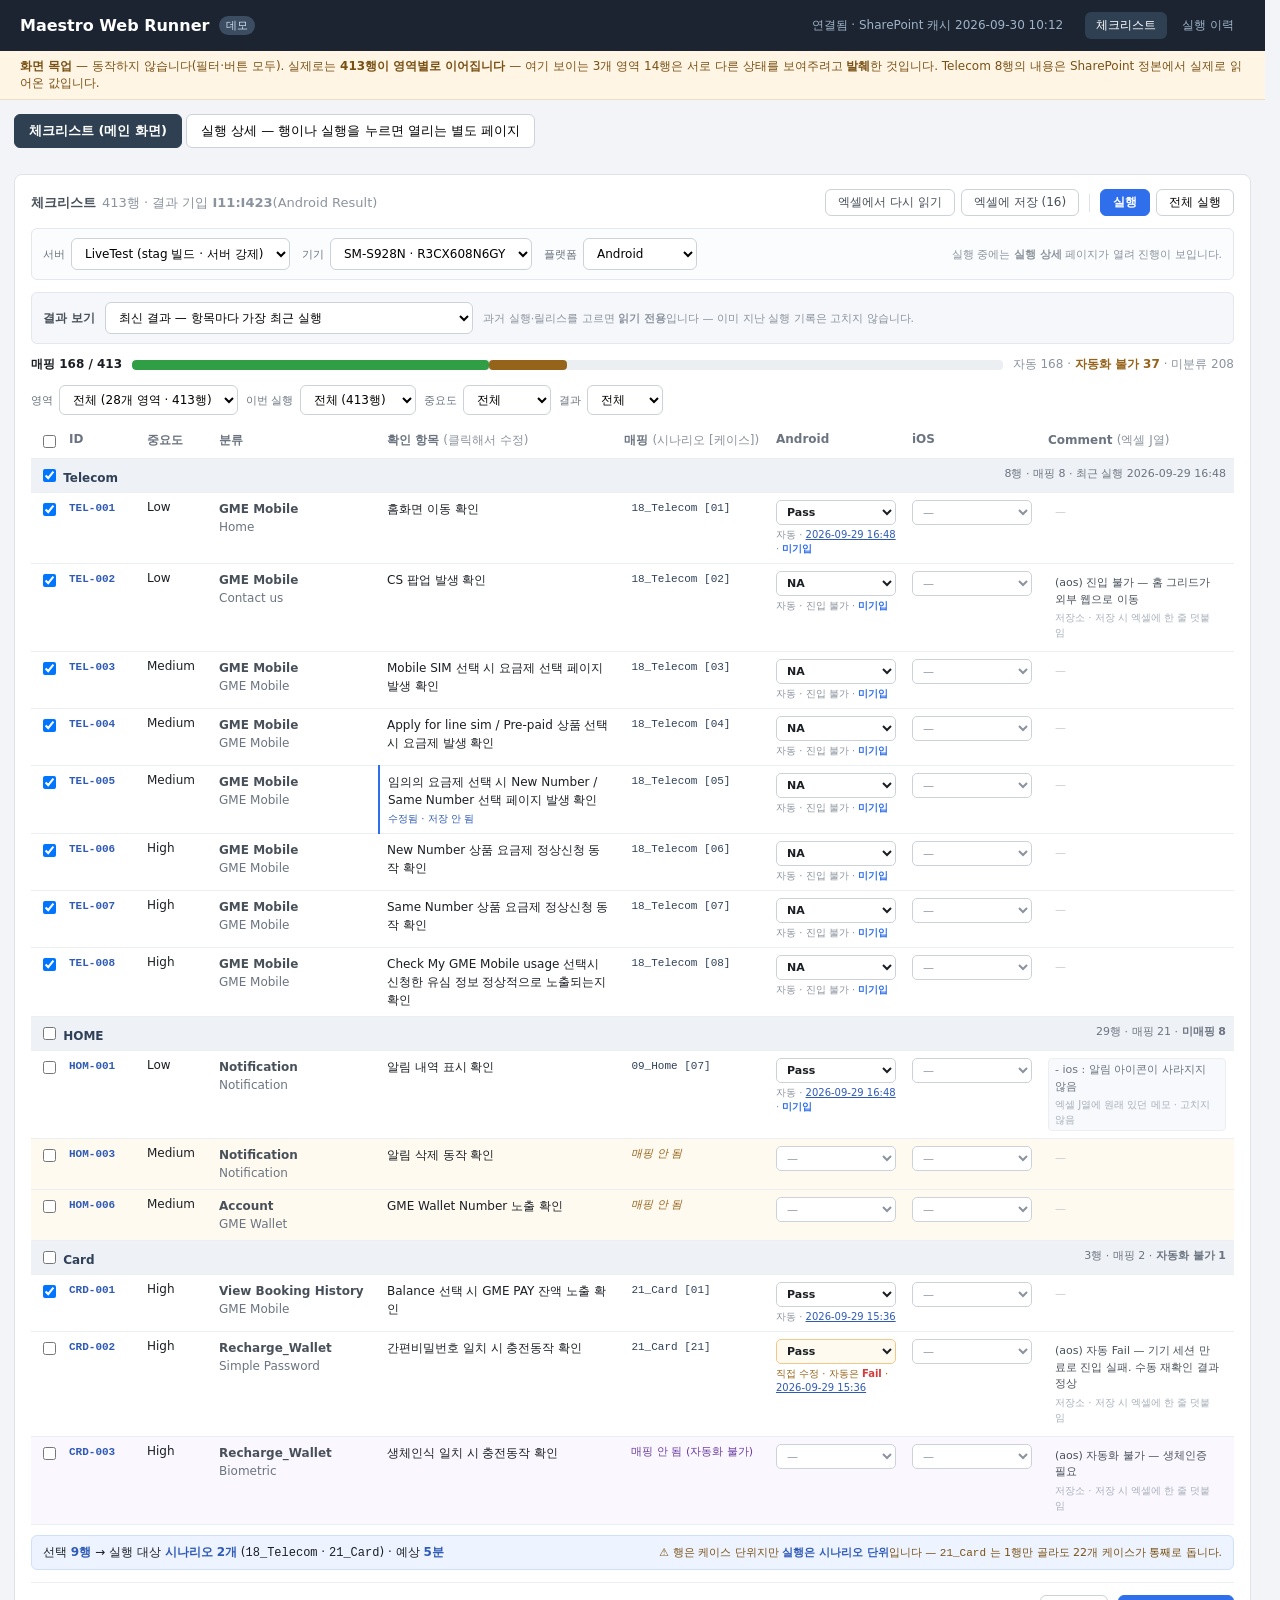
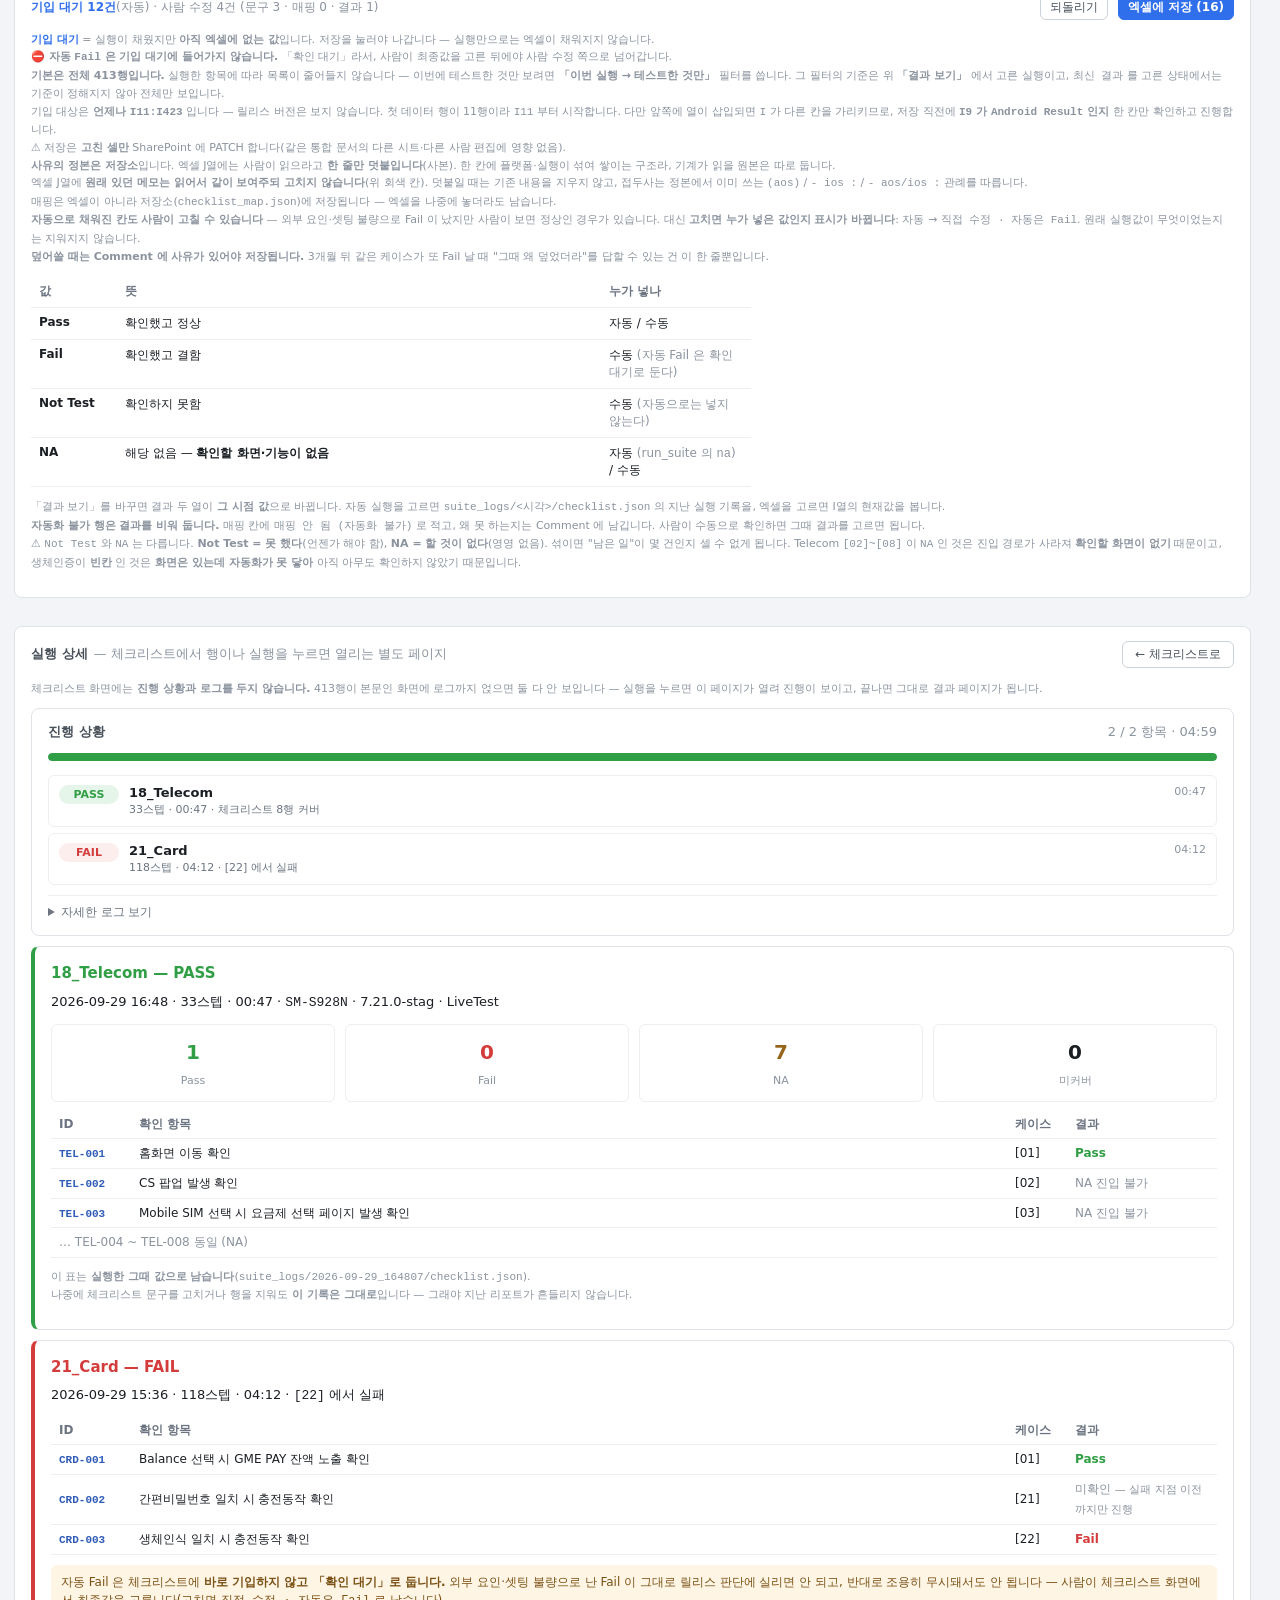
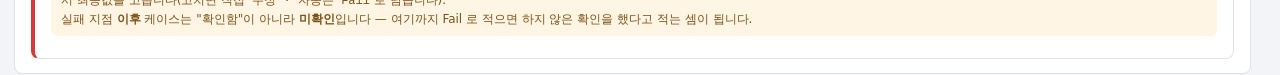
<file: web-runner/static/checklist.mock.html>
<!DOCTYPE html>
<html lang="ko">
<head>
  <meta charset="utf-8">
  <meta name="viewport" content="width=device-width, initial-scale=1">
  <title>체크리스트 — 화면 목업</title>
  <link rel="stylesheet" href="style.css">
  <style>
    /* 목업 전용. 확정되면 style.css 로 옮긴다. */
    main.wide { flex-direction: column; align-items: stretch; }

    .mockbar {
      background: #fff5e5; color: #7a5115; font-size: 12px;
      padding: 7px 20px; border-bottom: 1px solid #f0dfc0;
    }

    .tabs { display: flex; gap: 4px; margin-bottom: 12px; }
    .tabs button.on { background: #2f4053; border-color: #2f4053; color: #fff; font-weight: 600; }

    /* 매핑 진척 */
    .cov { display: flex; align-items: center; gap: 10px; font-size: 12px; }
    .cov .barwrap { flex: 1; margin: 0; height: 10px; }
    .cov .bar { background: #2f9e44; }
    .cov .bar.part { background: #96631a; }

    /* 결과 보기 — 지금 화면의 결과 칸이 '어느 실행 것'인지 정하는 단 하나의 셀렉트 */
    .basisrow {
      display: flex; align-items: center; gap: 10px; flex-wrap: wrap;
      padding: 9px 11px; margin-bottom: 12px;
      background: #f5f7fa; border: 1px solid #e3e8ee; border-radius: 6px;
    }
    .basisrow > label { font-size: 12px; color: #48505a; font-weight: 600; }
    .basisrow select { font-size: 12px; min-width: 330px; }
    .basisrow .muted { font-size: 11px; }

    .filters { display: flex; gap: 8px; flex-wrap: wrap; align-items: center; margin: 12px 0 10px; }
    /* 필터 이름은 셀렉트 밖에 둔다 — 안에 넣으면 선택지처럼 보이고, 고르고 나면 사라진다 */
    .vbar { width: 1px; height: 18px; background: #dfe3e8; margin: 0 4px; }

    /* 실행 환경 — 실행 버튼과 같은 화면에 있어야 무엇으로 도는지 보인다 */
    .envrow {
      display: flex; align-items: center; gap: 12px; flex-wrap: wrap;
      padding: 9px 11px; margin-bottom: 12px;
      background: #fbfcfd; border: 1px solid #e3e8ee; border-radius: 6px;
    }
    .envrow label.f { display: flex; align-items: center; gap: 6px; }
    .envrow label.f > span { font-size: 11px; color: #6b7480; white-space: nowrap; }
    .envrow select { font-size: 12px; }
    .envrow .muted { font-size: 11px; }

    /* 선택 → 실행 대상 요약. 행은 케이스 단위지만 실행은 시나리오 단위다. */
    .selbar {
      display: flex; align-items: center; gap: 8px; flex-wrap: wrap;
      padding: 8px 11px; margin: 10px 0 0;
      background: #eef4ff; border: 1px solid #cfe0ff; border-radius: 6px; font-size: 12px;
    }
    .selbar b { color: #2f5bb7; }
    .selbar .warn2 { color: #7a5115; font-size: 11px; }

    .c-chk { width: 30px; }
    table.cl td.c-chk, table.cl th.c-chk { padding-right: 0; }

    .filters label.f { display: flex; align-items: center; gap: 6px; }
    .filters label.f > span { font-size: 11px; color: #6b7480; white-space: nowrap; }
    .filters select {
      padding: 6px 9px; border: 1px solid #ccd2d9; border-radius: 6px;
      font-size: 12px; font-family: inherit; background: #fff;
    }

    table.cl { width: 100%; border-collapse: collapse; }
    table.cl th, table.cl td {
      text-align: left; padding: 7px 8px; border-bottom: 1px solid #eceff2;
      font-size: 12px; vertical-align: top;
    }
    table.cl th { color: #6b7480; font-weight: 600; white-space: nowrap; }
    table.cl tr:hover td { background: #f7f9fc; }

    .c-id    { width: 78px; }
    .c-pri   { width: 72px; }
    .c-depth { width: 168px; }
    .c-map   { width: 150px; }
    .c-res   { width: 136px; }
    .c-cmt   { width: 194px; }

    .id { font-family: "Cascadia Mono", Consolas, monospace; font-size: 11px; color: #2f5bb7; font-weight: 600; }
    .depth { color: #6b7480; font-size: 11px; line-height: 1.5; }
    .depth b { color: #48505a; font-weight: 600; display: block; }

    .txt { line-height: 1.5; }
    .txt[contenteditable]:focus { outline: 2px solid #2f6feb; border-radius: 3px; background: #fff; }
    .edited { border-left: 2px solid #2f6feb; padding-left: 6px; }
    .edited::after {
      content: "수정됨 · 저장 안 됨"; display: block;
      font-size: 10px; color: #2f5bb7; margin-top: 2px;
    }

    /* 매핑은 한 줄 텍스트. 클릭하면 그 자리에서 고친다. */
    .map {
      font-family: "Cascadia Mono", Consolas, monospace; font-size: 11px;
      color: #2f4058; white-space: nowrap;
      padding: 3px 6px; border-radius: 4px; border: 1px solid transparent;
    }
    .map:hover { border-color: #ccd2d9; background: #fff; }
    .map:focus { outline: none; border-color: #2f6feb; background: #fff; }
    .map.none { color: #96631a; font-style: italic; font-family: inherit; }
    /* 저장할 때 -DumpJson 에 없는 이름이면 이렇게 표시한다 */
    .map.bad { color: #a02c2c; border-color: #e8b4b4; background: #fdeeee; }
    /* 자동화 불가 = 「매핑 안 됨」의 한 갈래. 사유는 Comment 에 적는다. */
    .map.none.manual { color: #6b3fa0; font-style: normal; }
    .unmapped td { background: #fffaf0; }

    /* 결과 수동 입력 — 엑셀에 실제로 쓰이는 값만 고를 수 있게 한다.
       (정본에 'pass' 소문자 5건과 확인 문구가 결과칸에 들어간 행이 섞여 있다) */
    .rsel {
      width: 100%; font-size: 11px; padding: 4px 6px;
      border: 1px solid #ccd2d9; border-radius: 5px; background: #fff;
      font-family: inherit; color: #8b939e;
    }
    .rsel.set { color: #1b1f24; font-weight: 600; }
    .rsel.over { border-color: #f0c98a; background: #fffaf0; }

    /* 출처 — 이 값이 실행에서 나온 건지 사람이 고친 건지. 셀렉트만 두면 이게 사라진다. */
    .prov { display: block; font-size: 10px; color: #8b939e; margin-top: 3px; line-height: 1.4; }
    .prov a { color: #2f5bb7; }
    .prov.over { color: #96631a; }
    /* 실행이 채웠지만 아직 엑셀에 안 나간 값 */
    .pend { color: #2f6feb; font-weight: 600; }
    .prov.over b { color: #d43c3c; }

    /* Comment — 엑셀 J열. 이미 "(aos)" / "- ios :" 접두사 관례가 쓰이고 있어 그대로 따른다. */
    .cmt {
      display: block; font-size: 11px; line-height: 1.5; color: #48505a;
      padding: 3px 6px; border-radius: 4px; border: 1px solid transparent; min-height: 22px;
    }
    .cmt:hover { border-color: #ccd2d9; background: #fff; }
    .cmt:focus { outline: none; border-color: #2f6feb; background: #fff; }
    .cmt:empty::before { content: "—"; color: #c3c9d1; }
    /* 자동값을 덮었는데 사유가 비어 있으면 저장을 막는다 */
    .cmt.need { border-color: #e8b4b4; background: #fdeeee; }
    .cmt.need:empty::before { content: "덮어쓴 사유를 적어야 저장됩니다"; color: #a02c2c; }
    /* 사유의 정본은 저장소다. 엑셀 J열에 원래 있던 메모는 읽어서 같이 보여주되 고치지 않는다. */
    .cmt .from { display: block; font-size: 10px; color: #a8b0ba; margin-top: 2px; }
    .cmt.xlsx { color: #6b7480; background: #f7f9fc; border-color: #eceff2; }
    .cmt.xlsx:hover { border-color: #eceff2; }
    .rsel:focus { outline: none; border-color: #2f6feb; }
    .manualrow td { background: #faf7ff; }
    .manualrow:hover td { background: #f4eeff; }
    .unmapped:hover td { background: #fff5e5; }

    .res { display: block; font-weight: 600; }
    .res .when { display: block; font-weight: normal; color: #8b939e; font-size: 10px; margin-top: 1px; }
    .res a { color: #2f5bb7; }
    .na { color: #8b939e; }

    .badge {
      display: inline-block; font-size: 10px; padding: 1px 6px; border-radius: 8px;
    }
    .badge.auto   { background: #eef4ff; color: #2f5bb7; }
    .badge.manual { background: #eceff2; color: #6b7480; }
    .badge.na     { background: #eceff2; color: #8b939e; }

    .areahead td {
      background: #eef1f5; font-weight: 700; font-size: 12px; color: #2f4058;
      border-bottom: 1px solid #dfe3e8;
    }
    .areahead .right { float: right; font-weight: normal; color: #6b7480; font-size: 11px; }

    .footbar {
      display: flex; align-items: center; gap: 10px;
      margin-top: 12px; padding-top: 12px; border-top: 1px solid #eceff2; font-size: 12px;
    }
    .note { font-size: 11px; color: #8b939e; line-height: 1.6; }
  </style>
</head>
<body>

<header class="topbar">
  <h1>Maestro Web Runner</h1>
  <span class="tag">데모</span>
  <span class="conn">연결됨 · SharePoint 캐시 2026-09-30 10:12</span>
  <nav class="topnav">
    <a href="#" class="on">체크리스트</a>
    <a href="/history.html">실행 이력</a>
  </nav>
</header>

<div class="mockbar">
  <strong>화면 목업</strong> — 동작하지 않습니다(필터·버튼 모두). 실제로는 <b>413행이 영역별로 이어집니다</b> — 여기 보이는 3개 영역 14행은 서로 다른 상태를 보여주려고 <b>발췌</b>한 것입니다. Telecom 8행의 내용은 SharePoint 정본에서 실제로 읽어온 값입니다.
</div>

<main class="wide">

  <div class="tabs">
    <button class="on" type="button">체크리스트 (메인 화면)</button>
    <button type="button">실행 상세 — 행이나 실행을 누르면 열리는 별도 페이지</button>
  </div>

  <!-- ─────────── ① 체크리스트 · 매핑 ─────────── -->
  <section class="panel">
    <h2>체크리스트
      <span class="muted">413행 · 결과 기입 <b>I11:I423</b>(Android Result)</span>
      <span class="spacer"></span>
      <button class="ghost small" type="button">엑셀에서 다시 읽기</button>
      <button class="ghost small" type="button">엑셀에 저장 (16)</button>
      <span class="vbar"></span>
      <button class="danger small hidden" type="button">중단</button>
      <button class="primary small" type="button">실행</button>
      <button class="small" type="button">전체 실행</button>
    </h2>

    <div class="envrow">
      <label class="f"><span>서버</span>
        <select><option selected>LiveTest (stag 빌드 · 서버 강제)</option><option>운영(Live) — 실자금</option></select>
      </label>
      <label class="f"><span>기기</span>
        <select><option selected>SM-S928N · R3CX608N6GY</option></select>
      </label>
      <label class="f"><span>플랫폼</span>
        <select><option selected>Android</option><option disabled>iOS (준비 중)</option></select>
      </label>
      <span class="spacer"></span>
      <span class="muted">실행 중에는 <b>실행 상세</b> 페이지가 열려 진행이 보입니다.</span>
    </div>

    <div class="basisrow">
      <label for="basis">결과 보기</label>
      <select id="basis">
        <optgroup label="자동 실행 (suite_logs)">
          <option selected>최신 결과 — 항목마다 가장 최근 실행</option>
          <option>2026-09-29 16:48 · 5항목 · SM-S928N · 7.21.0-stag</option>
          <option>2026-09-29 15:36 · 5항목 · SM-S928N · 7.21.0-stag</option>
          <option>2026-09-28 17:38 · 1항목 · SM-S928N · 7.21.0-stag</option>
          <option>2026-09-23 17:08 · 25항목 · SM-S911N · 7.20.0-stag</option>
        </optgroup>
        <optgroup label="엑셀">
          <option>엑셀 현재값 — I열에 지금 적혀 있는 것</option>
        </optgroup>
      </select>
      <span class="muted">과거 실행·릴리스를 고르면 <b>읽기 전용</b>입니다 — 이미 지난 실행 기록은 고치지 않습니다.</span>
    </div>

    <div class="cov">
      <span><b>매핑 168 / 413</b></span>
      <div class="barwrap">
        <div class="bar" style="width:41%; float:left"></div>
        <div class="bar part" style="width:9%; float:left"></div>
      </div>
      <span class="muted">자동 168 · <b style="color:#96631a">자동화 불가 37</b> · 미분류 208</span>
    </div>

    <div class="filters">
      <label class="f"><span>영역</span>
        <select><option selected>전체 (28개 영역 · 413행)</option><option>Telecom (8)</option><option>HOME (29)</option><option>MENU (106)</option></select>
      </label>
      <label class="f" title="기준은 위 「결과 보기」 에서 고른 실행입니다"><span>이번 실행</span>
        <select>
          <option selected>전체 (413행)</option>
          <option>테스트한 것만</option>
          <option>빠진 것만</option>
        </select>
      </label>
      <label class="f"><span>중요도</span>
        <select><option selected>전체</option><option>High</option><option>Medium</option><option>Low</option></select>
      </label>
      <label class="f"><span>결과</span>
        <select><option selected>전체</option><option>Pass</option><option>Fail</option><option>미실행</option></select>
      </label>
    </div>

    <table class="cl">
      <thead>
        <tr>
          <th class="c-chk"><input type="checkbox"></th>
          <th class="c-id">ID</th>
          <th class="c-pri">중요도</th>
          <th class="c-depth">분류</th>
          <th>확인 항목 <span class="muted">(클릭해서 수정)</span></th>
          <th class="c-map">매핑 <span class="muted">(시나리오 [케이스])</span></th>
          <th class="c-res">Android</th>
          <th class="c-res">iOS</th>
          <th class="c-cmt">Comment <span class="muted">(엑셀 J열)</span></th>
        </tr>
      </thead>
      <tbody>
        <tr class="areahead"><td colspan="9"><input type="checkbox" checked> Telecom <span class="right">8행 · 매핑 8 · 최근 실행 2026-09-29 16:48</span></td></tr>

        <tr>
          <td class="c-chk"><input type="checkbox" checked></td>
          <td><span class="id">TEL-001</span></td>
          <td>Low</td>
          <td class="depth"><b>GME Mobile</b>Home</td>
          <td class="txt" contenteditable>홈화면 이동 확인</td>
          <td><span class="map" contenteditable>18_Telecom [01]</span></td>
          <td><select class="rsel set"><option>—</option><option selected>Pass</option><option>Fail</option><option>Not Test</option><option>NA</option></select>
              <span class="prov">자동 · <a href="#">2026-09-29 16:48</a> · <b class="pend">미기입</b></span></td>
          <td><select class="rsel"><option>—</option><option>Pass</option><option>Fail</option><option>Not Test</option><option>NA</option></select></td>
          <td><span class="cmt" contenteditable></span></td>
        </tr>

        <tr>
          <td class="c-chk"><input type="checkbox" checked></td>
          <td><span class="id">TEL-002</span></td>
          <td>Low</td>
          <td class="depth"><b>GME Mobile</b>Contact us</td>
          <td class="txt" contenteditable>CS 팝업 발생 확인</td>
          <td><span class="map" contenteditable>18_Telecom [02]</span></td>
          <td><select class="rsel set"><option>—</option><option>Pass</option><option>Fail</option><option>Not Test</option><option selected>NA</option></select>
              <span class="prov">자동 · 진입 불가 · <b class="pend">미기입</b></span></td>
          <td><select class="rsel"><option>—</option><option>Pass</option><option>Fail</option><option>Not Test</option><option>NA</option></select></td>
          <td><span class="cmt" contenteditable>(aos) 진입 불가 — 홈 그리드가 외부 웹으로 이동<span class="from">저장소 · 저장 시 엑셀에 한 줄 덧붙임</span></span></td>
        </tr>

        <tr>
          <td class="c-chk"><input type="checkbox" checked></td>
          <td><span class="id">TEL-003</span></td>
          <td>Medium</td>
          <td class="depth"><b>GME Mobile</b>GME Mobile</td>
          <td class="txt" contenteditable>Mobile SIM 선택 시 요금제 선택 페이지 발생 확인</td>
          <td><span class="map" contenteditable>18_Telecom [03]</span></td>
          <td><select class="rsel set"><option>—</option><option>Pass</option><option>Fail</option><option>Not Test</option><option selected>NA</option></select>
              <span class="prov">자동 · 진입 불가 · <b class="pend">미기입</b></span></td>
          <td><select class="rsel"><option>—</option><option>Pass</option><option>Fail</option><option>Not Test</option><option>NA</option></select></td>
          <td><span class="cmt" contenteditable></span></td>
        </tr>

        <tr>
          <td class="c-chk"><input type="checkbox" checked></td>
          <td><span class="id">TEL-004</span></td>
          <td>Medium</td>
          <td class="depth"><b>GME Mobile</b>GME Mobile</td>
          <td class="txt" contenteditable>Apply for line sim / Pre-paid 상품 선택시 요금제 발생 확인</td>
          <td><span class="map" contenteditable>18_Telecom [04]</span></td>
          <td><select class="rsel set"><option>—</option><option>Pass</option><option>Fail</option><option>Not Test</option><option selected>NA</option></select>
              <span class="prov">자동 · 진입 불가 · <b class="pend">미기입</b></span></td>
          <td><select class="rsel"><option>—</option><option>Pass</option><option>Fail</option><option>Not Test</option><option>NA</option></select></td>
          <td><span class="cmt" contenteditable></span></td>
        </tr>

        <tr>
          <td class="c-chk"><input type="checkbox" checked></td>
          <td><span class="id">TEL-005</span></td>
          <td>Medium</td>
          <td class="depth"><b>GME Mobile</b>GME Mobile</td>
          <td class="txt edited" contenteditable>임의의 요금제 선택 시 New Number / Same Number 선택 페이지 발생 확인</td>
          <td><span class="map" contenteditable>18_Telecom [05]</span></td>
          <td><select class="rsel set"><option>—</option><option>Pass</option><option>Fail</option><option>Not Test</option><option selected>NA</option></select>
              <span class="prov">자동 · 진입 불가 · <b class="pend">미기입</b></span></td>
          <td><select class="rsel"><option>—</option><option>Pass</option><option>Fail</option><option>Not Test</option><option>NA</option></select></td>
          <td><span class="cmt" contenteditable></span></td>
        </tr>

        <tr>
          <td class="c-chk"><input type="checkbox" checked></td>
          <td><span class="id">TEL-006</span></td>
          <td>High</td>
          <td class="depth"><b>GME Mobile</b>GME Mobile</td>
          <td class="txt" contenteditable>New Number 상품 요금제 정상신청 동작 확인</td>
          <td><span class="map" contenteditable>18_Telecom [06]</span></td>
          <td><select class="rsel set"><option>—</option><option>Pass</option><option>Fail</option><option>Not Test</option><option selected>NA</option></select>
              <span class="prov">자동 · 진입 불가 · <b class="pend">미기입</b></span></td>
          <td><select class="rsel"><option>—</option><option>Pass</option><option>Fail</option><option>Not Test</option><option>NA</option></select></td>
          <td><span class="cmt" contenteditable></span></td>
        </tr>

        <tr>
          <td class="c-chk"><input type="checkbox" checked></td>
          <td><span class="id">TEL-007</span></td>
          <td>High</td>
          <td class="depth"><b>GME Mobile</b>GME Mobile</td>
          <td class="txt" contenteditable>Same Number 상품 요금제 정상신청 동작 확인</td>
          <td><span class="map" contenteditable>18_Telecom [07]</span></td>
          <td><select class="rsel set"><option>—</option><option>Pass</option><option>Fail</option><option>Not Test</option><option selected>NA</option></select>
              <span class="prov">자동 · 진입 불가 · <b class="pend">미기입</b></span></td>
          <td><select class="rsel"><option>—</option><option>Pass</option><option>Fail</option><option>Not Test</option><option>NA</option></select></td>
          <td><span class="cmt" contenteditable></span></td>
        </tr>

        <tr>
          <td class="c-chk"><input type="checkbox" checked></td>
          <td><span class="id">TEL-008</span></td>
          <td>High</td>
          <td class="depth"><b>GME Mobile</b>GME Mobile</td>
          <td class="txt" contenteditable>Check My GME Mobile usage 선택시 신청한 유심 정보 정상적으로 노출되는지 확인</td>
          <td><span class="map" contenteditable>18_Telecom [08]</span></td>
          <td><select class="rsel set"><option>—</option><option>Pass</option><option>Fail</option><option>Not Test</option><option selected>NA</option></select>
              <span class="prov">자동 · 진입 불가 · <b class="pend">미기입</b></span></td>
          <td><select class="rsel"><option>—</option><option>Pass</option><option>Fail</option><option>Not Test</option><option>NA</option></select></td>
          <td><span class="cmt" contenteditable></span></td>
        </tr>

        <tr class="areahead"><td colspan="9"><input type="checkbox"> HOME <span class="right">29행 · 매핑 21 · <b>미매핑 8</b></span></td></tr>

        <tr>
          <td class="c-chk"><input type="checkbox"></td>
          <td><span class="id">HOM-001</span></td>
          <td>Low</td>
          <td class="depth"><b>Notification</b>Notification</td>
          <td class="txt" contenteditable>알림 내역 표시 확인</td>
          <td><span class="map" contenteditable>09_Home [07]</span></td>
          <td><select class="rsel set"><option>—</option><option selected>Pass</option><option>Fail</option><option>Not Test</option><option>NA</option></select>
              <span class="prov">자동 · <a href="#">2026-09-29 16:48</a> · <b class="pend">미기입</b></span></td>
          <td><select class="rsel"><option>—</option><option>Pass</option><option>Fail</option><option>Not Test</option><option>NA</option></select></td>
          <td><span class="cmt xlsx">- ios : 알림 아이콘이 사라지지 않음<span class="from">엑셀 J열에 원래 있던 메모 · 고치지 않음</span></span></td>
        </tr>

        <tr class="unmapped">
          <td class="c-chk"><input type="checkbox"></td>
          <td><span class="id">HOM-003</span></td>
          <td>Medium</td>
          <td class="depth"><b>Notification</b>Notification</td>
          <td class="txt" contenteditable>알림 삭제 동작 확인</td>
          <td><span class="map none" contenteditable>매핑 안 됨</span></td>
          <td><select class="rsel"><option>—</option><option>Pass</option><option>Fail</option><option>Not Test</option><option>NA</option></select></td>
          <td><select class="rsel"><option>—</option><option>Pass</option><option>Fail</option><option>Not Test</option><option>NA</option></select></td>
          <td><span class="cmt" contenteditable></span></td>
        </tr>

        <tr class="unmapped">
          <td class="c-chk"><input type="checkbox"></td>
          <td><span class="id">HOM-006</span></td>
          <td>Medium</td>
          <td class="depth"><b>Account</b>GME Wallet</td>
          <td class="txt" contenteditable>GME Wallet Number 노출 확인</td>
          <td><span class="map none" contenteditable>매핑 안 됨</span></td>
          <td><select class="rsel"><option>—</option><option>Pass</option><option>Fail</option><option>Not Test</option><option>NA</option></select></td>
          <td><select class="rsel"><option>—</option><option>Pass</option><option>Fail</option><option>Not Test</option><option>NA</option></select></td>
          <td><span class="cmt" contenteditable></span></td>
        </tr>

        <tr class="areahead"><td colspan="9"><input type="checkbox"> Card <span class="right">3행 · 매핑 2 · <b>자동화 불가 1</b></span></td></tr>

        <tr>
          <td class="c-chk"><input type="checkbox" checked></td>
          <td><span class="id">CRD-001</span></td>
          <td>High</td>
          <td class="depth"><b>View Booking History</b>GME Mobile</td>
          <td class="txt" contenteditable>Balance 선택 시 GME PAY 잔액 노출 확인</td>
          <td><span class="map" contenteditable>21_Card [01]</span></td>
          <td><select class="rsel set"><option>—</option><option selected>Pass</option><option>Fail</option><option>Not Test</option><option>NA</option></select>
              <span class="prov">자동 · <a href="#">2026-09-29 15:36</a></span></td>
          <td><select class="rsel"><option>—</option><option>Pass</option><option>Fail</option><option>Not Test</option><option>NA</option></select></td>
          <td><span class="cmt" contenteditable></span></td>
        </tr>

        <tr>
          <td class="c-chk"><input type="checkbox"></td>
          <td><span class="id">CRD-002</span></td>
          <td>High</td>
          <td class="depth"><b>Recharge_Wallet</b>Simple Password</td>
          <td class="txt" contenteditable>간편비밀번호 일치 시 충전동작 확인</td>
          <td><span class="map" contenteditable>21_Card [21]</span></td>
          <td><select class="rsel set over"><option>—</option><option selected>Pass</option><option>Fail</option><option>Not Test</option><option>NA</option></select>
              <span class="prov over">직접 수정 · 자동은 <b>Fail</b> · <a href="#">2026-09-29 15:36</a></span></td>
          <td><select class="rsel"><option>—</option><option>Pass</option><option>Fail</option><option>Not Test</option><option>NA</option></select></td>
          <td><span class="cmt" contenteditable>(aos) 자동 Fail — 기기 세션 만료로 진입 실패. 수동 재확인 결과 정상<span class="from">저장소 · 저장 시 엑셀에 한 줄 덧붙임</span></span></td>
        </tr>

        <tr class="manualrow">
          <td class="c-chk"><input type="checkbox"></td>
          <td><span class="id">CRD-003</span></td>
          <td>High</td>
          <td class="depth"><b>Recharge_Wallet</b>Biometric</td>
          <td class="txt" contenteditable>생체인식 일치 시 충전동작 확인</td>
          <td><span class="map none manual" contenteditable>매핑 안 됨 (자동화 불가)</span></td>
          <td><select class="rsel"><option selected>—</option><option>Pass</option><option>Fail</option><option>Not Test</option><option>NA</option></select></td>
          <td><select class="rsel"><option>—</option><option>Pass</option><option>Fail</option><option>Not Test</option><option>NA</option></select></td>
          <td><span class="cmt" contenteditable>(aos) 자동화 불가 — 생체인증 필요<span class="from">저장소 · 저장 시 엑셀에 한 줄 덧붙임</span></span></td>
        </tr>
      </tbody>
    </table>

    <div class="selbar">
      <span>선택 <b>9행</b> → 실행 대상 <b>시나리오 2개</b>
        (<code>18_Telecom</code> · <code>21_Card</code>) · 예상 <b>5분</b></span>
      <span class="spacer"></span>
      <span class="warn2">⚠️ 행은 케이스 단위지만 <b>실행은 시나리오 단위</b>입니다 —
        <code>21_Card</code> 는 1행만 골라도 22개 케이스가 통째로 돕니다.</span>
    </div>

    <div class="footbar">
      <span class="muted"><b class="pend">기입 대기 12건</b>(자동) · 사람 수정 4건<span class="muted"> (문구 3 · 매핑 0 · 결과 1)</span></span>
      <span class="spacer"></span>
      <button class="ghost small" type="button">되돌리기</button>
      <button class="primary small" type="button">엑셀에 저장 (16)</button>
    </div>

    <p class="note">
      <b class="pend">기입 대기</b> = 실행이 채웠지만 <b>아직 엑셀에 없는 값</b>입니다.
      저장을 눌러야 나갑니다 — 실행만으로는 엑셀이 채워지지 않습니다.<br>
      ⛔ <b>자동 <code>Fail</code> 은 기입 대기에 들어가지 않습니다.</b> 「확인 대기」라서,
      사람이 최종값을 고른 뒤에야 사람 수정 쪽으로 넘어갑니다.<br>
      <b>기본은 전체 413행입니다.</b> 실행한 항목에 따라 목록이 줄어들지 않습니다 —
      이번에 테스트한 것만 보려면 <b>「이번 실행 → 테스트한 것만」</b> 필터를 씁니다.
      그 필터의 기준은 위 <b>「결과 보기」</b> 에서 고른 실행이고, <code>최신 결과</code> 를
      고른 상태에서는 기준이 정해지지 않아 전체만 보입니다.<br>
      기입 대상은 <b>언제나 <code>I11:I423</code></b> 입니다 — 릴리스 버전은 보지 않습니다.
      첫 데이터 행이 11행이라 <code>I11</code> 부터 시작합니다.
      다만 앞쪽에 열이 삽입되면 <code>I</code> 가 다른 칸을 가리키므로,
      저장 직전에 <b><code>I9</code> 가 <code>Android Result</code> 인지</b> 한 칸만 확인하고 진행합니다.<br>
      ⚠️ 저장은 <b>고친 셀만</b> SharePoint 에 PATCH 합니다(같은 통합 문서의 다른 시트·다른 사람 편집에 영향 없음).<br>
      <b>사유의 정본은 저장소</b>입니다. 엑셀 J열에는 사람이 읽으라고 <b>한 줄만 덧붙입니다</b>(사본).
      한 칸에 플랫폼·실행이 섞여 쌓이는 구조라, 기계가 읽을 원본은 따로 둡니다.<br>
      엑셀 J열에 <b>원래 있던 메모는 읽어서 같이 보여주되 고치지 않습니다</b>(위 회색 칸).
      덧붙일 때는 기존 내용을 지우지 않고, 접두사는 정본에서 이미 쓰는
      <code>(aos)</code> / <code>- ios :</code> / <code>- aos/ios :</code> 관례를 따릅니다.<br>
      매핑은 엑셀이 아니라 저장소(<code>checklist_map.json</code>)에 저장됩니다 — 엑셀을 나중에 놓더라도 남습니다.<br>
      <b>자동으로 채워진 칸도 사람이 고칠 수 있습니다</b> — 외부 요인·셋팅 불량으로 Fail 이 났지만
      사람이 보면 정상인 경우가 있습니다. 대신 <b>고치면 누가 넣은 값인지 표시가 바뀝니다</b>:
      <code>자동</code> → <code>직접 수정 · 자동은 Fail</code>. 원래 실행값이 무엇이었는지는 지워지지 않습니다.<br>
      <b>덮어쓸 때는 Comment 에 사유가 있어야 저장됩니다.</b> 3개월 뒤 같은 케이스가 또 Fail 날 때
      "그때 왜 덮었더라"를 답할 수 있는 건 이 한 줄뿐입니다.
    </p>
    <table class="cl" style="max-width:720px; margin-top:4px">
      <thead><tr><th style="width:86px">값</th><th>뜻</th><th style="width:150px">누가 넣나</th></tr></thead>
      <tbody>
        <tr><td><b>Pass</b></td><td>확인했고 정상</td><td>자동 / 수동</td></tr>
        <tr><td><b>Fail</b></td><td>확인했고 결함</td><td>수동 <span class="muted">(자동 Fail 은 확인 대기로 둔다)</span></td></tr>
        <tr><td><b>Not Test</b></td><td>확인하지 못함</td><td>수동 <span class="muted">(자동으로는 넣지 않는다)</span></td></tr>
        <tr><td><b>NA</b></td><td>해당 없음 — <b>확인할 화면·기능이 없음</b></td><td>자동 <span class="muted">(run_suite 의 <code>na</code>)</span> / 수동</td></tr>
      </tbody>
    </table>
    <p class="note">
      「결과 보기」를 바꾸면 결과 두 열이 <b>그 시점 값</b>으로 바뀝니다. 자동 실행을 고르면
      <code>suite_logs/&lt;시각&gt;/checklist.json</code> 의 지난 실행 기록을, 엑셀을 고르면 I열의 현재값을 봅니다.<br>
      <b>자동화 불가 행은 결과를 비워 둡니다.</b> 매핑 칸에 <code>매핑 안 됨 (자동화 불가)</code> 로 적고,
      왜 못 하는지는 Comment 에 남깁니다. 사람이 수동으로 확인하면 그때 결과를 고르면 됩니다.<br>
      ⚠️ <code>Not Test</code> 와 <code>NA</code> 는 다릅니다. <b>Not Test = 못 했다</b>(언젠가 해야 함),
      <b>NA = 할 것이 없다</b>(영영 없음). 섞이면 "남은 일"이 몇 건인지 셀 수 없게 됩니다.
      Telecom <code>[02]~[08]</code> 이 <code>NA</code> 인 것은 진입 경로가 사라져 <b>확인할 화면이 없기</b> 때문이고,
      생체인증이 <b>빈칸</b> 인 것은 <b>화면은 있는데 자동화가 못 닿아</b> 아직 아무도 확인하지 않았기 때문입니다.
    </p>
  </section>

  <!-- ─────────── 실행 상세 (별도 페이지) ─────────── -->
  <section class="panel" style="margin-top:14px">
    <h2>실행 상세
      <span class="muted">— 체크리스트에서 행이나 실행을 누르면 열리는 별도 페이지</span>
      <span class="spacer"></span>
      <button class="ghost small" type="button">← 체크리스트로</button>
    </h2>

    <p class="note" style="margin-top:0">
      체크리스트 화면에는 <b>진행 상황과 로그를 두지 않습니다.</b> 413행이 본문인 화면에
      로그까지 얹으면 둘 다 안 보입니다 — 실행을 누르면 이 페이지가 열려 진행이 보이고,
      끝나면 그대로 결과 페이지가 됩니다.
    </p>

    <section class="panel" style="margin:0 0 10px">
      <h2>진행 상황 <span class="spacer"></span><span class="muted">2 / 2 항목 · 04:59</span></h2>
      <div class="barwrap"><div class="bar done" style="width:100%"></div></div>
      <div class="proglist">
        <div class="prog"><span class="chip PASS">PASS</span><div class="body">
          <span class="name">18_Telecom</span>
          <span class="now">33스텝 · 00:47 · 체크리스트 8행 커버</span></div>
          <span class="num">00:47</span></div>
        <div class="prog"><span class="chip FAIL">FAIL</span><div class="body">
          <span class="name">21_Card</span>
          <span class="now">118스텝 · 04:12 · [22] 에서 실패</span></div>
          <span class="num">04:12</span></div>
      </div>
      <details class="logbox"><summary>자세한 로그 보기</summary>
        <pre class="log"><span class="l-head"> &gt; Flow 18_Telecom</span>
Launch app... COMPLETED
Tap on "${HOME_TELECOM}"... COMPLETED
Assert that ".*gmemobile\.com.*" is visible... <span class="l-pass">COMPLETED</span>
Assert that id: bottom_item_home is not visible... <span class="l-pass">COMPLETED</span>
<span class="l-head"> &gt; Flow 21_Card</span>
Assert that "GME 카드 - EasyCare" is visible... <span class="l-fail">FAILED</span></pre>
      </details>
    </section>

    <section class="panel summary pass" style="margin:0">
      <div class="headline">18_Telecom — PASS</div>
      <div>2026-09-29 16:48 · 33스텝 · 00:47 · <code>SM-S928N</code> · 7.21.0-stag · LiveTest</div>

      <div class="stats" style="margin-top:10px">
        <div class="stat pass"><b>1</b><span>Pass</span></div>
        <div class="stat fail"><b>0</b><span>Fail</span></div>
        <div class="stat skip"><b>7</b><span>NA</span></div>
        <div class="stat"><b>0</b><span>미커버</span></div>
      </div>

      <table>
        <thead><tr><th style="width:80px">ID</th><th>확인 항목</th><th style="width:60px">케이스</th><th style="width:150px">결과</th></tr></thead>
        <tbody>
          <tr><td><span class="id">TEL-001</span></td><td>홈화면 이동 확인</td><td>[01]</td>
              <td class="st-PASS">Pass</td></tr>
          <tr><td><span class="id">TEL-002</span></td><td>CS 팝업 발생 확인</td><td>[02]</td>
              <td class="na">NA <span class="muted">진입 불가</span></td></tr>
          <tr><td><span class="id">TEL-003</span></td><td>Mobile SIM 선택 시 요금제 선택 페이지 발생 확인</td><td>[03]</td>
              <td class="na">NA <span class="muted">진입 불가</span></td></tr>
          <tr><td colspan="4" class="muted">… TEL-004 ~ TEL-008 동일 (NA)</td></tr>
        </tbody>
      </table>

      <p class="note" style="margin-top:10px">
        이 표는 <b>실행한 그때 값으로 남습니다</b>(<code>suite_logs/2026-09-29_164807/checklist.json</code>).<br>
        나중에 체크리스트 문구를 고치거나 행을 지워도 <b>이 기록은 그대로</b>입니다 — 그래야 지난 리포트가 흔들리지 않습니다.
      </p>
    </section>

    <section class="panel summary fail" style="margin-top:10px">
      <div class="headline">21_Card — FAIL</div>
      <div>2026-09-29 15:36 · 118스텝 · 04:12 · <code>[22]</code> 에서 실패</div>

      <table>
        <thead><tr><th style="width:80px">ID</th><th>확인 항목</th><th style="width:60px">케이스</th><th style="width:150px">결과</th></tr></thead>
        <tbody>
          <tr><td><span class="id">CRD-001</span></td><td>Balance 선택 시 GME PAY 잔액 노출 확인</td><td>[01]</td>
              <td class="st-PASS">Pass</td></tr>
          <tr><td><span class="id">CRD-002</span></td><td>간편비밀번호 일치 시 충전동작 확인</td><td>[21]</td>
              <td class="muted">미확인 <span style="font-size:11px">— 실패 지점 이전까지만 진행</span></td></tr>
          <tr><td><span class="id">CRD-003</span></td><td>생체인식 일치 시 충전동작 확인</td><td>[22]</td>
              <td class="st-FAIL">Fail</td></tr>
        </tbody>
      </table>

      <p class="warn" style="margin-top:10px">
        자동 Fail 은 체크리스트에 <b>바로 기입하지 않고 「확인 대기」로 둡니다.</b>
        외부 요인·셋팅 불량으로 난 Fail 이 그대로 릴리스 판단에 실리면 안 되고, 반대로 조용히 무시돼서도 안 됩니다
        — 사람이 체크리스트 화면에서 최종값을 고릅니다(고치면 <code>직접 수정 · 자동은 Fail</code> 로 남습니다).<br>
        실패 지점 <b>이후</b> 케이스는 "확인함"이 아니라 <b>미확인</b>입니다 — 여기까지 Fail 로 적으면 하지 않은 확인을 했다고 적는 셈이 됩니다.
      </p>
    </section>
  </section>

</main>
</body>
</html>
</file>
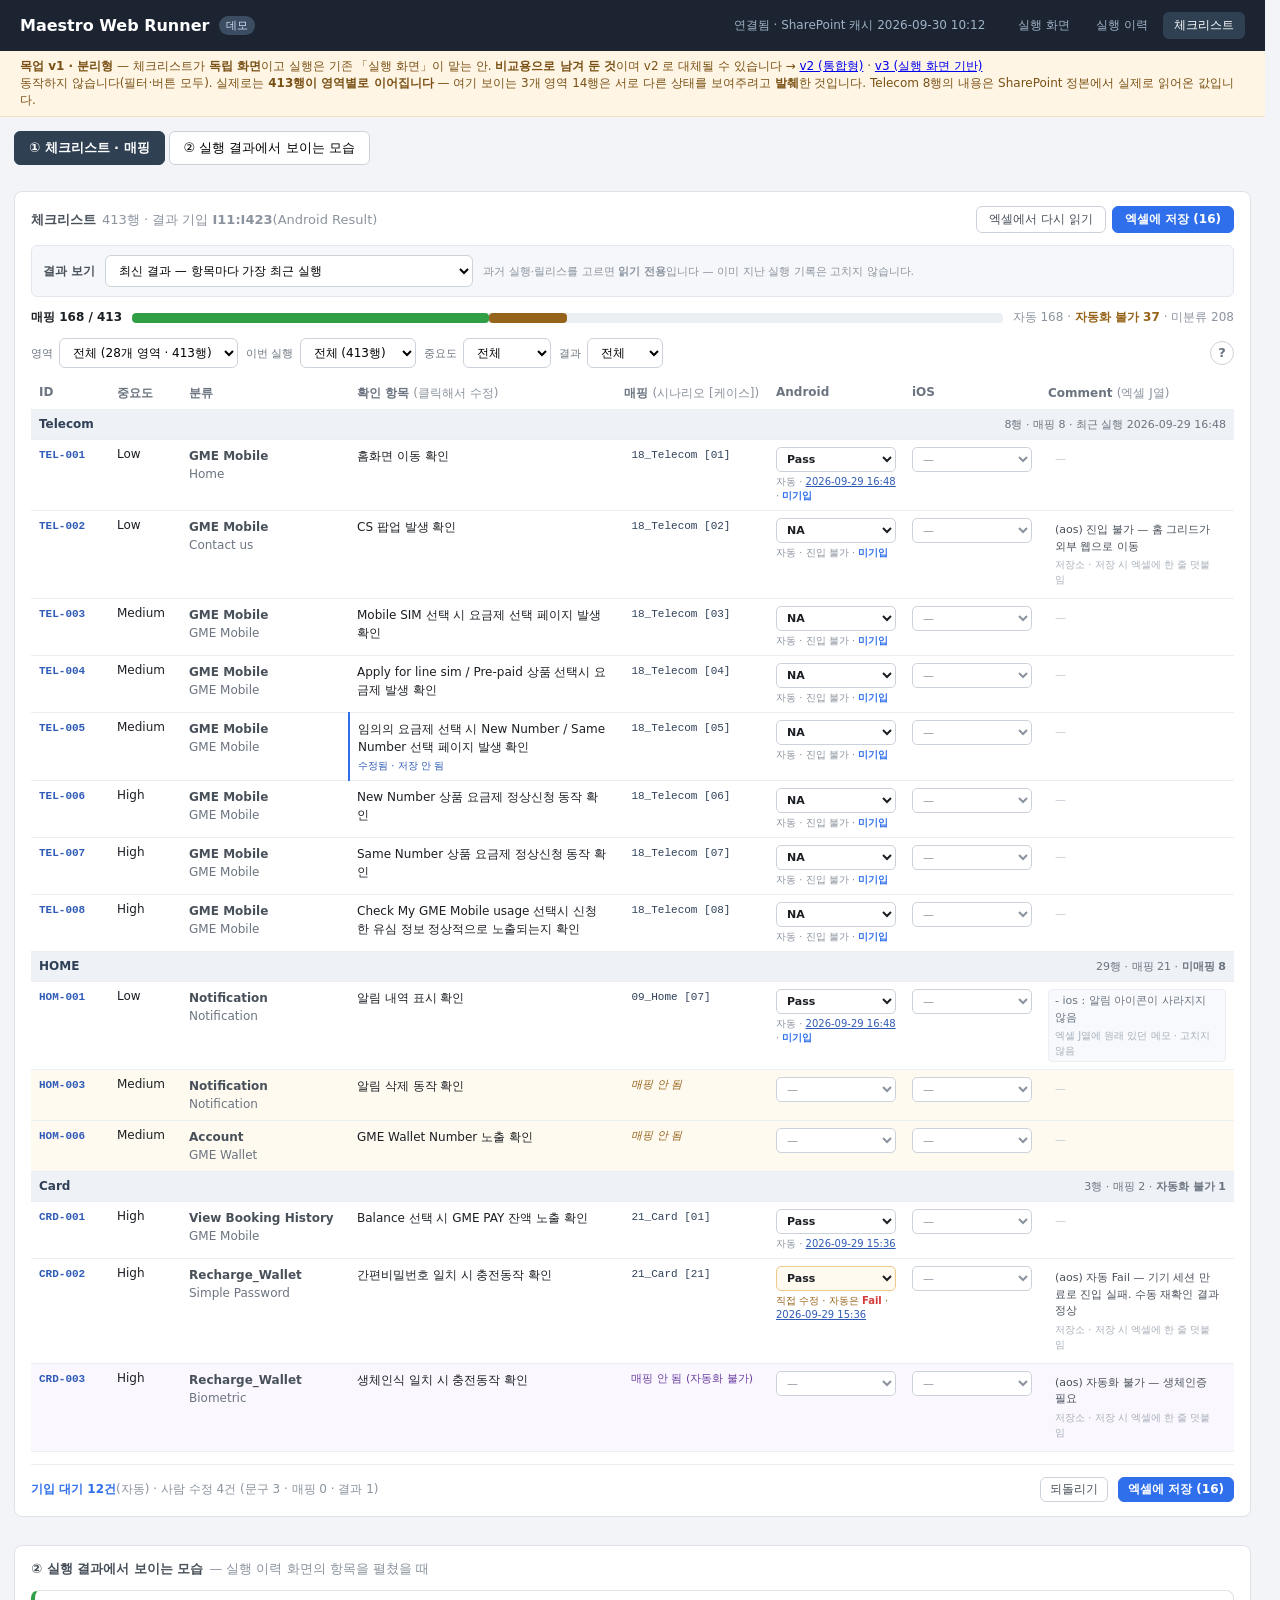
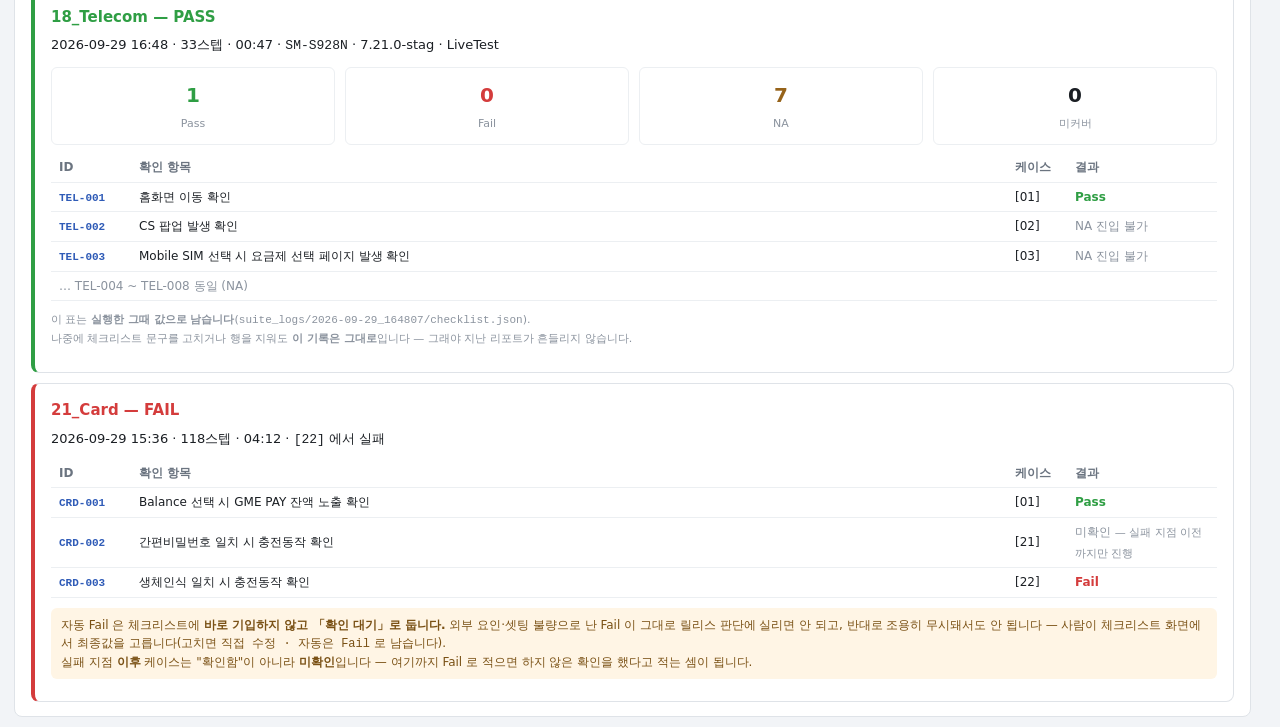
<file: web-runner/static/checklist.mock.v1.html>
<!DOCTYPE html>
<html lang="ko">
<head>
  <meta charset="utf-8">
  <meta name="viewport" content="width=device-width, initial-scale=1">
  <title>체크리스트 목업 v1 — 분리형</title>
  <link rel="stylesheet" href="style.css">
  <style>
    /* 목업 전용. 확정되면 style.css 로 옮긴다. */
    main.wide { flex-direction: column; align-items: stretch; }

    .mockbar {
      background: #fff5e5; color: #7a5115; font-size: 12px;
      padding: 7px 20px; border-bottom: 1px solid #f0dfc0;
    }

    .tabs { display: flex; gap: 4px; margin-bottom: 12px; }
    .tabs button.on { background: #2f4053; border-color: #2f4053; color: #fff; font-weight: 600; }

    /* 매핑 진척 */
    .cov { display: flex; align-items: center; gap: 10px; font-size: 12px; }
    .cov .barwrap { flex: 1; margin: 0; height: 10px; }
    .cov .bar { background: #2f9e44; }
    .cov .bar.part { background: #96631a; }

    /* 결과 보기 — 지금 화면의 결과 칸이 '어느 실행 것'인지 정하는 단 하나의 셀렉트 */
    .basisrow {
      display: flex; align-items: center; gap: 10px; flex-wrap: wrap;
      padding: 9px 11px; margin-bottom: 12px;
      background: #f5f7fa; border: 1px solid #e3e8ee; border-radius: 6px;
    }
    .basisrow > label { font-size: 12px; color: #48505a; font-weight: 600; }
    .basisrow select { font-size: 12px; min-width: 330px; }
    .basisrow .muted { font-size: 11px; }

    .filters { display: flex; gap: 8px; flex-wrap: wrap; align-items: center; margin: 12px 0 10px; }
    /* 필터 이름은 셀렉트 밖에 둔다 — 안에 넣으면 선택지처럼 보이고, 고르고 나면 사라진다 */
    .filters label.f { display: flex; align-items: center; gap: 6px; }
    .filters label.f > span { font-size: 11px; color: #6b7480; white-space: nowrap; }
    .filters select {
      padding: 6px 9px; border: 1px solid #ccd2d9; border-radius: 6px;
      font-size: 12px; font-family: inherit; background: #fff;
    }

    table.cl { width: 100%; border-collapse: collapse; }
    table.cl th, table.cl td {
      text-align: left; padding: 7px 8px; border-bottom: 1px solid #eceff2;
      font-size: 12px; vertical-align: top;
    }
    table.cl th { color: #6b7480; font-weight: 600; white-space: nowrap; }
    table.cl tr:hover td { background: #f7f9fc; }

    .c-id    { width: 78px; }
    .c-pri   { width: 72px; }
    .c-depth { width: 168px; }
    .c-map   { width: 150px; }
    .c-res   { width: 136px; }
    .c-cmt   { width: 194px; }

    .id { font-family: "Cascadia Mono", Consolas, monospace; font-size: 11px; color: #2f5bb7; font-weight: 600; }
    .depth { color: #6b7480; font-size: 11px; line-height: 1.5; }
    .depth b { color: #48505a; font-weight: 600; display: block; }

    .txt { line-height: 1.5; }
    .txt[contenteditable]:focus { outline: 2px solid #2f6feb; border-radius: 3px; background: #fff; }
    .edited { border-left: 2px solid #2f6feb; padding-left: 6px; }
    .edited::after {
      content: "수정됨 · 저장 안 됨"; display: block;
      font-size: 10px; color: #2f5bb7; margin-top: 2px;
    }

    /* 매핑은 한 줄 텍스트. 클릭하면 그 자리에서 고친다. */
    .map {
      font-family: "Cascadia Mono", Consolas, monospace; font-size: 11px;
      color: #2f4058; white-space: nowrap;
      padding: 3px 6px; border-radius: 4px; border: 1px solid transparent;
    }
    .map:hover { border-color: #ccd2d9; background: #fff; }
    .map:focus { outline: none; border-color: #2f6feb; background: #fff; }
    .map.none { color: #96631a; font-style: italic; font-family: inherit; }
    /* 저장할 때 -DumpJson 에 없는 이름이면 이렇게 표시한다 */
    .map.bad { color: #a02c2c; border-color: #e8b4b4; background: #fdeeee; }
    /* 자동화 불가 = 「매핑 안 됨」의 한 갈래. 사유는 Comment 에 적는다. */
    .map.none.manual { color: #6b3fa0; font-style: normal; }
    .unmapped td { background: #fffaf0; }

    /* 결과 수동 입력 — 엑셀에 실제로 쓰이는 값만 고를 수 있게 한다.
       (정본에 'pass' 소문자 5건과 확인 문구가 결과칸에 들어간 행이 섞여 있다) */
    .rsel {
      width: 100%; font-size: 11px; padding: 4px 6px;
      border: 1px solid #ccd2d9; border-radius: 5px; background: #fff;
      font-family: inherit; color: #8b939e;
    }
    .rsel.set { color: #1b1f24; font-weight: 600; }
    .rsel.over { border-color: #f0c98a; background: #fffaf0; }

    /* 출처 — 이 값이 실행에서 나온 건지 사람이 고친 건지. 셀렉트만 두면 이게 사라진다. */
    .prov { display: block; font-size: 10px; color: #8b939e; margin-top: 3px; line-height: 1.4; }
    .prov a { color: #2f5bb7; }
    .prov.over { color: #96631a; }
    /* 실행이 채웠지만 아직 엑셀에 안 나간 값 */
    .pend { color: #2f6feb; font-weight: 600; }
    .prov.over b { color: #d43c3c; }

    /* Comment — 엑셀 J열. 이미 "(aos)" / "- ios :" 접두사 관례가 쓰이고 있어 그대로 따른다. */
    .cmt {
      display: block; font-size: 11px; line-height: 1.5; color: #48505a;
      padding: 3px 6px; border-radius: 4px; border: 1px solid transparent; min-height: 22px;
    }
    .cmt:hover { border-color: #ccd2d9; background: #fff; }
    .cmt:focus { outline: none; border-color: #2f6feb; background: #fff; }
    .cmt:empty::before { content: "—"; color: #c3c9d1; }
    /* 자동값을 덮었는데 사유가 비어 있으면 저장을 막는다 */
    .cmt.need { border-color: #e8b4b4; background: #fdeeee; }
    .cmt.need:empty::before { content: "덮어쓴 사유를 적어야 저장됩니다"; color: #a02c2c; }
    /* 사유의 정본은 저장소다. 엑셀 J열에 원래 있던 메모는 읽어서 같이 보여주되 고치지 않는다. */
    .cmt .from { display: block; font-size: 10px; color: #a8b0ba; margin-top: 2px; }
    .cmt.xlsx { color: #6b7480; background: #f7f9fc; border-color: #eceff2; }
    .cmt.xlsx:hover { border-color: #eceff2; }
    .rsel:focus { outline: none; border-color: #2f6feb; }
    .manualrow td { background: #faf7ff; }
    .manualrow:hover td { background: #f4eeff; }
    .unmapped:hover td { background: #fff5e5; }

    .res { display: block; font-weight: 600; }
    .res .when { display: block; font-weight: normal; color: #8b939e; font-size: 10px; margin-top: 1px; }
    .res a { color: #2f5bb7; }
    .na { color: #8b939e; }

    .badge {
      display: inline-block; font-size: 10px; padding: 1px 6px; border-radius: 8px;
    }
    .badge.auto   { background: #eef4ff; color: #2f5bb7; }
    .badge.manual { background: #eceff2; color: #6b7480; }
    .badge.na     { background: #eceff2; color: #8b939e; }

    .areahead td {
      background: #eef1f5; font-weight: 700; font-size: 12px; color: #2f4058;
      border-bottom: 1px solid #dfe3e8;
    }
    .areahead .right { float: right; font-weight: normal; color: #6b7480; font-size: 11px; }

    .footbar {
      display: flex; align-items: center; gap: 10px;
      margin-top: 12px; padding-top: 12px; border-top: 1px solid #eceff2; font-size: 12px;
    }
    .note { font-size: 11px; color: #8b939e; line-height: 1.6; }

    /* 화면 설명 팝업 — 필터 줄 오른쪽 끝 물음표 버튼으로 연다.
       목업이지만 이것만은 실제로 열리게 해 뒀다(CSS 체크박스). */
    .helptoggle { display: none; }
    .helpbtn {
      width: 24px; height: 24px; flex: none; border-radius: 50%;
      border: 1px solid #ccd2d9; background: #fff; color: #6b7480;
      font-size: 13px; font-weight: 700; line-height: 22px; text-align: center;
      cursor: pointer; user-select: none;
    }
    .helpbtn:hover { border-color: #2f6feb; color: #2f6feb; background: #f5f9ff; }
    .helpmodal {
      display: none; position: fixed; inset: 0; z-index: 20;
      background: rgba(16, 21, 28, .5); padding: 30px;
      align-items: center; justify-content: center;
    }
    .helptoggle:checked ~ .helpmodal { display: flex; }
    .helpmodal-box {
      background: #fff; border-radius: 8px; width: min(760px, 100%);
      max-height: 100%; overflow-y: auto; padding: 16px 20px 20px;
    }
    .helpmodal-box > header {
      display: flex; align-items: center; margin: -4px 0 10px;
      font-size: 14px; font-weight: 700; color: #48505a;
    }
    .helpmodal-box .x {
      margin-left: auto; cursor: pointer; font-size: 18px; color: #8b939e;
      line-height: 1; padding: 2px 6px; border-radius: 4px;
    }
    .helpmodal-box .x:hover { background: #f2f4f7; color: #1b1f24; }
    .helpmodal-box .note { margin-top: 0; }
  </style>
</head>
<body>

<header class="topbar">
  <h1>Maestro Web Runner</h1>
  <span class="tag">데모</span>
  <span class="conn">연결됨 · SharePoint 캐시 2026-09-30 10:12</span>
  <nav class="topnav">
    <a href="/">실행 화면</a>
    <a href="/history.html">실행 이력</a>
    <a href="#" class="on">체크리스트</a>
  </nav>
</header>

<div class="mockbar">
  <strong>목업 v1 · 분리형</strong> — 체크리스트가 <b>독립 화면</b>이고 실행은 기존 「실행 화면」이 맡는 안.
  <b>비교용으로 남겨 둔 것</b>이며 v2 로 대체될 수 있습니다 →
  <a href="checklist.mock.v2.html">v2 (통합형)</a> · <a href="checklist.mock.v3.html">v3 (실행 화면 기반)</a><br>
  동작하지 않습니다(필터·버튼 모두). 실제로는 <b>413행이 영역별로 이어집니다</b> —
  여기 보이는 3개 영역 14행은 서로 다른 상태를 보여주려고 <b>발췌</b>한 것입니다.
  Telecom 8행의 내용은 SharePoint 정본에서 실제로 읽어온 값입니다.
</div>

<main class="wide">

  <div class="tabs">
    <button class="on" type="button">① 체크리스트 · 매핑</button>
    <button type="button">② 실행 결과에서 보이는 모습</button>
  </div>

  <!-- ─────────── ① 체크리스트 · 매핑 ─────────── -->
  <section class="panel">
    <h2>체크리스트
      <span class="muted">413행 · 결과 기입 <b>I11:I423</b>(Android Result)</span>
      <span class="spacer"></span>
      <button class="ghost small" type="button">엑셀에서 다시 읽기</button>
      <button class="primary small" type="button">엑셀에 저장 (16)</button>
    </h2>

    <div class="basisrow">
      <label for="basis">결과 보기</label>
      <select id="basis">
        <optgroup label="자동 실행 (suite_logs)">
          <option selected>최신 결과 — 항목마다 가장 최근 실행</option>
          <option>2026-09-29 16:48 · 5항목 · SM-S928N · 7.21.0-stag</option>
          <option>2026-09-29 15:36 · 5항목 · SM-S928N · 7.21.0-stag</option>
          <option>2026-09-28 17:38 · 1항목 · SM-S928N · 7.21.0-stag</option>
          <option>2026-09-23 17:08 · 25항목 · SM-S911N · 7.20.0-stag</option>
        </optgroup>
        <optgroup label="엑셀">
          <option>엑셀 현재값 — I열에 지금 적혀 있는 것</option>
        </optgroup>
      </select>
      <span class="muted">과거 실행·릴리스를 고르면 <b>읽기 전용</b>입니다 — 이미 지난 실행 기록은 고치지 않습니다.</span>
    </div>

    <div class="cov">
      <span><b>매핑 168 / 413</b></span>
      <div class="barwrap">
        <div class="bar" style="width:41%; float:left"></div>
        <div class="bar part" style="width:9%; float:left"></div>
      </div>
      <span class="muted">자동 168 · <b style="color:#96631a">자동화 불가 37</b> · 미분류 208</span>
    </div>

    <input type="checkbox" id="help" class="helptoggle">
    <div class="filters">
      <label class="f"><span>영역</span>
        <select><option selected>전체 (28개 영역 · 413행)</option><option>Telecom (8)</option><option>HOME (29)</option><option>MENU (106)</option></select>
      </label>
      <label class="f" title="기준은 위 「결과 보기」 에서 고른 실행입니다"><span>이번 실행</span>
        <select>
          <option selected>전체 (413행)</option>
          <option>테스트한 것만</option>
          <option>빠진 것만</option>
        </select>
      </label>
      <label class="f"><span>중요도</span>
        <select><option selected>전체</option><option>High</option><option>Medium</option><option>Low</option></select>
      </label>
      <label class="f"><span>결과</span>
        <select><option selected>전체</option><option>Pass</option><option>Fail</option><option>미실행</option></select>
      </label>
      <span class="spacer"></span>
      <label for="help" class="helpbtn" title="이 화면 설명">?</label>
    </div>

    <table class="cl">
      <thead>
        <tr>
          <th class="c-id">ID</th>
          <th class="c-pri">중요도</th>
          <th class="c-depth">분류</th>
          <th>확인 항목 <span class="muted">(클릭해서 수정)</span></th>
          <th class="c-map">매핑 <span class="muted">(시나리오 [케이스])</span></th>
          <th class="c-res">Android</th>
          <th class="c-res">iOS</th>
          <th class="c-cmt">Comment <span class="muted">(엑셀 J열)</span></th>
        </tr>
      </thead>
      <tbody>
        <tr class="areahead"><td colspan="8">Telecom <span class="right">8행 · 매핑 8 · 최근 실행 2026-09-29 16:48</span></td></tr>

        <tr>
          <td><span class="id">TEL-001</span></td>
          <td>Low</td>
          <td class="depth"><b>GME Mobile</b>Home</td>
          <td class="txt" contenteditable>홈화면 이동 확인</td>
          <td><span class="map" contenteditable>18_Telecom [01]</span></td>
          <td><select class="rsel set"><option>—</option><option selected>Pass</option><option>Fail</option><option>Not Test</option><option>NA</option></select>
              <span class="prov">자동 · <a href="#">2026-09-29 16:48</a> · <b class="pend">미기입</b></span></td>
          <td><select class="rsel"><option>—</option><option>Pass</option><option>Fail</option><option>Not Test</option><option>NA</option></select></td>
          <td><span class="cmt" contenteditable></span></td>
        </tr>

        <tr>
          <td><span class="id">TEL-002</span></td>
          <td>Low</td>
          <td class="depth"><b>GME Mobile</b>Contact us</td>
          <td class="txt" contenteditable>CS 팝업 발생 확인</td>
          <td><span class="map" contenteditable>18_Telecom [02]</span></td>
          <td><select class="rsel set"><option>—</option><option>Pass</option><option>Fail</option><option>Not Test</option><option selected>NA</option></select>
              <span class="prov">자동 · 진입 불가 · <b class="pend">미기입</b></span></td>
          <td><select class="rsel"><option>—</option><option>Pass</option><option>Fail</option><option>Not Test</option><option>NA</option></select></td>
          <td><span class="cmt" contenteditable>(aos) 진입 불가 — 홈 그리드가 외부 웹으로 이동<span class="from">저장소 · 저장 시 엑셀에 한 줄 덧붙임</span></span></td>
        </tr>

        <tr>
          <td><span class="id">TEL-003</span></td>
          <td>Medium</td>
          <td class="depth"><b>GME Mobile</b>GME Mobile</td>
          <td class="txt" contenteditable>Mobile SIM 선택 시 요금제 선택 페이지 발생 확인</td>
          <td><span class="map" contenteditable>18_Telecom [03]</span></td>
          <td><select class="rsel set"><option>—</option><option>Pass</option><option>Fail</option><option>Not Test</option><option selected>NA</option></select>
              <span class="prov">자동 · 진입 불가 · <b class="pend">미기입</b></span></td>
          <td><select class="rsel"><option>—</option><option>Pass</option><option>Fail</option><option>Not Test</option><option>NA</option></select></td>
          <td><span class="cmt" contenteditable></span></td>
        </tr>

        <tr>
          <td><span class="id">TEL-004</span></td>
          <td>Medium</td>
          <td class="depth"><b>GME Mobile</b>GME Mobile</td>
          <td class="txt" contenteditable>Apply for line sim / Pre-paid 상품 선택시 요금제 발생 확인</td>
          <td><span class="map" contenteditable>18_Telecom [04]</span></td>
          <td><select class="rsel set"><option>—</option><option>Pass</option><option>Fail</option><option>Not Test</option><option selected>NA</option></select>
              <span class="prov">자동 · 진입 불가 · <b class="pend">미기입</b></span></td>
          <td><select class="rsel"><option>—</option><option>Pass</option><option>Fail</option><option>Not Test</option><option>NA</option></select></td>
          <td><span class="cmt" contenteditable></span></td>
        </tr>

        <tr>
          <td><span class="id">TEL-005</span></td>
          <td>Medium</td>
          <td class="depth"><b>GME Mobile</b>GME Mobile</td>
          <td class="txt edited" contenteditable>임의의 요금제 선택 시 New Number / Same Number 선택 페이지 발생 확인</td>
          <td><span class="map" contenteditable>18_Telecom [05]</span></td>
          <td><select class="rsel set"><option>—</option><option>Pass</option><option>Fail</option><option>Not Test</option><option selected>NA</option></select>
              <span class="prov">자동 · 진입 불가 · <b class="pend">미기입</b></span></td>
          <td><select class="rsel"><option>—</option><option>Pass</option><option>Fail</option><option>Not Test</option><option>NA</option></select></td>
          <td><span class="cmt" contenteditable></span></td>
        </tr>

        <tr>
          <td><span class="id">TEL-006</span></td>
          <td>High</td>
          <td class="depth"><b>GME Mobile</b>GME Mobile</td>
          <td class="txt" contenteditable>New Number 상품 요금제 정상신청 동작 확인</td>
          <td><span class="map" contenteditable>18_Telecom [06]</span></td>
          <td><select class="rsel set"><option>—</option><option>Pass</option><option>Fail</option><option>Not Test</option><option selected>NA</option></select>
              <span class="prov">자동 · 진입 불가 · <b class="pend">미기입</b></span></td>
          <td><select class="rsel"><option>—</option><option>Pass</option><option>Fail</option><option>Not Test</option><option>NA</option></select></td>
          <td><span class="cmt" contenteditable></span></td>
        </tr>

        <tr>
          <td><span class="id">TEL-007</span></td>
          <td>High</td>
          <td class="depth"><b>GME Mobile</b>GME Mobile</td>
          <td class="txt" contenteditable>Same Number 상품 요금제 정상신청 동작 확인</td>
          <td><span class="map" contenteditable>18_Telecom [07]</span></td>
          <td><select class="rsel set"><option>—</option><option>Pass</option><option>Fail</option><option>Not Test</option><option selected>NA</option></select>
              <span class="prov">자동 · 진입 불가 · <b class="pend">미기입</b></span></td>
          <td><select class="rsel"><option>—</option><option>Pass</option><option>Fail</option><option>Not Test</option><option>NA</option></select></td>
          <td><span class="cmt" contenteditable></span></td>
        </tr>

        <tr>
          <td><span class="id">TEL-008</span></td>
          <td>High</td>
          <td class="depth"><b>GME Mobile</b>GME Mobile</td>
          <td class="txt" contenteditable>Check My GME Mobile usage 선택시 신청한 유심 정보 정상적으로 노출되는지 확인</td>
          <td><span class="map" contenteditable>18_Telecom [08]</span></td>
          <td><select class="rsel set"><option>—</option><option>Pass</option><option>Fail</option><option>Not Test</option><option selected>NA</option></select>
              <span class="prov">자동 · 진입 불가 · <b class="pend">미기입</b></span></td>
          <td><select class="rsel"><option>—</option><option>Pass</option><option>Fail</option><option>Not Test</option><option>NA</option></select></td>
          <td><span class="cmt" contenteditable></span></td>
        </tr>

        <tr class="areahead"><td colspan="8">HOME <span class="right">29행 · 매핑 21 · <b>미매핑 8</b></span></td></tr>

        <tr>
          <td><span class="id">HOM-001</span></td>
          <td>Low</td>
          <td class="depth"><b>Notification</b>Notification</td>
          <td class="txt" contenteditable>알림 내역 표시 확인</td>
          <td><span class="map" contenteditable>09_Home [07]</span></td>
          <td><select class="rsel set"><option>—</option><option selected>Pass</option><option>Fail</option><option>Not Test</option><option>NA</option></select>
              <span class="prov">자동 · <a href="#">2026-09-29 16:48</a> · <b class="pend">미기입</b></span></td>
          <td><select class="rsel"><option>—</option><option>Pass</option><option>Fail</option><option>Not Test</option><option>NA</option></select></td>
          <td><span class="cmt xlsx">- ios : 알림 아이콘이 사라지지 않음<span class="from">엑셀 J열에 원래 있던 메모 · 고치지 않음</span></span></td>
        </tr>

        <tr class="unmapped">
          <td><span class="id">HOM-003</span></td>
          <td>Medium</td>
          <td class="depth"><b>Notification</b>Notification</td>
          <td class="txt" contenteditable>알림 삭제 동작 확인</td>
          <td><span class="map none" contenteditable>매핑 안 됨</span></td>
          <td><select class="rsel"><option>—</option><option>Pass</option><option>Fail</option><option>Not Test</option><option>NA</option></select></td>
          <td><select class="rsel"><option>—</option><option>Pass</option><option>Fail</option><option>Not Test</option><option>NA</option></select></td>
          <td><span class="cmt" contenteditable></span></td>
        </tr>

        <tr class="unmapped">
          <td><span class="id">HOM-006</span></td>
          <td>Medium</td>
          <td class="depth"><b>Account</b>GME Wallet</td>
          <td class="txt" contenteditable>GME Wallet Number 노출 확인</td>
          <td><span class="map none" contenteditable>매핑 안 됨</span></td>
          <td><select class="rsel"><option>—</option><option>Pass</option><option>Fail</option><option>Not Test</option><option>NA</option></select></td>
          <td><select class="rsel"><option>—</option><option>Pass</option><option>Fail</option><option>Not Test</option><option>NA</option></select></td>
          <td><span class="cmt" contenteditable></span></td>
        </tr>

        <tr class="areahead"><td colspan="8">Card <span class="right">3행 · 매핑 2 · <b>자동화 불가 1</b></span></td></tr>

        <tr>
          <td><span class="id">CRD-001</span></td>
          <td>High</td>
          <td class="depth"><b>View Booking History</b>GME Mobile</td>
          <td class="txt" contenteditable>Balance 선택 시 GME PAY 잔액 노출 확인</td>
          <td><span class="map" contenteditable>21_Card [01]</span></td>
          <td><select class="rsel set"><option>—</option><option selected>Pass</option><option>Fail</option><option>Not Test</option><option>NA</option></select>
              <span class="prov">자동 · <a href="#">2026-09-29 15:36</a></span></td>
          <td><select class="rsel"><option>—</option><option>Pass</option><option>Fail</option><option>Not Test</option><option>NA</option></select></td>
          <td><span class="cmt" contenteditable></span></td>
        </tr>

        <tr>
          <td><span class="id">CRD-002</span></td>
          <td>High</td>
          <td class="depth"><b>Recharge_Wallet</b>Simple Password</td>
          <td class="txt" contenteditable>간편비밀번호 일치 시 충전동작 확인</td>
          <td><span class="map" contenteditable>21_Card [21]</span></td>
          <td><select class="rsel set over"><option>—</option><option selected>Pass</option><option>Fail</option><option>Not Test</option><option>NA</option></select>
              <span class="prov over">직접 수정 · 자동은 <b>Fail</b> · <a href="#">2026-09-29 15:36</a></span></td>
          <td><select class="rsel"><option>—</option><option>Pass</option><option>Fail</option><option>Not Test</option><option>NA</option></select></td>
          <td><span class="cmt" contenteditable>(aos) 자동 Fail — 기기 세션 만료로 진입 실패. 수동 재확인 결과 정상<span class="from">저장소 · 저장 시 엑셀에 한 줄 덧붙임</span></span></td>
        </tr>

        <tr class="manualrow">
          <td><span class="id">CRD-003</span></td>
          <td>High</td>
          <td class="depth"><b>Recharge_Wallet</b>Biometric</td>
          <td class="txt" contenteditable>생체인식 일치 시 충전동작 확인</td>
          <td><span class="map none manual" contenteditable>매핑 안 됨 (자동화 불가)</span></td>
          <td><select class="rsel"><option selected>—</option><option>Pass</option><option>Fail</option><option>Not Test</option><option>NA</option></select></td>
          <td><select class="rsel"><option>—</option><option>Pass</option><option>Fail</option><option>Not Test</option><option>NA</option></select></td>
          <td><span class="cmt" contenteditable>(aos) 자동화 불가 — 생체인증 필요<span class="from">저장소 · 저장 시 엑셀에 한 줄 덧붙임</span></span></td>
        </tr>
      </tbody>
    </table>

    <div class="footbar">
      <span class="muted"><b class="pend">기입 대기 12건</b>(자동) · 사람 수정 4건<span class="muted"> (문구 3 · 매핑 0 · 결과 1)</span></span>
      <span class="spacer"></span>
      <button class="ghost small" type="button">되돌리기</button>
      <button class="primary small" type="button">엑셀에 저장 (16)</button>
    </div>

    <div class="helpmodal">
      <div class="helpmodal-box">
        <header>이 화면 읽는 법 <label for="help" class="x" title="닫기">×</label></header>
        <p class="note">
      <b class="pend">기입 대기</b> = 실행이 채웠지만 <b>아직 엑셀에 없는 값</b>입니다.
      저장을 눌러야 나갑니다 — 실행만으로는 엑셀이 채워지지 않습니다.<br>
      ⛔ <b>자동 <code>Fail</code> 은 기입 대기에 들어가지 않습니다.</b> 「확인 대기」라서,
      사람이 최종값을 고른 뒤에야 사람 수정 쪽으로 넘어갑니다.<br>
      <b>기본은 전체 413행입니다.</b> 실행한 항목에 따라 목록이 줄어들지 않습니다 —
      이번에 테스트한 것만 보려면 <b>「이번 실행 → 테스트한 것만」</b> 필터를 씁니다.
      그 필터의 기준은 위 <b>「결과 보기」</b> 에서 고른 실행이고, <code>최신 결과</code> 를
      고른 상태에서는 기준이 정해지지 않아 전체만 보입니다.<br>
      기입 대상은 <b>언제나 <code>I11:I423</code></b> 입니다 — 릴리스 버전은 보지 않습니다.
      첫 데이터 행이 11행이라 <code>I11</code> 부터 시작합니다.
      다만 앞쪽에 열이 삽입되면 <code>I</code> 가 다른 칸을 가리키므로,
      저장 직전에 <b><code>I9</code> 가 <code>Android Result</code> 인지</b> 한 칸만 확인하고 진행합니다.<br>
      ⚠️ 저장은 <b>고친 셀만</b> SharePoint 에 PATCH 합니다(같은 통합 문서의 다른 시트·다른 사람 편집에 영향 없음).<br>
      <b>사유의 정본은 저장소</b>입니다. 엑셀 J열에는 사람이 읽으라고 <b>한 줄만 덧붙입니다</b>(사본).
      한 칸에 플랫폼·실행이 섞여 쌓이는 구조라, 기계가 읽을 원본은 따로 둡니다.<br>
      엑셀 J열에 <b>원래 있던 메모는 읽어서 같이 보여주되 고치지 않습니다</b>(위 회색 칸).
      덧붙일 때는 기존 내용을 지우지 않고, 접두사는 정본에서 이미 쓰는
      <code>(aos)</code> / <code>- ios :</code> / <code>- aos/ios :</code> 관례를 따릅니다.<br>
      매핑은 엑셀이 아니라 저장소(<code>checklist_map.json</code>)에 저장됩니다 — 엑셀을 나중에 놓더라도 남습니다.<br>
      <b>자동으로 채워진 칸도 사람이 고칠 수 있습니다</b> — 외부 요인·셋팅 불량으로 Fail 이 났지만
      사람이 보면 정상인 경우가 있습니다. 대신 <b>고치면 누가 넣은 값인지 표시가 바뀝니다</b>:
      <code>자동</code> → <code>직접 수정 · 자동은 Fail</code>. 원래 실행값이 무엇이었는지는 지워지지 않습니다.<br>
      <b>덮어쓸 때는 Comment 에 사유가 있어야 저장됩니다.</b> 3개월 뒤 같은 케이스가 또 Fail 날 때
      "그때 왜 덮었더라"를 답할 수 있는 건 이 한 줄뿐입니다.
    </p>
    <table class="cl" style="max-width:720px; margin-top:4px">
      <thead><tr><th style="width:86px">값</th><th>뜻</th><th style="width:150px">누가 넣나</th></tr></thead>
      <tbody>
        <tr><td><b>Pass</b></td><td>확인했고 정상</td><td>자동 / 수동</td></tr>
        <tr><td><b>Fail</b></td><td>확인했고 결함</td><td>수동 <span class="muted">(자동 Fail 은 확인 대기로 둔다)</span></td></tr>
        <tr><td><b>Not Test</b></td><td>확인하지 못함</td><td>수동 <span class="muted">(자동으로는 넣지 않는다)</span></td></tr>
        <tr><td><b>NA</b></td><td>해당 없음 — <b>확인할 화면·기능이 없음</b></td><td>자동 <span class="muted">(run_suite 의 <code>na</code>)</span> / 수동</td></tr>
      </tbody>
    </table>
    <p class="note">
      「결과 보기」를 바꾸면 결과 두 열이 <b>그 시점 값</b>으로 바뀝니다. 자동 실행을 고르면
      <code>suite_logs/&lt;시각&gt;/checklist.json</code> 의 지난 실행 기록을, 엑셀을 고르면 I열의 현재값을 봅니다.<br>
      <b>자동화 불가 행은 결과를 비워 둡니다.</b> 매핑 칸에 <code>매핑 안 됨 (자동화 불가)</code> 로 적고,
      왜 못 하는지는 Comment 에 남깁니다. 사람이 수동으로 확인하면 그때 결과를 고르면 됩니다.<br>
      ⚠️ <code>Not Test</code> 와 <code>NA</code> 는 다릅니다. <b>Not Test = 못 했다</b>(언젠가 해야 함),
      <b>NA = 할 것이 없다</b>(영영 없음). 섞이면 "남은 일"이 몇 건인지 셀 수 없게 됩니다.
      Telecom <code>[02]~[08]</code> 이 <code>NA</code> 인 것은 진입 경로가 사라져 <b>확인할 화면이 없기</b> 때문이고,
      생체인증이 <b>빈칸</b> 인 것은 <b>화면은 있는데 자동화가 못 닿아</b> 아직 아무도 확인하지 않았기 때문입니다.
    </p>
      </div>
    </div>
  </section>

  <!-- ─────────── ② 실행 결과에서 보이는 모습 ─────────── -->
  <section class="panel" style="margin-top:14px">
    <h2>② 실행 결과에서 보이는 모습 <span class="muted">— 실행 이력 화면의 항목을 펼쳤을 때</span></h2>

    <section class="panel summary pass" style="margin:0">
      <div class="headline">18_Telecom — PASS</div>
      <div>2026-09-29 16:48 · 33스텝 · 00:47 · <code>SM-S928N</code> · 7.21.0-stag · LiveTest</div>

      <div class="stats" style="margin-top:10px">
        <div class="stat pass"><b>1</b><span>Pass</span></div>
        <div class="stat fail"><b>0</b><span>Fail</span></div>
        <div class="stat skip"><b>7</b><span>NA</span></div>
        <div class="stat"><b>0</b><span>미커버</span></div>
      </div>

      <table>
        <thead><tr><th style="width:80px">ID</th><th>확인 항목</th><th style="width:60px">케이스</th><th style="width:150px">결과</th></tr></thead>
        <tbody>
          <tr><td><span class="id">TEL-001</span></td><td>홈화면 이동 확인</td><td>[01]</td>
              <td class="st-PASS">Pass</td></tr>
          <tr><td><span class="id">TEL-002</span></td><td>CS 팝업 발생 확인</td><td>[02]</td>
              <td class="na">NA <span class="muted">진입 불가</span></td></tr>
          <tr><td><span class="id">TEL-003</span></td><td>Mobile SIM 선택 시 요금제 선택 페이지 발생 확인</td><td>[03]</td>
              <td class="na">NA <span class="muted">진입 불가</span></td></tr>
          <tr><td colspan="4" class="muted">… TEL-004 ~ TEL-008 동일 (NA)</td></tr>
        </tbody>
      </table>

      <p class="note" style="margin-top:10px">
        이 표는 <b>실행한 그때 값으로 남습니다</b>(<code>suite_logs/2026-09-29_164807/checklist.json</code>).<br>
        나중에 체크리스트 문구를 고치거나 행을 지워도 <b>이 기록은 그대로</b>입니다 — 그래야 지난 리포트가 흔들리지 않습니다.
      </p>
    </section>

    <section class="panel summary fail" style="margin-top:10px">
      <div class="headline">21_Card — FAIL</div>
      <div>2026-09-29 15:36 · 118스텝 · 04:12 · <code>[22]</code> 에서 실패</div>

      <table>
        <thead><tr><th style="width:80px">ID</th><th>확인 항목</th><th style="width:60px">케이스</th><th style="width:150px">결과</th></tr></thead>
        <tbody>
          <tr><td><span class="id">CRD-001</span></td><td>Balance 선택 시 GME PAY 잔액 노출 확인</td><td>[01]</td>
              <td class="st-PASS">Pass</td></tr>
          <tr><td><span class="id">CRD-002</span></td><td>간편비밀번호 일치 시 충전동작 확인</td><td>[21]</td>
              <td class="muted">미확인 <span style="font-size:11px">— 실패 지점 이전까지만 진행</span></td></tr>
          <tr><td><span class="id">CRD-003</span></td><td>생체인식 일치 시 충전동작 확인</td><td>[22]</td>
              <td class="st-FAIL">Fail</td></tr>
        </tbody>
      </table>

      <p class="warn" style="margin-top:10px">
        자동 Fail 은 체크리스트에 <b>바로 기입하지 않고 「확인 대기」로 둡니다.</b>
        외부 요인·셋팅 불량으로 난 Fail 이 그대로 릴리스 판단에 실리면 안 되고, 반대로 조용히 무시돼서도 안 됩니다
        — 사람이 체크리스트 화면에서 최종값을 고릅니다(고치면 <code>직접 수정 · 자동은 Fail</code> 로 남습니다).<br>
        실패 지점 <b>이후</b> 케이스는 "확인함"이 아니라 <b>미확인</b>입니다 — 여기까지 Fail 로 적으면 하지 않은 확인을 했다고 적는 셈이 됩니다.
      </p>
    </section>
  </section>

</main>
</body>
</html>
</file>
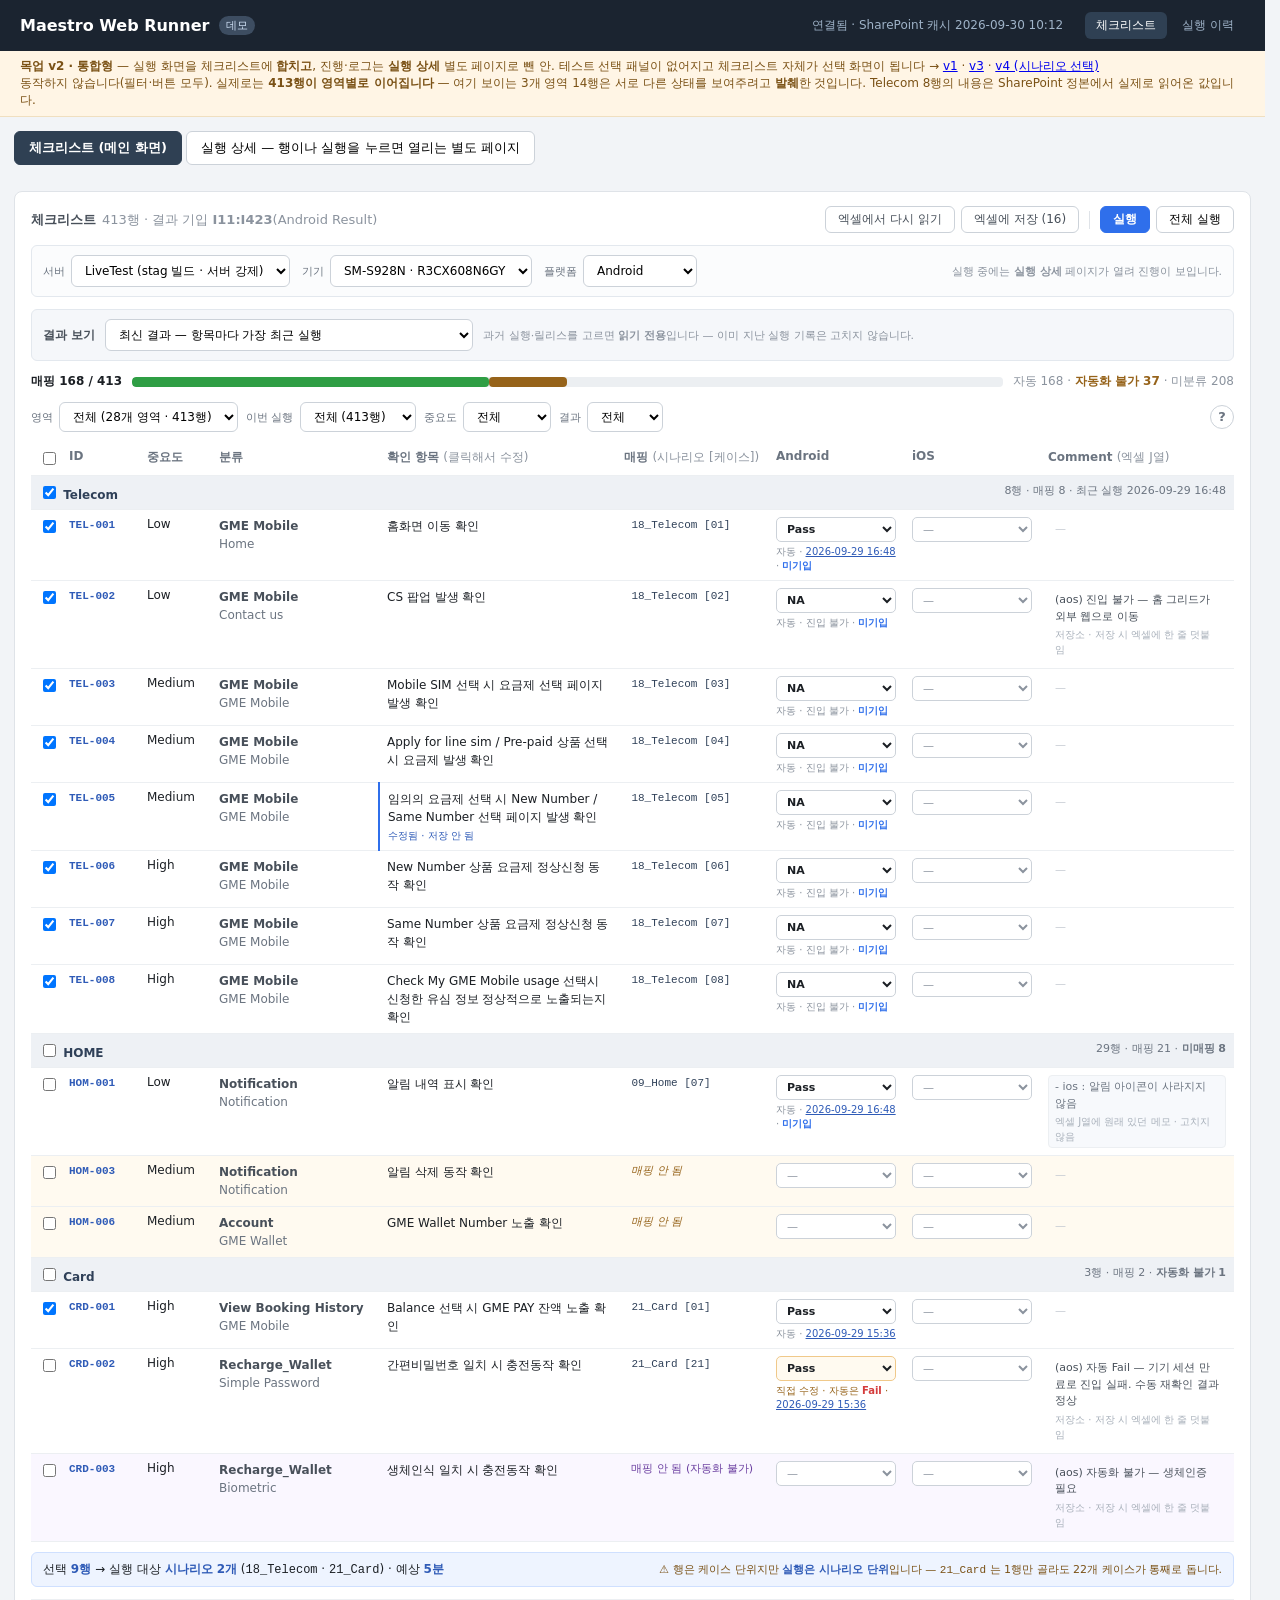
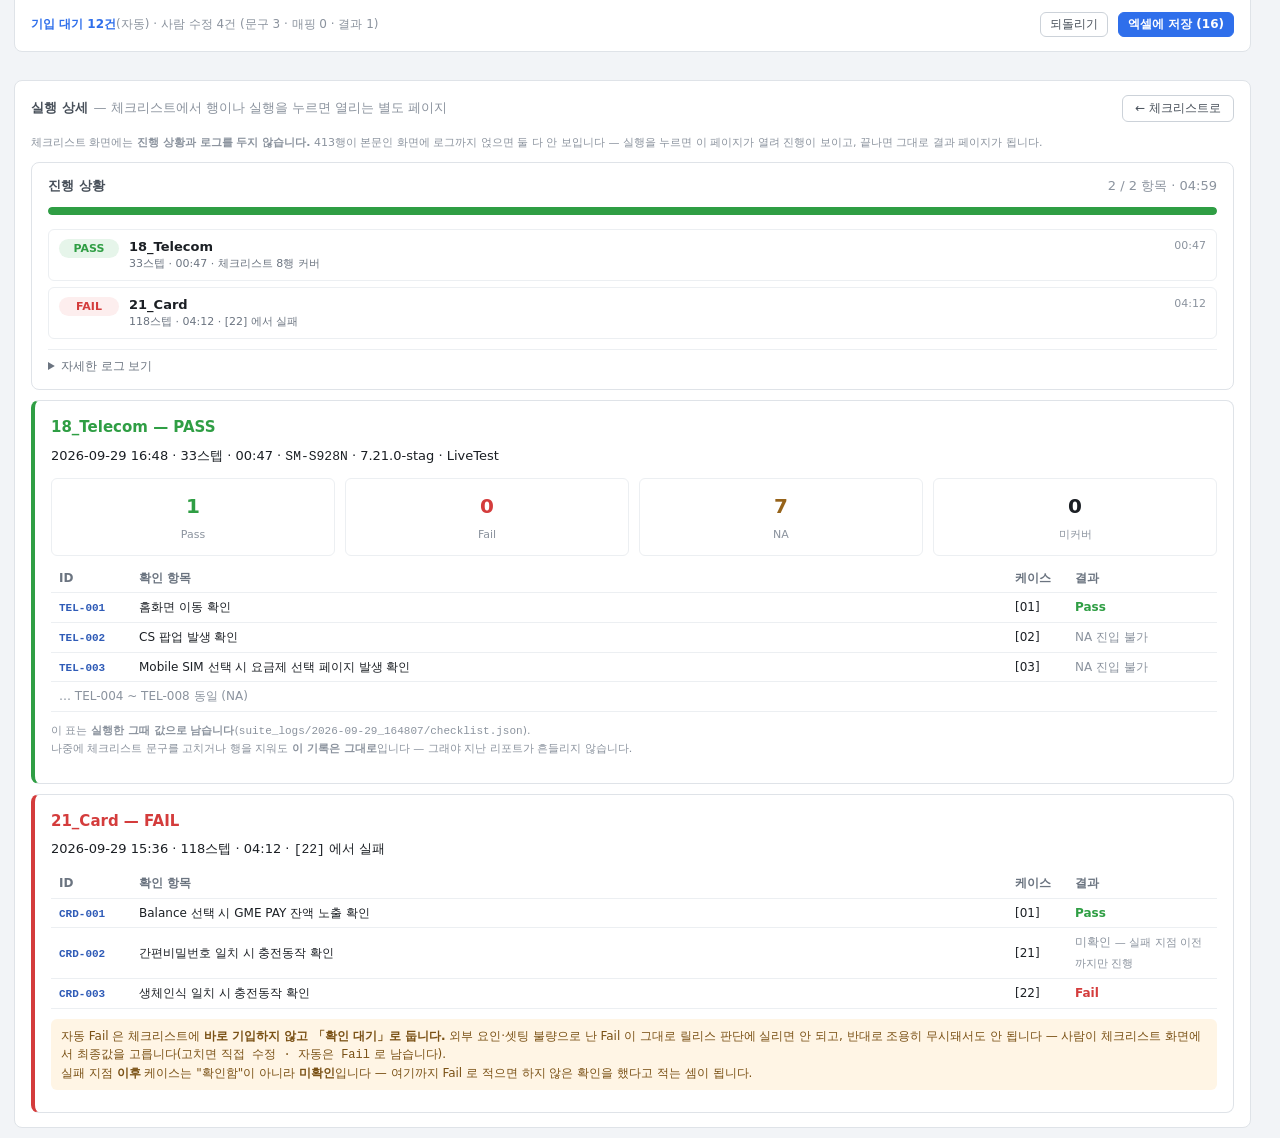
<file: web-runner/static/checklist.mock.v2.html>
<!DOCTYPE html>
<html lang="ko">
<head>
  <meta charset="utf-8">
  <meta name="viewport" content="width=device-width, initial-scale=1">
  <title>체크리스트 목업 v2 — 통합형</title>
  <link rel="stylesheet" href="style.css">
  <style>
    /* 목업 전용. 확정되면 style.css 로 옮긴다. */
    main.wide { flex-direction: column; align-items: stretch; }

    .mockbar {
      background: #fff5e5; color: #7a5115; font-size: 12px;
      padding: 7px 20px; border-bottom: 1px solid #f0dfc0;
    }

    .tabs { display: flex; gap: 4px; margin-bottom: 12px; }
    .tabs button.on { background: #2f4053; border-color: #2f4053; color: #fff; font-weight: 600; }

    /* 매핑 진척 */
    .cov { display: flex; align-items: center; gap: 10px; font-size: 12px; }
    .cov .barwrap { flex: 1; margin: 0; height: 10px; }
    .cov .bar { background: #2f9e44; }
    .cov .bar.part { background: #96631a; }

    /* 결과 보기 — 지금 화면의 결과 칸이 '어느 실행 것'인지 정하는 단 하나의 셀렉트 */
    .basisrow {
      display: flex; align-items: center; gap: 10px; flex-wrap: wrap;
      padding: 9px 11px; margin-bottom: 12px;
      background: #f5f7fa; border: 1px solid #e3e8ee; border-radius: 6px;
    }
    .basisrow > label { font-size: 12px; color: #48505a; font-weight: 600; }
    .basisrow select { font-size: 12px; min-width: 330px; }
    .basisrow .muted { font-size: 11px; }

    .filters { display: flex; gap: 8px; flex-wrap: wrap; align-items: center; margin: 12px 0 10px; }
    /* 필터 이름은 셀렉트 밖에 둔다 — 안에 넣으면 선택지처럼 보이고, 고르고 나면 사라진다 */
    .vbar { width: 1px; height: 18px; background: #dfe3e8; margin: 0 4px; }

    /* 실행 환경 — 실행 버튼과 같은 화면에 있어야 무엇으로 도는지 보인다 */
    .envrow {
      display: flex; align-items: center; gap: 12px; flex-wrap: wrap;
      padding: 9px 11px; margin-bottom: 12px;
      background: #fbfcfd; border: 1px solid #e3e8ee; border-radius: 6px;
    }
    .envrow label.f { display: flex; align-items: center; gap: 6px; }
    .envrow label.f > span { font-size: 11px; color: #6b7480; white-space: nowrap; }
    .envrow select { font-size: 12px; }
    .envrow .muted { font-size: 11px; }

    /* 선택 → 실행 대상 요약. 행은 케이스 단위지만 실행은 시나리오 단위다. */
    .selbar {
      display: flex; align-items: center; gap: 8px; flex-wrap: wrap;
      padding: 8px 11px; margin: 10px 0 0;
      background: #eef4ff; border: 1px solid #cfe0ff; border-radius: 6px; font-size: 12px;
    }
    .selbar b { color: #2f5bb7; }
    .selbar .warn2 { color: #7a5115; font-size: 11px; }

    .c-chk { width: 30px; }
    table.cl td.c-chk, table.cl th.c-chk { padding-right: 0; }

    .filters label.f { display: flex; align-items: center; gap: 6px; }
    .filters label.f > span { font-size: 11px; color: #6b7480; white-space: nowrap; }
    .filters select {
      padding: 6px 9px; border: 1px solid #ccd2d9; border-radius: 6px;
      font-size: 12px; font-family: inherit; background: #fff;
    }

    table.cl { width: 100%; border-collapse: collapse; }
    table.cl th, table.cl td {
      text-align: left; padding: 7px 8px; border-bottom: 1px solid #eceff2;
      font-size: 12px; vertical-align: top;
    }
    table.cl th { color: #6b7480; font-weight: 600; white-space: nowrap; }
    table.cl tr:hover td { background: #f7f9fc; }

    .c-id    { width: 78px; }
    .c-pri   { width: 72px; }
    .c-depth { width: 168px; }
    .c-map   { width: 150px; }
    .c-res   { width: 136px; }
    .c-cmt   { width: 194px; }

    .id { font-family: "Cascadia Mono", Consolas, monospace; font-size: 11px; color: #2f5bb7; font-weight: 600; }
    .depth { color: #6b7480; font-size: 11px; line-height: 1.5; }
    .depth b { color: #48505a; font-weight: 600; display: block; }

    .txt { line-height: 1.5; }
    .txt[contenteditable]:focus { outline: 2px solid #2f6feb; border-radius: 3px; background: #fff; }
    .edited { border-left: 2px solid #2f6feb; padding-left: 6px; }
    .edited::after {
      content: "수정됨 · 저장 안 됨"; display: block;
      font-size: 10px; color: #2f5bb7; margin-top: 2px;
    }

    /* 매핑은 한 줄 텍스트. 클릭하면 그 자리에서 고친다. */
    .map {
      font-family: "Cascadia Mono", Consolas, monospace; font-size: 11px;
      color: #2f4058; white-space: nowrap;
      padding: 3px 6px; border-radius: 4px; border: 1px solid transparent;
    }
    .map:hover { border-color: #ccd2d9; background: #fff; }
    .map:focus { outline: none; border-color: #2f6feb; background: #fff; }
    .map.none { color: #96631a; font-style: italic; font-family: inherit; }
    /* 저장할 때 -DumpJson 에 없는 이름이면 이렇게 표시한다 */
    .map.bad { color: #a02c2c; border-color: #e8b4b4; background: #fdeeee; }
    /* 자동화 불가 = 「매핑 안 됨」의 한 갈래. 사유는 Comment 에 적는다. */
    .map.none.manual { color: #6b3fa0; font-style: normal; }
    .unmapped td { background: #fffaf0; }

    /* 결과 수동 입력 — 엑셀에 실제로 쓰이는 값만 고를 수 있게 한다.
       (정본에 'pass' 소문자 5건과 확인 문구가 결과칸에 들어간 행이 섞여 있다) */
    .rsel {
      width: 100%; font-size: 11px; padding: 4px 6px;
      border: 1px solid #ccd2d9; border-radius: 5px; background: #fff;
      font-family: inherit; color: #8b939e;
    }
    .rsel.set { color: #1b1f24; font-weight: 600; }
    .rsel.over { border-color: #f0c98a; background: #fffaf0; }

    /* 출처 — 이 값이 실행에서 나온 건지 사람이 고친 건지. 셀렉트만 두면 이게 사라진다. */
    .prov { display: block; font-size: 10px; color: #8b939e; margin-top: 3px; line-height: 1.4; }
    .prov a { color: #2f5bb7; }
    .prov.over { color: #96631a; }
    /* 실행이 채웠지만 아직 엑셀에 안 나간 값 */
    .pend { color: #2f6feb; font-weight: 600; }
    .prov.over b { color: #d43c3c; }

    /* Comment — 엑셀 J열. 이미 "(aos)" / "- ios :" 접두사 관례가 쓰이고 있어 그대로 따른다. */
    .cmt {
      display: block; font-size: 11px; line-height: 1.5; color: #48505a;
      padding: 3px 6px; border-radius: 4px; border: 1px solid transparent; min-height: 22px;
    }
    .cmt:hover { border-color: #ccd2d9; background: #fff; }
    .cmt:focus { outline: none; border-color: #2f6feb; background: #fff; }
    .cmt:empty::before { content: "—"; color: #c3c9d1; }
    /* 자동값을 덮었는데 사유가 비어 있으면 저장을 막는다 */
    .cmt.need { border-color: #e8b4b4; background: #fdeeee; }
    .cmt.need:empty::before { content: "덮어쓴 사유를 적어야 저장됩니다"; color: #a02c2c; }
    /* 사유의 정본은 저장소다. 엑셀 J열에 원래 있던 메모는 읽어서 같이 보여주되 고치지 않는다. */
    .cmt .from { display: block; font-size: 10px; color: #a8b0ba; margin-top: 2px; }
    .cmt.xlsx { color: #6b7480; background: #f7f9fc; border-color: #eceff2; }
    .cmt.xlsx:hover { border-color: #eceff2; }
    .rsel:focus { outline: none; border-color: #2f6feb; }
    .manualrow td { background: #faf7ff; }
    .manualrow:hover td { background: #f4eeff; }
    .unmapped:hover td { background: #fff5e5; }

    .res { display: block; font-weight: 600; }
    .res .when { display: block; font-weight: normal; color: #8b939e; font-size: 10px; margin-top: 1px; }
    .res a { color: #2f5bb7; }
    .na { color: #8b939e; }

    .badge {
      display: inline-block; font-size: 10px; padding: 1px 6px; border-radius: 8px;
    }
    .badge.auto   { background: #eef4ff; color: #2f5bb7; }
    .badge.manual { background: #eceff2; color: #6b7480; }
    .badge.na     { background: #eceff2; color: #8b939e; }

    .areahead td {
      background: #eef1f5; font-weight: 700; font-size: 12px; color: #2f4058;
      border-bottom: 1px solid #dfe3e8;
    }
    .areahead .right { float: right; font-weight: normal; color: #6b7480; font-size: 11px; }

    .footbar {
      display: flex; align-items: center; gap: 10px;
      margin-top: 12px; padding-top: 12px; border-top: 1px solid #eceff2; font-size: 12px;
    }
    .note { font-size: 11px; color: #8b939e; line-height: 1.6; }

    /* 화면 설명 팝업 — 필터 줄 오른쪽 끝 물음표 버튼으로 연다.
       목업이지만 이것만은 실제로 열리게 해 뒀다(CSS 체크박스). */
    .helptoggle { display: none; }
    .helpbtn {
      width: 24px; height: 24px; flex: none; border-radius: 50%;
      border: 1px solid #ccd2d9; background: #fff; color: #6b7480;
      font-size: 13px; font-weight: 700; line-height: 22px; text-align: center;
      cursor: pointer; user-select: none;
    }
    .helpbtn:hover { border-color: #2f6feb; color: #2f6feb; background: #f5f9ff; }
    .helpmodal {
      display: none; position: fixed; inset: 0; z-index: 20;
      background: rgba(16, 21, 28, .5); padding: 30px;
      align-items: center; justify-content: center;
    }
    .helptoggle:checked ~ .helpmodal { display: flex; }
    .helpmodal-box {
      background: #fff; border-radius: 8px; width: min(760px, 100%);
      max-height: 100%; overflow-y: auto; padding: 16px 20px 20px;
    }
    .helpmodal-box > header {
      display: flex; align-items: center; margin: -4px 0 10px;
      font-size: 14px; font-weight: 700; color: #48505a;
    }
    .helpmodal-box .x {
      margin-left: auto; cursor: pointer; font-size: 18px; color: #8b939e;
      line-height: 1; padding: 2px 6px; border-radius: 4px;
    }
    .helpmodal-box .x:hover { background: #f2f4f7; color: #1b1f24; }
    .helpmodal-box .note { margin-top: 0; }
  </style>
</head>
<body>

<header class="topbar">
  <h1>Maestro Web Runner</h1>
  <span class="tag">데모</span>
  <span class="conn">연결됨 · SharePoint 캐시 2026-09-30 10:12</span>
  <nav class="topnav">
    <a href="#" class="on">체크리스트</a>
    <a href="/history.html">실행 이력</a>
  </nav>
</header>

<div class="mockbar">
  <strong>목업 v2 · 통합형</strong> — 실행 화면을 체크리스트에 <b>합치고</b>,
  진행·로그는 <b>실행 상세</b> 별도 페이지로 뺀 안. 테스트 선택 패널이 없어지고
  체크리스트 자체가 선택 화면이 됩니다 →
  <a href="checklist.mock.v1.html">v1</a> · <a href="checklist.mock.v3.html">v3</a> · <a href="checklist.mock.v4.html">v4 (시나리오 선택)</a><br>
  동작하지 않습니다(필터·버튼 모두). 실제로는 <b>413행이 영역별로 이어집니다</b> —
  여기 보이는 3개 영역 14행은 서로 다른 상태를 보여주려고 <b>발췌</b>한 것입니다.
  Telecom 8행의 내용은 SharePoint 정본에서 실제로 읽어온 값입니다.
</div>

<main class="wide">

  <div class="tabs">
    <button class="on" type="button">체크리스트 (메인 화면)</button>
    <button type="button">실행 상세 — 행이나 실행을 누르면 열리는 별도 페이지</button>
  </div>

  <!-- ─────────── ① 체크리스트 · 매핑 ─────────── -->
  <section class="panel">
    <h2>체크리스트
      <span class="muted">413행 · 결과 기입 <b>I11:I423</b>(Android Result)</span>
      <span class="spacer"></span>
      <button class="ghost small" type="button">엑셀에서 다시 읽기</button>
      <button class="ghost small" type="button">엑셀에 저장 (16)</button>
      <span class="vbar"></span>
      <button class="danger small hidden" type="button">중단</button>
      <button class="primary small" type="button">실행</button>
      <button class="small" type="button">전체 실행</button>
    </h2>

    <div class="envrow">
      <label class="f"><span>서버</span>
        <select><option selected>LiveTest (stag 빌드 · 서버 강제)</option><option>운영(Live) — 실자금</option></select>
      </label>
      <label class="f"><span>기기</span>
        <select><option selected>SM-S928N · R3CX608N6GY</option></select>
      </label>
      <label class="f"><span>플랫폼</span>
        <select><option selected>Android</option><option disabled>iOS (준비 중)</option></select>
      </label>
      <span class="spacer"></span>
      <span class="muted">실행 중에는 <b>실행 상세</b> 페이지가 열려 진행이 보입니다.</span>
    </div>

    <div class="basisrow">
      <label for="basis">결과 보기</label>
      <select id="basis">
        <optgroup label="자동 실행 (suite_logs)">
          <option selected>최신 결과 — 항목마다 가장 최근 실행</option>
          <option>2026-09-29 16:48 · 5항목 · SM-S928N · 7.21.0-stag</option>
          <option>2026-09-29 15:36 · 5항목 · SM-S928N · 7.21.0-stag</option>
          <option>2026-09-28 17:38 · 1항목 · SM-S928N · 7.21.0-stag</option>
          <option>2026-09-23 17:08 · 25항목 · SM-S911N · 7.20.0-stag</option>
        </optgroup>
        <optgroup label="엑셀">
          <option>엑셀 현재값 — I열에 지금 적혀 있는 것</option>
        </optgroup>
      </select>
      <span class="muted">과거 실행·릴리스를 고르면 <b>읽기 전용</b>입니다 — 이미 지난 실행 기록은 고치지 않습니다.</span>
    </div>

    <div class="cov">
      <span><b>매핑 168 / 413</b></span>
      <div class="barwrap">
        <div class="bar" style="width:41%; float:left"></div>
        <div class="bar part" style="width:9%; float:left"></div>
      </div>
      <span class="muted">자동 168 · <b style="color:#96631a">자동화 불가 37</b> · 미분류 208</span>
    </div>

    <input type="checkbox" id="help" class="helptoggle">
    <div class="filters">
      <label class="f"><span>영역</span>
        <select><option selected>전체 (28개 영역 · 413행)</option><option>Telecom (8)</option><option>HOME (29)</option><option>MENU (106)</option></select>
      </label>
      <label class="f" title="기준은 위 「결과 보기」 에서 고른 실행입니다"><span>이번 실행</span>
        <select>
          <option selected>전체 (413행)</option>
          <option>테스트한 것만</option>
          <option>빠진 것만</option>
        </select>
      </label>
      <label class="f"><span>중요도</span>
        <select><option selected>전체</option><option>High</option><option>Medium</option><option>Low</option></select>
      </label>
      <label class="f"><span>결과</span>
        <select><option selected>전체</option><option>Pass</option><option>Fail</option><option>미실행</option></select>
      </label>
      <span class="spacer"></span>
      <label for="help" class="helpbtn" title="이 화면 설명">?</label>
    </div>

    <table class="cl">
      <thead>
        <tr>
          <th class="c-chk"><input type="checkbox"></th>
          <th class="c-id">ID</th>
          <th class="c-pri">중요도</th>
          <th class="c-depth">분류</th>
          <th>확인 항목 <span class="muted">(클릭해서 수정)</span></th>
          <th class="c-map">매핑 <span class="muted">(시나리오 [케이스])</span></th>
          <th class="c-res">Android</th>
          <th class="c-res">iOS</th>
          <th class="c-cmt">Comment <span class="muted">(엑셀 J열)</span></th>
        </tr>
      </thead>
      <tbody>
        <tr class="areahead"><td colspan="9"><input type="checkbox" checked> Telecom <span class="right">8행 · 매핑 8 · 최근 실행 2026-09-29 16:48</span></td></tr>

        <tr>
          <td class="c-chk"><input type="checkbox" checked></td>
          <td><span class="id">TEL-001</span></td>
          <td>Low</td>
          <td class="depth"><b>GME Mobile</b>Home</td>
          <td class="txt" contenteditable>홈화면 이동 확인</td>
          <td><span class="map" contenteditable>18_Telecom [01]</span></td>
          <td><select class="rsel set"><option>—</option><option selected>Pass</option><option>Fail</option><option>Not Test</option><option>NA</option></select>
              <span class="prov">자동 · <a href="#">2026-09-29 16:48</a> · <b class="pend">미기입</b></span></td>
          <td><select class="rsel"><option>—</option><option>Pass</option><option>Fail</option><option>Not Test</option><option>NA</option></select></td>
          <td><span class="cmt" contenteditable></span></td>
        </tr>

        <tr>
          <td class="c-chk"><input type="checkbox" checked></td>
          <td><span class="id">TEL-002</span></td>
          <td>Low</td>
          <td class="depth"><b>GME Mobile</b>Contact us</td>
          <td class="txt" contenteditable>CS 팝업 발생 확인</td>
          <td><span class="map" contenteditable>18_Telecom [02]</span></td>
          <td><select class="rsel set"><option>—</option><option>Pass</option><option>Fail</option><option>Not Test</option><option selected>NA</option></select>
              <span class="prov">자동 · 진입 불가 · <b class="pend">미기입</b></span></td>
          <td><select class="rsel"><option>—</option><option>Pass</option><option>Fail</option><option>Not Test</option><option>NA</option></select></td>
          <td><span class="cmt" contenteditable>(aos) 진입 불가 — 홈 그리드가 외부 웹으로 이동<span class="from">저장소 · 저장 시 엑셀에 한 줄 덧붙임</span></span></td>
        </tr>

        <tr>
          <td class="c-chk"><input type="checkbox" checked></td>
          <td><span class="id">TEL-003</span></td>
          <td>Medium</td>
          <td class="depth"><b>GME Mobile</b>GME Mobile</td>
          <td class="txt" contenteditable>Mobile SIM 선택 시 요금제 선택 페이지 발생 확인</td>
          <td><span class="map" contenteditable>18_Telecom [03]</span></td>
          <td><select class="rsel set"><option>—</option><option>Pass</option><option>Fail</option><option>Not Test</option><option selected>NA</option></select>
              <span class="prov">자동 · 진입 불가 · <b class="pend">미기입</b></span></td>
          <td><select class="rsel"><option>—</option><option>Pass</option><option>Fail</option><option>Not Test</option><option>NA</option></select></td>
          <td><span class="cmt" contenteditable></span></td>
        </tr>

        <tr>
          <td class="c-chk"><input type="checkbox" checked></td>
          <td><span class="id">TEL-004</span></td>
          <td>Medium</td>
          <td class="depth"><b>GME Mobile</b>GME Mobile</td>
          <td class="txt" contenteditable>Apply for line sim / Pre-paid 상품 선택시 요금제 발생 확인</td>
          <td><span class="map" contenteditable>18_Telecom [04]</span></td>
          <td><select class="rsel set"><option>—</option><option>Pass</option><option>Fail</option><option>Not Test</option><option selected>NA</option></select>
              <span class="prov">자동 · 진입 불가 · <b class="pend">미기입</b></span></td>
          <td><select class="rsel"><option>—</option><option>Pass</option><option>Fail</option><option>Not Test</option><option>NA</option></select></td>
          <td><span class="cmt" contenteditable></span></td>
        </tr>

        <tr>
          <td class="c-chk"><input type="checkbox" checked></td>
          <td><span class="id">TEL-005</span></td>
          <td>Medium</td>
          <td class="depth"><b>GME Mobile</b>GME Mobile</td>
          <td class="txt edited" contenteditable>임의의 요금제 선택 시 New Number / Same Number 선택 페이지 발생 확인</td>
          <td><span class="map" contenteditable>18_Telecom [05]</span></td>
          <td><select class="rsel set"><option>—</option><option>Pass</option><option>Fail</option><option>Not Test</option><option selected>NA</option></select>
              <span class="prov">자동 · 진입 불가 · <b class="pend">미기입</b></span></td>
          <td><select class="rsel"><option>—</option><option>Pass</option><option>Fail</option><option>Not Test</option><option>NA</option></select></td>
          <td><span class="cmt" contenteditable></span></td>
        </tr>

        <tr>
          <td class="c-chk"><input type="checkbox" checked></td>
          <td><span class="id">TEL-006</span></td>
          <td>High</td>
          <td class="depth"><b>GME Mobile</b>GME Mobile</td>
          <td class="txt" contenteditable>New Number 상품 요금제 정상신청 동작 확인</td>
          <td><span class="map" contenteditable>18_Telecom [06]</span></td>
          <td><select class="rsel set"><option>—</option><option>Pass</option><option>Fail</option><option>Not Test</option><option selected>NA</option></select>
              <span class="prov">자동 · 진입 불가 · <b class="pend">미기입</b></span></td>
          <td><select class="rsel"><option>—</option><option>Pass</option><option>Fail</option><option>Not Test</option><option>NA</option></select></td>
          <td><span class="cmt" contenteditable></span></td>
        </tr>

        <tr>
          <td class="c-chk"><input type="checkbox" checked></td>
          <td><span class="id">TEL-007</span></td>
          <td>High</td>
          <td class="depth"><b>GME Mobile</b>GME Mobile</td>
          <td class="txt" contenteditable>Same Number 상품 요금제 정상신청 동작 확인</td>
          <td><span class="map" contenteditable>18_Telecom [07]</span></td>
          <td><select class="rsel set"><option>—</option><option>Pass</option><option>Fail</option><option>Not Test</option><option selected>NA</option></select>
              <span class="prov">자동 · 진입 불가 · <b class="pend">미기입</b></span></td>
          <td><select class="rsel"><option>—</option><option>Pass</option><option>Fail</option><option>Not Test</option><option>NA</option></select></td>
          <td><span class="cmt" contenteditable></span></td>
        </tr>

        <tr>
          <td class="c-chk"><input type="checkbox" checked></td>
          <td><span class="id">TEL-008</span></td>
          <td>High</td>
          <td class="depth"><b>GME Mobile</b>GME Mobile</td>
          <td class="txt" contenteditable>Check My GME Mobile usage 선택시 신청한 유심 정보 정상적으로 노출되는지 확인</td>
          <td><span class="map" contenteditable>18_Telecom [08]</span></td>
          <td><select class="rsel set"><option>—</option><option>Pass</option><option>Fail</option><option>Not Test</option><option selected>NA</option></select>
              <span class="prov">자동 · 진입 불가 · <b class="pend">미기입</b></span></td>
          <td><select class="rsel"><option>—</option><option>Pass</option><option>Fail</option><option>Not Test</option><option>NA</option></select></td>
          <td><span class="cmt" contenteditable></span></td>
        </tr>

        <tr class="areahead"><td colspan="9"><input type="checkbox"> HOME <span class="right">29행 · 매핑 21 · <b>미매핑 8</b></span></td></tr>

        <tr>
          <td class="c-chk"><input type="checkbox"></td>
          <td><span class="id">HOM-001</span></td>
          <td>Low</td>
          <td class="depth"><b>Notification</b>Notification</td>
          <td class="txt" contenteditable>알림 내역 표시 확인</td>
          <td><span class="map" contenteditable>09_Home [07]</span></td>
          <td><select class="rsel set"><option>—</option><option selected>Pass</option><option>Fail</option><option>Not Test</option><option>NA</option></select>
              <span class="prov">자동 · <a href="#">2026-09-29 16:48</a> · <b class="pend">미기입</b></span></td>
          <td><select class="rsel"><option>—</option><option>Pass</option><option>Fail</option><option>Not Test</option><option>NA</option></select></td>
          <td><span class="cmt xlsx">- ios : 알림 아이콘이 사라지지 않음<span class="from">엑셀 J열에 원래 있던 메모 · 고치지 않음</span></span></td>
        </tr>

        <tr class="unmapped">
          <td class="c-chk"><input type="checkbox"></td>
          <td><span class="id">HOM-003</span></td>
          <td>Medium</td>
          <td class="depth"><b>Notification</b>Notification</td>
          <td class="txt" contenteditable>알림 삭제 동작 확인</td>
          <td><span class="map none" contenteditable>매핑 안 됨</span></td>
          <td><select class="rsel"><option>—</option><option>Pass</option><option>Fail</option><option>Not Test</option><option>NA</option></select></td>
          <td><select class="rsel"><option>—</option><option>Pass</option><option>Fail</option><option>Not Test</option><option>NA</option></select></td>
          <td><span class="cmt" contenteditable></span></td>
        </tr>

        <tr class="unmapped">
          <td class="c-chk"><input type="checkbox"></td>
          <td><span class="id">HOM-006</span></td>
          <td>Medium</td>
          <td class="depth"><b>Account</b>GME Wallet</td>
          <td class="txt" contenteditable>GME Wallet Number 노출 확인</td>
          <td><span class="map none" contenteditable>매핑 안 됨</span></td>
          <td><select class="rsel"><option>—</option><option>Pass</option><option>Fail</option><option>Not Test</option><option>NA</option></select></td>
          <td><select class="rsel"><option>—</option><option>Pass</option><option>Fail</option><option>Not Test</option><option>NA</option></select></td>
          <td><span class="cmt" contenteditable></span></td>
        </tr>

        <tr class="areahead"><td colspan="9"><input type="checkbox"> Card <span class="right">3행 · 매핑 2 · <b>자동화 불가 1</b></span></td></tr>

        <tr>
          <td class="c-chk"><input type="checkbox" checked></td>
          <td><span class="id">CRD-001</span></td>
          <td>High</td>
          <td class="depth"><b>View Booking History</b>GME Mobile</td>
          <td class="txt" contenteditable>Balance 선택 시 GME PAY 잔액 노출 확인</td>
          <td><span class="map" contenteditable>21_Card [01]</span></td>
          <td><select class="rsel set"><option>—</option><option selected>Pass</option><option>Fail</option><option>Not Test</option><option>NA</option></select>
              <span class="prov">자동 · <a href="#">2026-09-29 15:36</a></span></td>
          <td><select class="rsel"><option>—</option><option>Pass</option><option>Fail</option><option>Not Test</option><option>NA</option></select></td>
          <td><span class="cmt" contenteditable></span></td>
        </tr>

        <tr>
          <td class="c-chk"><input type="checkbox"></td>
          <td><span class="id">CRD-002</span></td>
          <td>High</td>
          <td class="depth"><b>Recharge_Wallet</b>Simple Password</td>
          <td class="txt" contenteditable>간편비밀번호 일치 시 충전동작 확인</td>
          <td><span class="map" contenteditable>21_Card [21]</span></td>
          <td><select class="rsel set over"><option>—</option><option selected>Pass</option><option>Fail</option><option>Not Test</option><option>NA</option></select>
              <span class="prov over">직접 수정 · 자동은 <b>Fail</b> · <a href="#">2026-09-29 15:36</a></span></td>
          <td><select class="rsel"><option>—</option><option>Pass</option><option>Fail</option><option>Not Test</option><option>NA</option></select></td>
          <td><span class="cmt" contenteditable>(aos) 자동 Fail — 기기 세션 만료로 진입 실패. 수동 재확인 결과 정상<span class="from">저장소 · 저장 시 엑셀에 한 줄 덧붙임</span></span></td>
        </tr>

        <tr class="manualrow">
          <td class="c-chk"><input type="checkbox"></td>
          <td><span class="id">CRD-003</span></td>
          <td>High</td>
          <td class="depth"><b>Recharge_Wallet</b>Biometric</td>
          <td class="txt" contenteditable>생체인식 일치 시 충전동작 확인</td>
          <td><span class="map none manual" contenteditable>매핑 안 됨 (자동화 불가)</span></td>
          <td><select class="rsel"><option selected>—</option><option>Pass</option><option>Fail</option><option>Not Test</option><option>NA</option></select></td>
          <td><select class="rsel"><option>—</option><option>Pass</option><option>Fail</option><option>Not Test</option><option>NA</option></select></td>
          <td><span class="cmt" contenteditable>(aos) 자동화 불가 — 생체인증 필요<span class="from">저장소 · 저장 시 엑셀에 한 줄 덧붙임</span></span></td>
        </tr>
      </tbody>
    </table>

    <div class="selbar">
      <span>선택 <b>9행</b> → 실행 대상 <b>시나리오 2개</b>
        (<code>18_Telecom</code> · <code>21_Card</code>) · 예상 <b>5분</b></span>
      <span class="spacer"></span>
      <span class="warn2">⚠️ 행은 케이스 단위지만 <b>실행은 시나리오 단위</b>입니다 —
        <code>21_Card</code> 는 1행만 골라도 22개 케이스가 통째로 돕니다.</span>
    </div>

    <div class="footbar">
      <span class="muted"><b class="pend">기입 대기 12건</b>(자동) · 사람 수정 4건<span class="muted"> (문구 3 · 매핑 0 · 결과 1)</span></span>
      <span class="spacer"></span>
      <button class="ghost small" type="button">되돌리기</button>
      <button class="primary small" type="button">엑셀에 저장 (16)</button>
    </div>

    <div class="helpmodal">
      <div class="helpmodal-box">
        <header>이 화면 읽는 법 <label for="help" class="x" title="닫기">×</label></header>
        <p class="note">
      <b class="pend">기입 대기</b> = 실행이 채웠지만 <b>아직 엑셀에 없는 값</b>입니다.
      저장을 눌러야 나갑니다 — 실행만으로는 엑셀이 채워지지 않습니다.<br>
      ⛔ <b>자동 <code>Fail</code> 은 기입 대기에 들어가지 않습니다.</b> 「확인 대기」라서,
      사람이 최종값을 고른 뒤에야 사람 수정 쪽으로 넘어갑니다.<br>
      <b>기본은 전체 413행입니다.</b> 실행한 항목에 따라 목록이 줄어들지 않습니다 —
      이번에 테스트한 것만 보려면 <b>「이번 실행 → 테스트한 것만」</b> 필터를 씁니다.
      그 필터의 기준은 위 <b>「결과 보기」</b> 에서 고른 실행이고, <code>최신 결과</code> 를
      고른 상태에서는 기준이 정해지지 않아 전체만 보입니다.<br>
      기입 대상은 <b>언제나 <code>I11:I423</code></b> 입니다 — 릴리스 버전은 보지 않습니다.
      첫 데이터 행이 11행이라 <code>I11</code> 부터 시작합니다.
      다만 앞쪽에 열이 삽입되면 <code>I</code> 가 다른 칸을 가리키므로,
      저장 직전에 <b><code>I9</code> 가 <code>Android Result</code> 인지</b> 한 칸만 확인하고 진행합니다.<br>
      ⚠️ 저장은 <b>고친 셀만</b> SharePoint 에 PATCH 합니다(같은 통합 문서의 다른 시트·다른 사람 편집에 영향 없음).<br>
      <b>사유의 정본은 저장소</b>입니다. 엑셀 J열에는 사람이 읽으라고 <b>한 줄만 덧붙입니다</b>(사본).
      한 칸에 플랫폼·실행이 섞여 쌓이는 구조라, 기계가 읽을 원본은 따로 둡니다.<br>
      엑셀 J열에 <b>원래 있던 메모는 읽어서 같이 보여주되 고치지 않습니다</b>(위 회색 칸).
      덧붙일 때는 기존 내용을 지우지 않고, 접두사는 정본에서 이미 쓰는
      <code>(aos)</code> / <code>- ios :</code> / <code>- aos/ios :</code> 관례를 따릅니다.<br>
      매핑은 엑셀이 아니라 저장소(<code>checklist_map.json</code>)에 저장됩니다 — 엑셀을 나중에 놓더라도 남습니다.<br>
      <b>자동으로 채워진 칸도 사람이 고칠 수 있습니다</b> — 외부 요인·셋팅 불량으로 Fail 이 났지만
      사람이 보면 정상인 경우가 있습니다. 대신 <b>고치면 누가 넣은 값인지 표시가 바뀝니다</b>:
      <code>자동</code> → <code>직접 수정 · 자동은 Fail</code>. 원래 실행값이 무엇이었는지는 지워지지 않습니다.<br>
      <b>덮어쓸 때는 Comment 에 사유가 있어야 저장됩니다.</b> 3개월 뒤 같은 케이스가 또 Fail 날 때
      "그때 왜 덮었더라"를 답할 수 있는 건 이 한 줄뿐입니다.
    </p>
    <table class="cl" style="max-width:720px; margin-top:4px">
      <thead><tr><th style="width:86px">값</th><th>뜻</th><th style="width:150px">누가 넣나</th></tr></thead>
      <tbody>
        <tr><td><b>Pass</b></td><td>확인했고 정상</td><td>자동 / 수동</td></tr>
        <tr><td><b>Fail</b></td><td>확인했고 결함</td><td>수동 <span class="muted">(자동 Fail 은 확인 대기로 둔다)</span></td></tr>
        <tr><td><b>Not Test</b></td><td>확인하지 못함</td><td>수동 <span class="muted">(자동으로는 넣지 않는다)</span></td></tr>
        <tr><td><b>NA</b></td><td>해당 없음 — <b>확인할 화면·기능이 없음</b></td><td>자동 <span class="muted">(run_suite 의 <code>na</code>)</span> / 수동</td></tr>
      </tbody>
    </table>
    <p class="note">
      「결과 보기」를 바꾸면 결과 두 열이 <b>그 시점 값</b>으로 바뀝니다. 자동 실행을 고르면
      <code>suite_logs/&lt;시각&gt;/checklist.json</code> 의 지난 실행 기록을, 엑셀을 고르면 I열의 현재값을 봅니다.<br>
      <b>자동화 불가 행은 결과를 비워 둡니다.</b> 매핑 칸에 <code>매핑 안 됨 (자동화 불가)</code> 로 적고,
      왜 못 하는지는 Comment 에 남깁니다. 사람이 수동으로 확인하면 그때 결과를 고르면 됩니다.<br>
      ⚠️ <code>Not Test</code> 와 <code>NA</code> 는 다릅니다. <b>Not Test = 못 했다</b>(언젠가 해야 함),
      <b>NA = 할 것이 없다</b>(영영 없음). 섞이면 "남은 일"이 몇 건인지 셀 수 없게 됩니다.
      Telecom <code>[02]~[08]</code> 이 <code>NA</code> 인 것은 진입 경로가 사라져 <b>확인할 화면이 없기</b> 때문이고,
      생체인증이 <b>빈칸</b> 인 것은 <b>화면은 있는데 자동화가 못 닿아</b> 아직 아무도 확인하지 않았기 때문입니다.
    </p>
      </div>
    </div>
  </section>

  <!-- ─────────── 실행 상세 (별도 페이지) ─────────── -->
  <section class="panel" style="margin-top:14px">
    <h2>실행 상세
      <span class="muted">— 체크리스트에서 행이나 실행을 누르면 열리는 별도 페이지</span>
      <span class="spacer"></span>
      <button class="ghost small" type="button">← 체크리스트로</button>
    </h2>

    <p class="note" style="margin-top:0">
      체크리스트 화면에는 <b>진행 상황과 로그를 두지 않습니다.</b> 413행이 본문인 화면에
      로그까지 얹으면 둘 다 안 보입니다 — 실행을 누르면 이 페이지가 열려 진행이 보이고,
      끝나면 그대로 결과 페이지가 됩니다.
    </p>

    <section class="panel" style="margin:0 0 10px">
      <h2>진행 상황 <span class="spacer"></span><span class="muted">2 / 2 항목 · 04:59</span></h2>
      <div class="barwrap"><div class="bar done" style="width:100%"></div></div>
      <div class="proglist">
        <div class="prog"><span class="chip PASS">PASS</span><div class="body">
          <span class="name">18_Telecom</span>
          <span class="now">33스텝 · 00:47 · 체크리스트 8행 커버</span></div>
          <span class="num">00:47</span></div>
        <div class="prog"><span class="chip FAIL">FAIL</span><div class="body">
          <span class="name">21_Card</span>
          <span class="now">118스텝 · 04:12 · [22] 에서 실패</span></div>
          <span class="num">04:12</span></div>
      </div>
      <details class="logbox"><summary>자세한 로그 보기</summary>
        <pre class="log"><span class="l-head"> &gt; Flow 18_Telecom</span>
Launch app... COMPLETED
Tap on "${HOME_TELECOM}"... COMPLETED
Assert that ".*gmemobile\.com.*" is visible... <span class="l-pass">COMPLETED</span>
Assert that id: bottom_item_home is not visible... <span class="l-pass">COMPLETED</span>
<span class="l-head"> &gt; Flow 21_Card</span>
Assert that "GME 카드 - EasyCare" is visible... <span class="l-fail">FAILED</span></pre>
      </details>
    </section>

    <section class="panel summary pass" style="margin:0">
      <div class="headline">18_Telecom — PASS</div>
      <div>2026-09-29 16:48 · 33스텝 · 00:47 · <code>SM-S928N</code> · 7.21.0-stag · LiveTest</div>

      <div class="stats" style="margin-top:10px">
        <div class="stat pass"><b>1</b><span>Pass</span></div>
        <div class="stat fail"><b>0</b><span>Fail</span></div>
        <div class="stat skip"><b>7</b><span>NA</span></div>
        <div class="stat"><b>0</b><span>미커버</span></div>
      </div>

      <table>
        <thead><tr><th style="width:80px">ID</th><th>확인 항목</th><th style="width:60px">케이스</th><th style="width:150px">결과</th></tr></thead>
        <tbody>
          <tr><td><span class="id">TEL-001</span></td><td>홈화면 이동 확인</td><td>[01]</td>
              <td class="st-PASS">Pass</td></tr>
          <tr><td><span class="id">TEL-002</span></td><td>CS 팝업 발생 확인</td><td>[02]</td>
              <td class="na">NA <span class="muted">진입 불가</span></td></tr>
          <tr><td><span class="id">TEL-003</span></td><td>Mobile SIM 선택 시 요금제 선택 페이지 발생 확인</td><td>[03]</td>
              <td class="na">NA <span class="muted">진입 불가</span></td></tr>
          <tr><td colspan="4" class="muted">… TEL-004 ~ TEL-008 동일 (NA)</td></tr>
        </tbody>
      </table>

      <p class="note" style="margin-top:10px">
        이 표는 <b>실행한 그때 값으로 남습니다</b>(<code>suite_logs/2026-09-29_164807/checklist.json</code>).<br>
        나중에 체크리스트 문구를 고치거나 행을 지워도 <b>이 기록은 그대로</b>입니다 — 그래야 지난 리포트가 흔들리지 않습니다.
      </p>
    </section>

    <section class="panel summary fail" style="margin-top:10px">
      <div class="headline">21_Card — FAIL</div>
      <div>2026-09-29 15:36 · 118스텝 · 04:12 · <code>[22]</code> 에서 실패</div>

      <table>
        <thead><tr><th style="width:80px">ID</th><th>확인 항목</th><th style="width:60px">케이스</th><th style="width:150px">결과</th></tr></thead>
        <tbody>
          <tr><td><span class="id">CRD-001</span></td><td>Balance 선택 시 GME PAY 잔액 노출 확인</td><td>[01]</td>
              <td class="st-PASS">Pass</td></tr>
          <tr><td><span class="id">CRD-002</span></td><td>간편비밀번호 일치 시 충전동작 확인</td><td>[21]</td>
              <td class="muted">미확인 <span style="font-size:11px">— 실패 지점 이전까지만 진행</span></td></tr>
          <tr><td><span class="id">CRD-003</span></td><td>생체인식 일치 시 충전동작 확인</td><td>[22]</td>
              <td class="st-FAIL">Fail</td></tr>
        </tbody>
      </table>

      <p class="warn" style="margin-top:10px">
        자동 Fail 은 체크리스트에 <b>바로 기입하지 않고 「확인 대기」로 둡니다.</b>
        외부 요인·셋팅 불량으로 난 Fail 이 그대로 릴리스 판단에 실리면 안 되고, 반대로 조용히 무시돼서도 안 됩니다
        — 사람이 체크리스트 화면에서 최종값을 고릅니다(고치면 <code>직접 수정 · 자동은 Fail</code> 로 남습니다).<br>
        실패 지점 <b>이후</b> 케이스는 "확인함"이 아니라 <b>미확인</b>입니다 — 여기까지 Fail 로 적으면 하지 않은 확인을 했다고 적는 셈이 됩니다.
      </p>
    </section>
  </section>

</main>
</body>
</html>
</file>
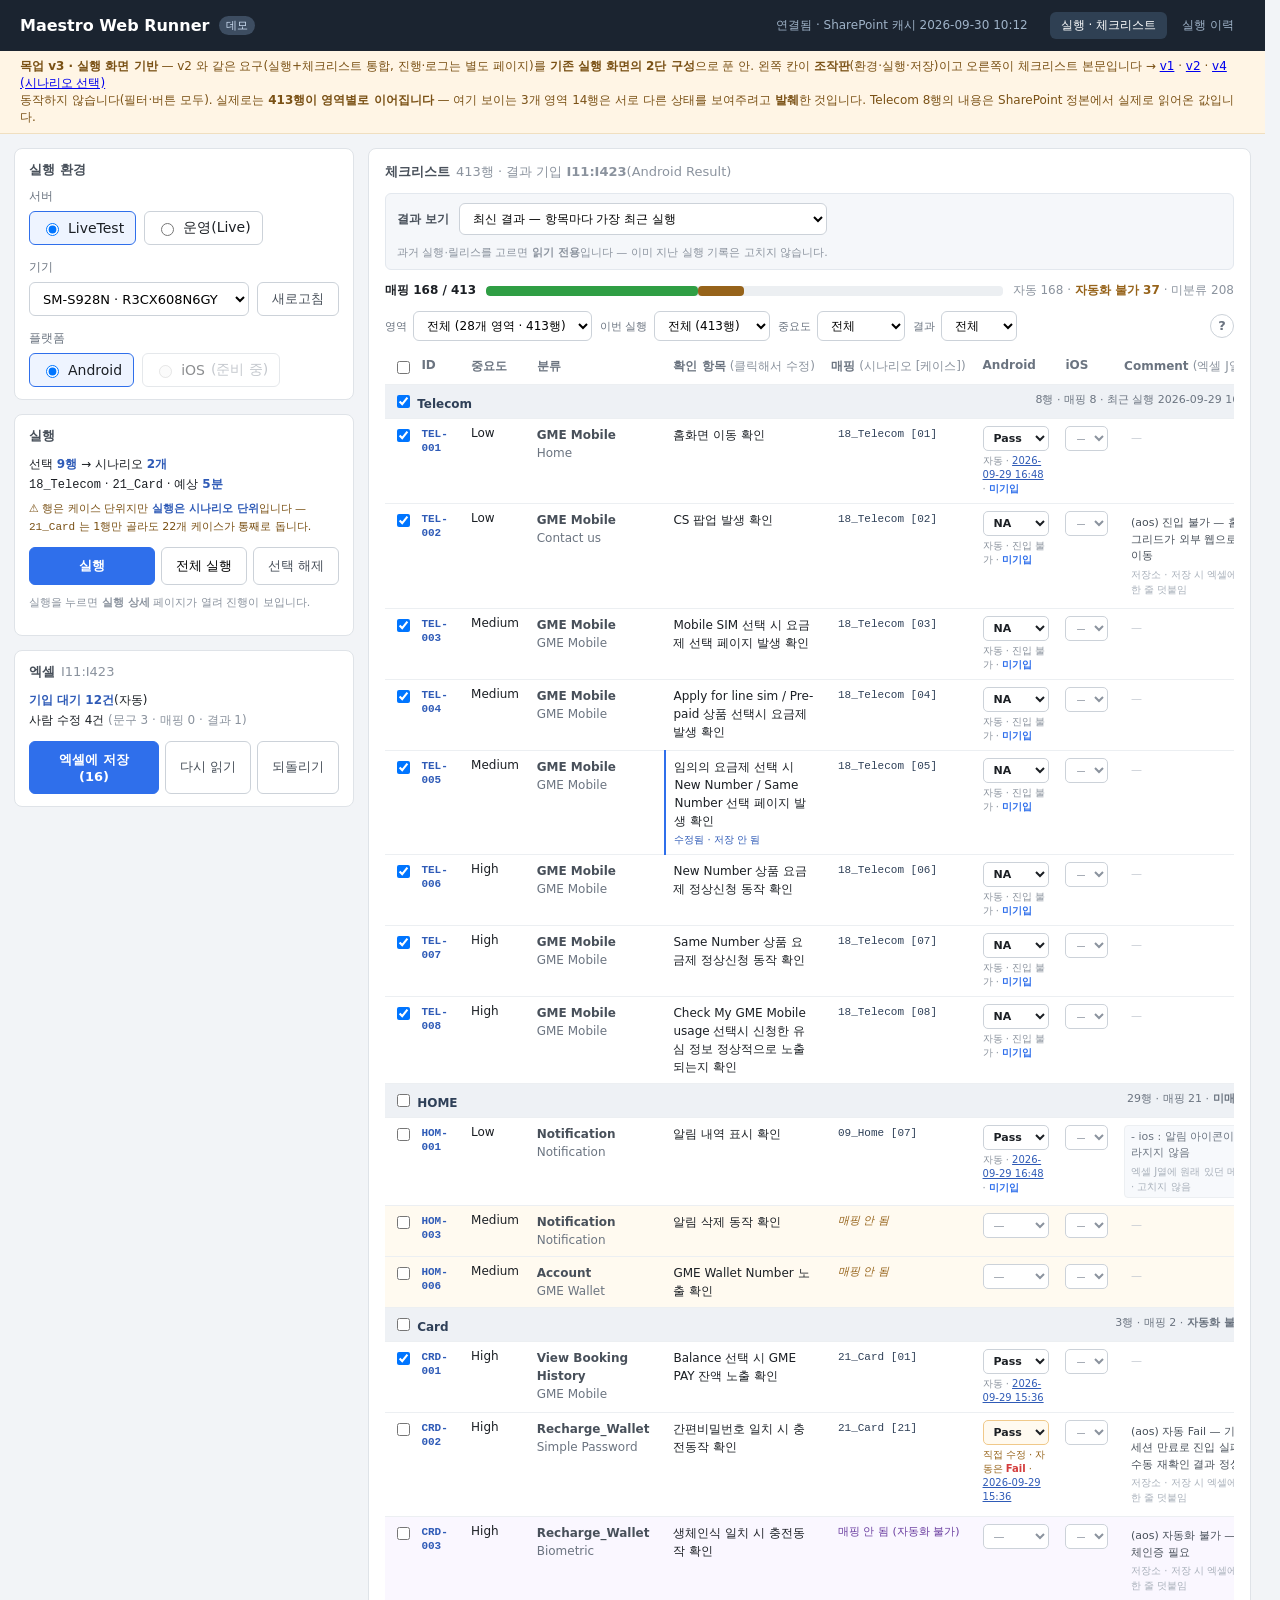
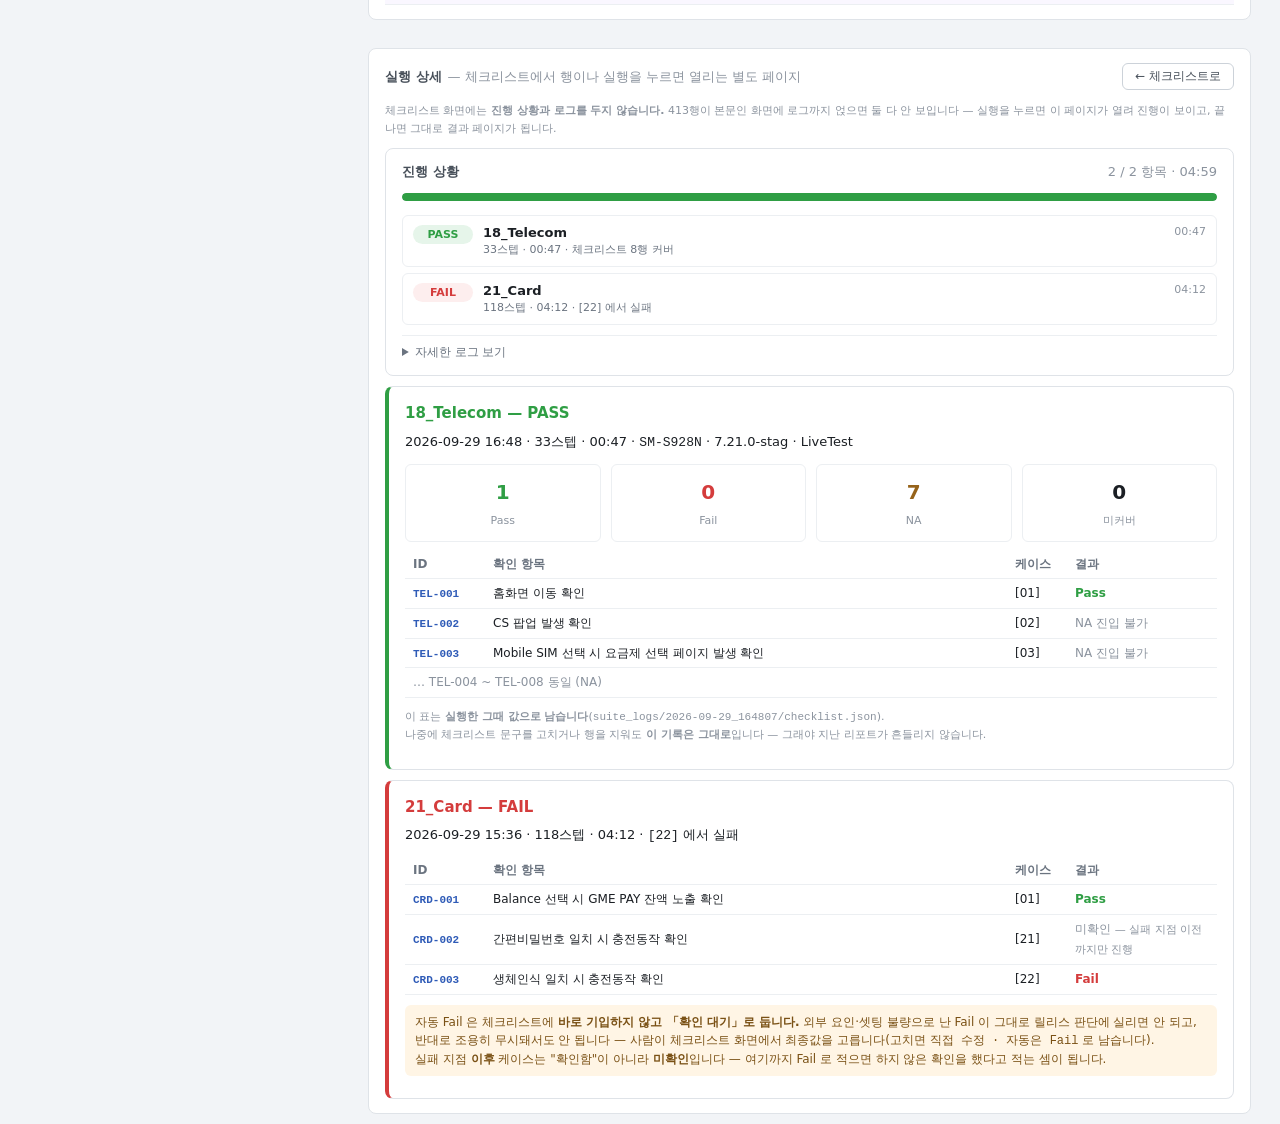
<file: web-runner/static/checklist.mock.v3.html>
<!DOCTYPE html>
<html lang="ko">
<head>
  <meta charset="utf-8">
  <meta name="viewport" content="width=device-width, initial-scale=1">
  <title>체크리스트 목업 v3 — 실행 화면 기반</title>
  <link rel="stylesheet" href="style.css">
  <style>
    /* 목업 전용. 확정되면 style.css 로 옮긴다. */
    main.wide { flex-direction: column; align-items: stretch; }

    .mockbar {
      background: #fff5e5; color: #7a5115; font-size: 12px;
      padding: 7px 20px; border-bottom: 1px solid #f0dfc0;
    }

    .tabs { display: flex; gap: 4px; margin-bottom: 12px; }
    .tabs button.on { background: #2f4053; border-color: #2f4053; color: #fff; font-weight: 600; }

    /* 매핑 진척 */
    .cov { display: flex; align-items: center; gap: 10px; font-size: 12px; }
    .cov .barwrap { flex: 1; margin: 0; height: 10px; }
    .cov .bar { background: #2f9e44; }
    .cov .bar.part { background: #96631a; }

    /* 결과 보기 — 지금 화면의 결과 칸이 '어느 실행 것'인지 정하는 단 하나의 셀렉트 */
    .basisrow {
      display: flex; align-items: center; gap: 10px; flex-wrap: wrap;
      padding: 9px 11px; margin-bottom: 12px;
      background: #f5f7fa; border: 1px solid #e3e8ee; border-radius: 6px;
    }
    .basisrow > label { font-size: 12px; color: #48505a; font-weight: 600; }
    .basisrow select { font-size: 12px; min-width: 330px; }
    .basisrow .muted { font-size: 11px; }

    .filters { display: flex; gap: 8px; flex-wrap: wrap; align-items: center; margin: 12px 0 10px; }
    /* 필터 이름은 셀렉트 밖에 둔다 — 안에 넣으면 선택지처럼 보이고, 고르고 나면 사라진다 */
    .vbar { width: 1px; height: 18px; background: #dfe3e8; margin: 0 4px; }

    /* 실행 환경 — 실행 버튼과 같은 화면에 있어야 무엇으로 도는지 보인다 */
    .envrow {
      display: flex; align-items: center; gap: 12px; flex-wrap: wrap;
      padding: 9px 11px; margin-bottom: 12px;
      background: #fbfcfd; border: 1px solid #e3e8ee; border-radius: 6px;
    }
    .envrow label.f { display: flex; align-items: center; gap: 6px; }
    .envrow label.f > span { font-size: 11px; color: #6b7480; white-space: nowrap; }
    .envrow select { font-size: 12px; }
    .envrow .muted { font-size: 11px; }

    /* 선택 → 실행 대상 요약. 행은 케이스 단위지만 실행은 시나리오 단위다. */
    .selbar {
      display: flex; align-items: center; gap: 8px; flex-wrap: wrap;
      padding: 8px 11px; margin: 10px 0 0;
      background: #eef4ff; border: 1px solid #cfe0ff; border-radius: 6px; font-size: 12px;
    }
    .selbar b { color: #2f5bb7; }
    .selbar .warn2 { color: #7a5115; font-size: 11px; }

    .c-chk { width: 30px; }
    table.cl td.c-chk, table.cl th.c-chk { padding-right: 0; }

    .filters label.f { display: flex; align-items: center; gap: 6px; }
    .filters label.f > span { font-size: 11px; color: #6b7480; white-space: nowrap; }
    .filters select {
      padding: 6px 9px; border: 1px solid #ccd2d9; border-radius: 6px;
      font-size: 12px; font-family: inherit; background: #fff;
    }

    table.cl { width: 100%; border-collapse: collapse; }
    table.cl th, table.cl td {
      text-align: left; padding: 7px 8px; border-bottom: 1px solid #eceff2;
      font-size: 12px; vertical-align: top;
    }
    table.cl th { color: #6b7480; font-weight: 600; white-space: nowrap; }
    table.cl tr:hover td { background: #f7f9fc; }

    .c-id    { width: 78px; }
    .c-pri   { width: 72px; }
    .c-depth { width: 168px; }
    .c-map   { width: 150px; }
    .c-res   { width: 136px; }
    .c-cmt   { width: 194px; }

    .id { font-family: "Cascadia Mono", Consolas, monospace; font-size: 11px; color: #2f5bb7; font-weight: 600; }
    .depth { color: #6b7480; font-size: 11px; line-height: 1.5; }
    .depth b { color: #48505a; font-weight: 600; display: block; }

    .txt { line-height: 1.5; }
    .txt[contenteditable]:focus { outline: 2px solid #2f6feb; border-radius: 3px; background: #fff; }
    .edited { border-left: 2px solid #2f6feb; padding-left: 6px; }
    .edited::after {
      content: "수정됨 · 저장 안 됨"; display: block;
      font-size: 10px; color: #2f5bb7; margin-top: 2px;
    }

    /* 매핑은 한 줄 텍스트. 클릭하면 그 자리에서 고친다. */
    .map {
      font-family: "Cascadia Mono", Consolas, monospace; font-size: 11px;
      color: #2f4058; white-space: nowrap;
      padding: 3px 6px; border-radius: 4px; border: 1px solid transparent;
    }
    .map:hover { border-color: #ccd2d9; background: #fff; }
    .map:focus { outline: none; border-color: #2f6feb; background: #fff; }
    .map.none { color: #96631a; font-style: italic; font-family: inherit; }
    /* 저장할 때 -DumpJson 에 없는 이름이면 이렇게 표시한다 */
    .map.bad { color: #a02c2c; border-color: #e8b4b4; background: #fdeeee; }
    /* 자동화 불가 = 「매핑 안 됨」의 한 갈래. 사유는 Comment 에 적는다. */
    .map.none.manual { color: #6b3fa0; font-style: normal; }
    .unmapped td { background: #fffaf0; }

    /* 결과 수동 입력 — 엑셀에 실제로 쓰이는 값만 고를 수 있게 한다.
       (정본에 'pass' 소문자 5건과 확인 문구가 결과칸에 들어간 행이 섞여 있다) */
    .rsel {
      width: 100%; font-size: 11px; padding: 4px 6px;
      border: 1px solid #ccd2d9; border-radius: 5px; background: #fff;
      font-family: inherit; color: #8b939e;
    }
    .rsel.set { color: #1b1f24; font-weight: 600; }
    .rsel.over { border-color: #f0c98a; background: #fffaf0; }

    /* 출처 — 이 값이 실행에서 나온 건지 사람이 고친 건지. 셀렉트만 두면 이게 사라진다. */
    .prov { display: block; font-size: 10px; color: #8b939e; margin-top: 3px; line-height: 1.4; }
    .prov a { color: #2f5bb7; }
    .prov.over { color: #96631a; }
    /* 실행이 채웠지만 아직 엑셀에 안 나간 값 */
    .pend { color: #2f6feb; font-weight: 600; }
    .prov.over b { color: #d43c3c; }

    /* Comment — 엑셀 J열. 이미 "(aos)" / "- ios :" 접두사 관례가 쓰이고 있어 그대로 따른다. */
    .cmt {
      display: block; font-size: 11px; line-height: 1.5; color: #48505a;
      padding: 3px 6px; border-radius: 4px; border: 1px solid transparent; min-height: 22px;
    }
    .cmt:hover { border-color: #ccd2d9; background: #fff; }
    .cmt:focus { outline: none; border-color: #2f6feb; background: #fff; }
    .cmt:empty::before { content: "—"; color: #c3c9d1; }
    /* 자동값을 덮었는데 사유가 비어 있으면 저장을 막는다 */
    .cmt.need { border-color: #e8b4b4; background: #fdeeee; }
    .cmt.need:empty::before { content: "덮어쓴 사유를 적어야 저장됩니다"; color: #a02c2c; }
    /* 사유의 정본은 저장소다. 엑셀 J열에 원래 있던 메모는 읽어서 같이 보여주되 고치지 않는다. */
    .cmt .from { display: block; font-size: 10px; color: #a8b0ba; margin-top: 2px; }
    .cmt.xlsx { color: #6b7480; background: #f7f9fc; border-color: #eceff2; }
    .cmt.xlsx:hover { border-color: #eceff2; }
    .rsel:focus { outline: none; border-color: #2f6feb; }
    .manualrow td { background: #faf7ff; }
    .manualrow:hover td { background: #f4eeff; }
    .unmapped:hover td { background: #fff5e5; }

    .res { display: block; font-weight: 600; }
    .res .when { display: block; font-weight: normal; color: #8b939e; font-size: 10px; margin-top: 1px; }
    .res a { color: #2f5bb7; }
    .na { color: #8b939e; }

    .badge {
      display: inline-block; font-size: 10px; padding: 1px 6px; border-radius: 8px;
    }
    .badge.auto   { background: #eef4ff; color: #2f5bb7; }
    .badge.manual { background: #eceff2; color: #6b7480; }
    .badge.na     { background: #eceff2; color: #8b939e; }

    .areahead td {
      background: #eef1f5; font-weight: 700; font-size: 12px; color: #2f4058;
      border-bottom: 1px solid #dfe3e8;
    }
    .areahead .right { float: right; font-weight: normal; color: #6b7480; font-size: 11px; }

    .footbar {
      display: flex; align-items: center; gap: 10px;
      margin-top: 12px; padding-top: 12px; border-top: 1px solid #eceff2; font-size: 12px;
    }
    .note { font-size: 11px; color: #8b939e; line-height: 1.6; }

    /* ── v3 전용: 실행 화면의 2단 구성을 유지한다 ─────────────── */
    main.two { flex-direction: row; align-items: flex-start; }
    .col-left  { flex: 0 0 340px; }
    .col-right { flex: 1; min-width: 0; }
    .panel.tight { padding: 12px 14px; }
    .panel.tight h2 { margin-bottom: 9px; }
    .runbtns { display: flex; gap: 6px; flex-wrap: wrap; margin-top: 10px; }
    .runbtns button.primary { flex: 1; }
    .sumline { font-size: 12px; line-height: 1.7; }
    .sumline b { color: #2f5bb7; }
    .sumline .warn2 { display: block; color: #7a5115; font-size: 11px; margin-top: 4px; }
    /* 좁아진 오른쪽 칸에서 표가 가로로 넘칠 때만 스크롤 */
    .clwrap { overflow-x: auto; }
    .clwrap table.cl { min-width: 880px; }
    @media (max-width: 900px) {
      main.two { flex-direction: column; }
      .col-left { flex: none; }
    }
    /* 화면 설명 팝업 — 필터 줄 오른쪽 끝 물음표 버튼으로 연다.
       목업이지만 이것만은 실제로 열리게 해 뒀다(CSS 체크박스). */
    .helptoggle { display: none; }
    .helpbtn {
      width: 24px; height: 24px; flex: none; border-radius: 50%;
      border: 1px solid #ccd2d9; background: #fff; color: #6b7480;
      font-size: 13px; font-weight: 700; line-height: 22px; text-align: center;
      cursor: pointer; user-select: none;
    }
    .helpbtn:hover { border-color: #2f6feb; color: #2f6feb; background: #f5f9ff; }
    .helpmodal {
      display: none; position: fixed; inset: 0; z-index: 20;
      background: rgba(16, 21, 28, .5); padding: 30px;
      align-items: center; justify-content: center;
    }
    .helptoggle:checked ~ .helpmodal { display: flex; }
    .helpmodal-box {
      background: #fff; border-radius: 8px; width: min(760px, 100%);
      max-height: 100%; overflow-y: auto; padding: 16px 20px 20px;
    }
    .helpmodal-box > header {
      display: flex; align-items: center; margin: -4px 0 10px;
      font-size: 14px; font-weight: 700; color: #48505a;
    }
    .helpmodal-box .x {
      margin-left: auto; cursor: pointer; font-size: 18px; color: #8b939e;
      line-height: 1; padding: 2px 6px; border-radius: 4px;
    }
    .helpmodal-box .x:hover { background: #f2f4f7; color: #1b1f24; }
    .helpmodal-box .note { margin-top: 0; }
  </style>
</head>
<body>

<header class="topbar">
  <h1>Maestro Web Runner</h1>
  <span class="tag">데모</span>
  <span class="conn">연결됨 · SharePoint 캐시 2026-09-30 10:12</span>
  <nav class="topnav">
    <a href="#" class="on">실행 · 체크리스트</a>
    <a href="/history.html">실행 이력</a>
  </nav>
</header>

<div class="mockbar">
  <strong>목업 v3 · 실행 화면 기반</strong> — v2 와 같은 요구(실행+체크리스트 통합, 진행·로그는 별도 페이지)를
  <b>기존 실행 화면의 2단 구성</b>으로 푼 안. 왼쪽 칸이 <b>조작판</b>(환경·실행·저장)이고 오른쪽이 체크리스트 본문입니다 →
  <a href="checklist.mock.v1.html">v1</a> · <a href="checklist.mock.v2.html">v2</a> · <a href="checklist.mock.v4.html">v4 (시나리오 선택)</a><br>
  동작하지 않습니다(필터·버튼 모두). 실제로는 <b>413행이 영역별로 이어집니다</b> —
  여기 보이는 3개 영역 14행은 서로 다른 상태를 보여주려고 <b>발췌</b>한 것입니다.
  Telecom 8행의 내용은 SharePoint 정본에서 실제로 읽어온 값입니다.
</div>

<main class="two">

  <div class="col col-left">

    <section class="panel tight envpanel">
      <h2>실행 환경</h2>
      <div class="field">
        <label>서버</label>
        <div class="choices">
          <label class="choice"><input type="radio" name="srv" checked> LiveTest</label>
          <label class="choice live"><input type="radio" name="srv"> 운영(Live)</label>
        </div>
      </div>
      <div class="field">
        <label for="dev">기기</label>
        <div class="row">
          <select id="dev"><option>SM-S928N · R3CX608N6GY</option></select>
          <button class="ghost" type="button">새로고침</button>
        </div>
      </div>
      <div class="field">
        <label>플랫폼</label>
        <div class="choices">
          <label class="choice"><input type="radio" name="plat" checked> Android</label>
          <label class="choice disabled"><input type="radio" name="plat" disabled> iOS <span class="muted">(준비 중)</span></label>
        </div>
      </div>
    </section>

    <section class="panel tight">
      <h2>실행</h2>
      <div class="sumline">
        선택 <b>9행</b> → 시나리오 <b>2개</b><br>
        <code>18_Telecom</code> · <code>21_Card</code> · 예상 <b>5분</b>
        <span class="warn2">⚠️ 행은 케이스 단위지만 <b>실행은 시나리오 단위</b>입니다 —
          <code>21_Card</code> 는 1행만 골라도 22개 케이스가 통째로 돕니다.</span>
      </div>
      <div class="runbtns">
        <button class="primary" type="button">실행</button>
        <button type="button">전체 실행</button>
        <button class="danger hidden" type="button">중단</button>
        <button class="ghost" type="button">선택 해제</button>
      </div>
      <p class="note" style="margin-top:9px">
        실행을 누르면 <b>실행 상세</b> 페이지가 열려 진행이 보입니다.
      </p>
    </section>

    <section class="panel tight">
      <h2>엑셀 <span class="muted">I11:I423</span></h2>
      <div class="sumline">
        <b class="pend">기입 대기 12건</b>(자동)<br>
        사람 수정 4건 <span class="muted">(문구 3 · 매핑 0 · 결과 1)</span>
      </div>
      <div class="runbtns">
        <button class="primary" type="button">엑셀에 저장 (16)</button>
        <button class="ghost" type="button">다시 읽기</button>
        <button class="ghost" type="button">되돌리기</button>
      </div>
    </section>

  </div>

  <div class="col col-right">
    <section class="panel">
      <h2>체크리스트 <span class="muted">413행 · 결과 기입 <b>I11:I423</b>(Android Result)</span></h2>

      <div class="basisrow">
      <label for="basis">결과 보기</label>
      <select id="basis">
        <optgroup label="자동 실행 (suite_logs)">
          <option selected>최신 결과 — 항목마다 가장 최근 실행</option>
          <option>2026-09-29 16:48 · 5항목 · SM-S928N · 7.21.0-stag</option>
          <option>2026-09-29 15:36 · 5항목 · SM-S928N · 7.21.0-stag</option>
          <option>2026-09-28 17:38 · 1항목 · SM-S928N · 7.21.0-stag</option>
          <option>2026-09-23 17:08 · 25항목 · SM-S911N · 7.20.0-stag</option>
        </optgroup>
        <optgroup label="엑셀">
          <option>엑셀 현재값 — I열에 지금 적혀 있는 것</option>
        </optgroup>
      </select>
      <span class="muted">과거 실행·릴리스를 고르면 <b>읽기 전용</b>입니다 — 이미 지난 실행 기록은 고치지 않습니다.</span>
    </div>

      <div class="cov">
      <span><b>매핑 168 / 413</b></span>
      <div class="barwrap">
        <div class="bar" style="width:41%; float:left"></div>
        <div class="bar part" style="width:9%; float:left"></div>
      </div>
      <span class="muted">자동 168 · <b style="color:#96631a">자동화 불가 37</b> · 미분류 208</span>
    </div>

      <input type="checkbox" id="help" class="helptoggle">
      <div class="filters">
      <label class="f"><span>영역</span>
        <select><option selected>전체 (28개 영역 · 413행)</option><option>Telecom (8)</option><option>HOME (29)</option><option>MENU (106)</option></select>
      </label>
      <label class="f" title="기준은 위 「결과 보기」 에서 고른 실행입니다"><span>이번 실행</span>
        <select>
          <option selected>전체 (413행)</option>
          <option>테스트한 것만</option>
          <option>빠진 것만</option>
        </select>
      </label>
      <label class="f"><span>중요도</span>
        <select><option selected>전체</option><option>High</option><option>Medium</option><option>Low</option></select>
      </label>
      <label class="f"><span>결과</span>
        <select><option selected>전체</option><option>Pass</option><option>Fail</option><option>미실행</option></select>
      </label>
      <span class="spacer"></span>
      <label for="help" class="helpbtn" title="이 화면 설명">?</label>
    </div>

      <div class="clwrap">
      <table class="cl">
      <thead>
        <tr>
          <th class="c-chk"><input type="checkbox"></th>
          <th class="c-id">ID</th>
          <th class="c-pri">중요도</th>
          <th class="c-depth">분류</th>
          <th>확인 항목 <span class="muted">(클릭해서 수정)</span></th>
          <th class="c-map">매핑 <span class="muted">(시나리오 [케이스])</span></th>
          <th class="c-res">Android</th>
          <th class="c-res">iOS</th>
          <th class="c-cmt">Comment <span class="muted">(엑셀 J열)</span></th>
        </tr>
      </thead>
      <tbody>
        <tr class="areahead"><td colspan="9"><input type="checkbox" checked> Telecom <span class="right">8행 · 매핑 8 · 최근 실행 2026-09-29 16:48</span></td></tr>

        <tr>
          <td class="c-chk"><input type="checkbox" checked></td>
          <td><span class="id">TEL-001</span></td>
          <td>Low</td>
          <td class="depth"><b>GME Mobile</b>Home</td>
          <td class="txt" contenteditable>홈화면 이동 확인</td>
          <td><span class="map" contenteditable>18_Telecom [01]</span></td>
          <td><select class="rsel set"><option>—</option><option selected>Pass</option><option>Fail</option><option>Not Test</option><option>NA</option></select>
              <span class="prov">자동 · <a href="#">2026-09-29 16:48</a> · <b class="pend">미기입</b></span></td>
          <td><select class="rsel"><option>—</option><option>Pass</option><option>Fail</option><option>Not Test</option><option>NA</option></select></td>
          <td><span class="cmt" contenteditable></span></td>
        </tr>

        <tr>
          <td class="c-chk"><input type="checkbox" checked></td>
          <td><span class="id">TEL-002</span></td>
          <td>Low</td>
          <td class="depth"><b>GME Mobile</b>Contact us</td>
          <td class="txt" contenteditable>CS 팝업 발생 확인</td>
          <td><span class="map" contenteditable>18_Telecom [02]</span></td>
          <td><select class="rsel set"><option>—</option><option>Pass</option><option>Fail</option><option>Not Test</option><option selected>NA</option></select>
              <span class="prov">자동 · 진입 불가 · <b class="pend">미기입</b></span></td>
          <td><select class="rsel"><option>—</option><option>Pass</option><option>Fail</option><option>Not Test</option><option>NA</option></select></td>
          <td><span class="cmt" contenteditable>(aos) 진입 불가 — 홈 그리드가 외부 웹으로 이동<span class="from">저장소 · 저장 시 엑셀에 한 줄 덧붙임</span></span></td>
        </tr>

        <tr>
          <td class="c-chk"><input type="checkbox" checked></td>
          <td><span class="id">TEL-003</span></td>
          <td>Medium</td>
          <td class="depth"><b>GME Mobile</b>GME Mobile</td>
          <td class="txt" contenteditable>Mobile SIM 선택 시 요금제 선택 페이지 발생 확인</td>
          <td><span class="map" contenteditable>18_Telecom [03]</span></td>
          <td><select class="rsel set"><option>—</option><option>Pass</option><option>Fail</option><option>Not Test</option><option selected>NA</option></select>
              <span class="prov">자동 · 진입 불가 · <b class="pend">미기입</b></span></td>
          <td><select class="rsel"><option>—</option><option>Pass</option><option>Fail</option><option>Not Test</option><option>NA</option></select></td>
          <td><span class="cmt" contenteditable></span></td>
        </tr>

        <tr>
          <td class="c-chk"><input type="checkbox" checked></td>
          <td><span class="id">TEL-004</span></td>
          <td>Medium</td>
          <td class="depth"><b>GME Mobile</b>GME Mobile</td>
          <td class="txt" contenteditable>Apply for line sim / Pre-paid 상품 선택시 요금제 발생 확인</td>
          <td><span class="map" contenteditable>18_Telecom [04]</span></td>
          <td><select class="rsel set"><option>—</option><option>Pass</option><option>Fail</option><option>Not Test</option><option selected>NA</option></select>
              <span class="prov">자동 · 진입 불가 · <b class="pend">미기입</b></span></td>
          <td><select class="rsel"><option>—</option><option>Pass</option><option>Fail</option><option>Not Test</option><option>NA</option></select></td>
          <td><span class="cmt" contenteditable></span></td>
        </tr>

        <tr>
          <td class="c-chk"><input type="checkbox" checked></td>
          <td><span class="id">TEL-005</span></td>
          <td>Medium</td>
          <td class="depth"><b>GME Mobile</b>GME Mobile</td>
          <td class="txt edited" contenteditable>임의의 요금제 선택 시 New Number / Same Number 선택 페이지 발생 확인</td>
          <td><span class="map" contenteditable>18_Telecom [05]</span></td>
          <td><select class="rsel set"><option>—</option><option>Pass</option><option>Fail</option><option>Not Test</option><option selected>NA</option></select>
              <span class="prov">자동 · 진입 불가 · <b class="pend">미기입</b></span></td>
          <td><select class="rsel"><option>—</option><option>Pass</option><option>Fail</option><option>Not Test</option><option>NA</option></select></td>
          <td><span class="cmt" contenteditable></span></td>
        </tr>

        <tr>
          <td class="c-chk"><input type="checkbox" checked></td>
          <td><span class="id">TEL-006</span></td>
          <td>High</td>
          <td class="depth"><b>GME Mobile</b>GME Mobile</td>
          <td class="txt" contenteditable>New Number 상품 요금제 정상신청 동작 확인</td>
          <td><span class="map" contenteditable>18_Telecom [06]</span></td>
          <td><select class="rsel set"><option>—</option><option>Pass</option><option>Fail</option><option>Not Test</option><option selected>NA</option></select>
              <span class="prov">자동 · 진입 불가 · <b class="pend">미기입</b></span></td>
          <td><select class="rsel"><option>—</option><option>Pass</option><option>Fail</option><option>Not Test</option><option>NA</option></select></td>
          <td><span class="cmt" contenteditable></span></td>
        </tr>

        <tr>
          <td class="c-chk"><input type="checkbox" checked></td>
          <td><span class="id">TEL-007</span></td>
          <td>High</td>
          <td class="depth"><b>GME Mobile</b>GME Mobile</td>
          <td class="txt" contenteditable>Same Number 상품 요금제 정상신청 동작 확인</td>
          <td><span class="map" contenteditable>18_Telecom [07]</span></td>
          <td><select class="rsel set"><option>—</option><option>Pass</option><option>Fail</option><option>Not Test</option><option selected>NA</option></select>
              <span class="prov">자동 · 진입 불가 · <b class="pend">미기입</b></span></td>
          <td><select class="rsel"><option>—</option><option>Pass</option><option>Fail</option><option>Not Test</option><option>NA</option></select></td>
          <td><span class="cmt" contenteditable></span></td>
        </tr>

        <tr>
          <td class="c-chk"><input type="checkbox" checked></td>
          <td><span class="id">TEL-008</span></td>
          <td>High</td>
          <td class="depth"><b>GME Mobile</b>GME Mobile</td>
          <td class="txt" contenteditable>Check My GME Mobile usage 선택시 신청한 유심 정보 정상적으로 노출되는지 확인</td>
          <td><span class="map" contenteditable>18_Telecom [08]</span></td>
          <td><select class="rsel set"><option>—</option><option>Pass</option><option>Fail</option><option>Not Test</option><option selected>NA</option></select>
              <span class="prov">자동 · 진입 불가 · <b class="pend">미기입</b></span></td>
          <td><select class="rsel"><option>—</option><option>Pass</option><option>Fail</option><option>Not Test</option><option>NA</option></select></td>
          <td><span class="cmt" contenteditable></span></td>
        </tr>

        <tr class="areahead"><td colspan="9"><input type="checkbox"> HOME <span class="right">29행 · 매핑 21 · <b>미매핑 8</b></span></td></tr>

        <tr>
          <td class="c-chk"><input type="checkbox"></td>
          <td><span class="id">HOM-001</span></td>
          <td>Low</td>
          <td class="depth"><b>Notification</b>Notification</td>
          <td class="txt" contenteditable>알림 내역 표시 확인</td>
          <td><span class="map" contenteditable>09_Home [07]</span></td>
          <td><select class="rsel set"><option>—</option><option selected>Pass</option><option>Fail</option><option>Not Test</option><option>NA</option></select>
              <span class="prov">자동 · <a href="#">2026-09-29 16:48</a> · <b class="pend">미기입</b></span></td>
          <td><select class="rsel"><option>—</option><option>Pass</option><option>Fail</option><option>Not Test</option><option>NA</option></select></td>
          <td><span class="cmt xlsx">- ios : 알림 아이콘이 사라지지 않음<span class="from">엑셀 J열에 원래 있던 메모 · 고치지 않음</span></span></td>
        </tr>

        <tr class="unmapped">
          <td class="c-chk"><input type="checkbox"></td>
          <td><span class="id">HOM-003</span></td>
          <td>Medium</td>
          <td class="depth"><b>Notification</b>Notification</td>
          <td class="txt" contenteditable>알림 삭제 동작 확인</td>
          <td><span class="map none" contenteditable>매핑 안 됨</span></td>
          <td><select class="rsel"><option>—</option><option>Pass</option><option>Fail</option><option>Not Test</option><option>NA</option></select></td>
          <td><select class="rsel"><option>—</option><option>Pass</option><option>Fail</option><option>Not Test</option><option>NA</option></select></td>
          <td><span class="cmt" contenteditable></span></td>
        </tr>

        <tr class="unmapped">
          <td class="c-chk"><input type="checkbox"></td>
          <td><span class="id">HOM-006</span></td>
          <td>Medium</td>
          <td class="depth"><b>Account</b>GME Wallet</td>
          <td class="txt" contenteditable>GME Wallet Number 노출 확인</td>
          <td><span class="map none" contenteditable>매핑 안 됨</span></td>
          <td><select class="rsel"><option>—</option><option>Pass</option><option>Fail</option><option>Not Test</option><option>NA</option></select></td>
          <td><select class="rsel"><option>—</option><option>Pass</option><option>Fail</option><option>Not Test</option><option>NA</option></select></td>
          <td><span class="cmt" contenteditable></span></td>
        </tr>

        <tr class="areahead"><td colspan="9"><input type="checkbox"> Card <span class="right">3행 · 매핑 2 · <b>자동화 불가 1</b></span></td></tr>

        <tr>
          <td class="c-chk"><input type="checkbox" checked></td>
          <td><span class="id">CRD-001</span></td>
          <td>High</td>
          <td class="depth"><b>View Booking History</b>GME Mobile</td>
          <td class="txt" contenteditable>Balance 선택 시 GME PAY 잔액 노출 확인</td>
          <td><span class="map" contenteditable>21_Card [01]</span></td>
          <td><select class="rsel set"><option>—</option><option selected>Pass</option><option>Fail</option><option>Not Test</option><option>NA</option></select>
              <span class="prov">자동 · <a href="#">2026-09-29 15:36</a></span></td>
          <td><select class="rsel"><option>—</option><option>Pass</option><option>Fail</option><option>Not Test</option><option>NA</option></select></td>
          <td><span class="cmt" contenteditable></span></td>
        </tr>

        <tr>
          <td class="c-chk"><input type="checkbox"></td>
          <td><span class="id">CRD-002</span></td>
          <td>High</td>
          <td class="depth"><b>Recharge_Wallet</b>Simple Password</td>
          <td class="txt" contenteditable>간편비밀번호 일치 시 충전동작 확인</td>
          <td><span class="map" contenteditable>21_Card [21]</span></td>
          <td><select class="rsel set over"><option>—</option><option selected>Pass</option><option>Fail</option><option>Not Test</option><option>NA</option></select>
              <span class="prov over">직접 수정 · 자동은 <b>Fail</b> · <a href="#">2026-09-29 15:36</a></span></td>
          <td><select class="rsel"><option>—</option><option>Pass</option><option>Fail</option><option>Not Test</option><option>NA</option></select></td>
          <td><span class="cmt" contenteditable>(aos) 자동 Fail — 기기 세션 만료로 진입 실패. 수동 재확인 결과 정상<span class="from">저장소 · 저장 시 엑셀에 한 줄 덧붙임</span></span></td>
        </tr>

        <tr class="manualrow">
          <td class="c-chk"><input type="checkbox"></td>
          <td><span class="id">CRD-003</span></td>
          <td>High</td>
          <td class="depth"><b>Recharge_Wallet</b>Biometric</td>
          <td class="txt" contenteditable>생체인식 일치 시 충전동작 확인</td>
          <td><span class="map none manual" contenteditable>매핑 안 됨 (자동화 불가)</span></td>
          <td><select class="rsel"><option selected>—</option><option>Pass</option><option>Fail</option><option>Not Test</option><option>NA</option></select></td>
          <td><select class="rsel"><option>—</option><option>Pass</option><option>Fail</option><option>Not Test</option><option>NA</option></select></td>
          <td><span class="cmt" contenteditable>(aos) 자동화 불가 — 생체인증 필요<span class="from">저장소 · 저장 시 엑셀에 한 줄 덧붙임</span></span></td>
        </tr>
      </tbody>
    </table>
      </div>

      <div class="helpmodal">
      <div class="helpmodal-box">
        <header>이 화면 읽는 법 <label for="help" class="x" title="닫기">×</label></header>
        <p class="note">
      <b class="pend">기입 대기</b> = 실행이 채웠지만 <b>아직 엑셀에 없는 값</b>입니다.
      저장을 눌러야 나갑니다 — 실행만으로는 엑셀이 채워지지 않습니다.<br>
      ⛔ <b>자동 <code>Fail</code> 은 기입 대기에 들어가지 않습니다.</b> 「확인 대기」라서,
      사람이 최종값을 고른 뒤에야 사람 수정 쪽으로 넘어갑니다.<br>
      <b>기본은 전체 413행입니다.</b> 실행한 항목에 따라 목록이 줄어들지 않습니다 —
      이번에 테스트한 것만 보려면 <b>「이번 실행 → 테스트한 것만」</b> 필터를 씁니다.
      그 필터의 기준은 위 <b>「결과 보기」</b> 에서 고른 실행이고, <code>최신 결과</code> 를
      고른 상태에서는 기준이 정해지지 않아 전체만 보입니다.<br>
      기입 대상은 <b>언제나 <code>I11:I423</code></b> 입니다 — 릴리스 버전은 보지 않습니다.
      첫 데이터 행이 11행이라 <code>I11</code> 부터 시작합니다.
      다만 앞쪽에 열이 삽입되면 <code>I</code> 가 다른 칸을 가리키므로,
      저장 직전에 <b><code>I9</code> 가 <code>Android Result</code> 인지</b> 한 칸만 확인하고 진행합니다.<br>
      ⚠️ 저장은 <b>고친 셀만</b> SharePoint 에 PATCH 합니다(같은 통합 문서의 다른 시트·다른 사람 편집에 영향 없음).<br>
      <b>사유의 정본은 저장소</b>입니다. 엑셀 J열에는 사람이 읽으라고 <b>한 줄만 덧붙입니다</b>(사본).
      한 칸에 플랫폼·실행이 섞여 쌓이는 구조라, 기계가 읽을 원본은 따로 둡니다.<br>
      엑셀 J열에 <b>원래 있던 메모는 읽어서 같이 보여주되 고치지 않습니다</b>(위 회색 칸).
      덧붙일 때는 기존 내용을 지우지 않고, 접두사는 정본에서 이미 쓰는
      <code>(aos)</code> / <code>- ios :</code> / <code>- aos/ios :</code> 관례를 따릅니다.<br>
      매핑은 엑셀이 아니라 저장소(<code>checklist_map.json</code>)에 저장됩니다 — 엑셀을 나중에 놓더라도 남습니다.<br>
      <b>자동으로 채워진 칸도 사람이 고칠 수 있습니다</b> — 외부 요인·셋팅 불량으로 Fail 이 났지만
      사람이 보면 정상인 경우가 있습니다. 대신 <b>고치면 누가 넣은 값인지 표시가 바뀝니다</b>:
      <code>자동</code> → <code>직접 수정 · 자동은 Fail</code>. 원래 실행값이 무엇이었는지는 지워지지 않습니다.<br>
      <b>덮어쓸 때는 Comment 에 사유가 있어야 저장됩니다.</b> 3개월 뒤 같은 케이스가 또 Fail 날 때
      "그때 왜 덮었더라"를 답할 수 있는 건 이 한 줄뿐입니다.
    </p>
    <table class="cl" style="max-width:720px; margin-top:4px">
      <thead><tr><th style="width:86px">값</th><th>뜻</th><th style="width:150px">누가 넣나</th></tr></thead>
      <tbody>
        <tr><td><b>Pass</b></td><td>확인했고 정상</td><td>자동 / 수동</td></tr>
        <tr><td><b>Fail</b></td><td>확인했고 결함</td><td>수동 <span class="muted">(자동 Fail 은 확인 대기로 둔다)</span></td></tr>
        <tr><td><b>Not Test</b></td><td>확인하지 못함</td><td>수동 <span class="muted">(자동으로는 넣지 않는다)</span></td></tr>
        <tr><td><b>NA</b></td><td>해당 없음 — <b>확인할 화면·기능이 없음</b></td><td>자동 <span class="muted">(run_suite 의 <code>na</code>)</span> / 수동</td></tr>
      </tbody>
    </table>
    <p class="note">
      「결과 보기」를 바꾸면 결과 두 열이 <b>그 시점 값</b>으로 바뀝니다. 자동 실행을 고르면
      <code>suite_logs/&lt;시각&gt;/checklist.json</code> 의 지난 실행 기록을, 엑셀을 고르면 I열의 현재값을 봅니다.<br>
      <b>자동화 불가 행은 결과를 비워 둡니다.</b> 매핑 칸에 <code>매핑 안 됨 (자동화 불가)</code> 로 적고,
      왜 못 하는지는 Comment 에 남깁니다. 사람이 수동으로 확인하면 그때 결과를 고르면 됩니다.<br>
      ⚠️ <code>Not Test</code> 와 <code>NA</code> 는 다릅니다. <b>Not Test = 못 했다</b>(언젠가 해야 함),
      <b>NA = 할 것이 없다</b>(영영 없음). 섞이면 "남은 일"이 몇 건인지 셀 수 없게 됩니다.
      Telecom <code>[02]~[08]</code> 이 <code>NA</code> 인 것은 진입 경로가 사라져 <b>확인할 화면이 없기</b> 때문이고,
      생체인증이 <b>빈칸</b> 인 것은 <b>화면은 있는데 자동화가 못 닿아</b> 아직 아무도 확인하지 않았기 때문입니다.
    </p>
      </div>
    </div>
  
    </section>

    <!-- ─────────── 실행 상세 (별도 페이지) ─────────── -->
  <section class="panel" style="margin-top:14px">
    <h2>실행 상세
      <span class="muted">— 체크리스트에서 행이나 실행을 누르면 열리는 별도 페이지</span>
      <span class="spacer"></span>
      <button class="ghost small" type="button">← 체크리스트로</button>
    </h2>

    <p class="note" style="margin-top:0">
      체크리스트 화면에는 <b>진행 상황과 로그를 두지 않습니다.</b> 413행이 본문인 화면에
      로그까지 얹으면 둘 다 안 보입니다 — 실행을 누르면 이 페이지가 열려 진행이 보이고,
      끝나면 그대로 결과 페이지가 됩니다.
    </p>

    <section class="panel" style="margin:0 0 10px">
      <h2>진행 상황 <span class="spacer"></span><span class="muted">2 / 2 항목 · 04:59</span></h2>
      <div class="barwrap"><div class="bar done" style="width:100%"></div></div>
      <div class="proglist">
        <div class="prog"><span class="chip PASS">PASS</span><div class="body">
          <span class="name">18_Telecom</span>
          <span class="now">33스텝 · 00:47 · 체크리스트 8행 커버</span></div>
          <span class="num">00:47</span></div>
        <div class="prog"><span class="chip FAIL">FAIL</span><div class="body">
          <span class="name">21_Card</span>
          <span class="now">118스텝 · 04:12 · [22] 에서 실패</span></div>
          <span class="num">04:12</span></div>
      </div>
      <details class="logbox"><summary>자세한 로그 보기</summary>
        <pre class="log"><span class="l-head"> &gt; Flow 18_Telecom</span>
Launch app... COMPLETED
Tap on "${HOME_TELECOM}"... COMPLETED
Assert that ".*gmemobile\.com.*" is visible... <span class="l-pass">COMPLETED</span>
Assert that id: bottom_item_home is not visible... <span class="l-pass">COMPLETED</span>
<span class="l-head"> &gt; Flow 21_Card</span>
Assert that "GME 카드 - EasyCare" is visible... <span class="l-fail">FAILED</span></pre>
      </details>
    </section>

    <section class="panel summary pass" style="margin:0">
      <div class="headline">18_Telecom — PASS</div>
      <div>2026-09-29 16:48 · 33스텝 · 00:47 · <code>SM-S928N</code> · 7.21.0-stag · LiveTest</div>

      <div class="stats" style="margin-top:10px">
        <div class="stat pass"><b>1</b><span>Pass</span></div>
        <div class="stat fail"><b>0</b><span>Fail</span></div>
        <div class="stat skip"><b>7</b><span>NA</span></div>
        <div class="stat"><b>0</b><span>미커버</span></div>
      </div>

      <table>
        <thead><tr><th style="width:80px">ID</th><th>확인 항목</th><th style="width:60px">케이스</th><th style="width:150px">결과</th></tr></thead>
        <tbody>
          <tr><td><span class="id">TEL-001</span></td><td>홈화면 이동 확인</td><td>[01]</td>
              <td class="st-PASS">Pass</td></tr>
          <tr><td><span class="id">TEL-002</span></td><td>CS 팝업 발생 확인</td><td>[02]</td>
              <td class="na">NA <span class="muted">진입 불가</span></td></tr>
          <tr><td><span class="id">TEL-003</span></td><td>Mobile SIM 선택 시 요금제 선택 페이지 발생 확인</td><td>[03]</td>
              <td class="na">NA <span class="muted">진입 불가</span></td></tr>
          <tr><td colspan="4" class="muted">… TEL-004 ~ TEL-008 동일 (NA)</td></tr>
        </tbody>
      </table>

      <p class="note" style="margin-top:10px">
        이 표는 <b>실행한 그때 값으로 남습니다</b>(<code>suite_logs/2026-09-29_164807/checklist.json</code>).<br>
        나중에 체크리스트 문구를 고치거나 행을 지워도 <b>이 기록은 그대로</b>입니다 — 그래야 지난 리포트가 흔들리지 않습니다.
      </p>
    </section>

    <section class="panel summary fail" style="margin-top:10px">
      <div class="headline">21_Card — FAIL</div>
      <div>2026-09-29 15:36 · 118스텝 · 04:12 · <code>[22]</code> 에서 실패</div>

      <table>
        <thead><tr><th style="width:80px">ID</th><th>확인 항목</th><th style="width:60px">케이스</th><th style="width:150px">결과</th></tr></thead>
        <tbody>
          <tr><td><span class="id">CRD-001</span></td><td>Balance 선택 시 GME PAY 잔액 노출 확인</td><td>[01]</td>
              <td class="st-PASS">Pass</td></tr>
          <tr><td><span class="id">CRD-002</span></td><td>간편비밀번호 일치 시 충전동작 확인</td><td>[21]</td>
              <td class="muted">미확인 <span style="font-size:11px">— 실패 지점 이전까지만 진행</span></td></tr>
          <tr><td><span class="id">CRD-003</span></td><td>생체인식 일치 시 충전동작 확인</td><td>[22]</td>
              <td class="st-FAIL">Fail</td></tr>
        </tbody>
      </table>

      <p class="warn" style="margin-top:10px">
        자동 Fail 은 체크리스트에 <b>바로 기입하지 않고 「확인 대기」로 둡니다.</b>
        외부 요인·셋팅 불량으로 난 Fail 이 그대로 릴리스 판단에 실리면 안 되고, 반대로 조용히 무시돼서도 안 됩니다
        — 사람이 체크리스트 화면에서 최종값을 고릅니다(고치면 <code>직접 수정 · 자동은 Fail</code> 로 남습니다).<br>
        실패 지점 <b>이후</b> 케이스는 "확인함"이 아니라 <b>미확인</b>입니다 — 여기까지 Fail 로 적으면 하지 않은 확인을 했다고 적는 셈이 됩니다.
      </p>
    </section>
  </section>


  </div>

</main>
</body>
</html>
</file>
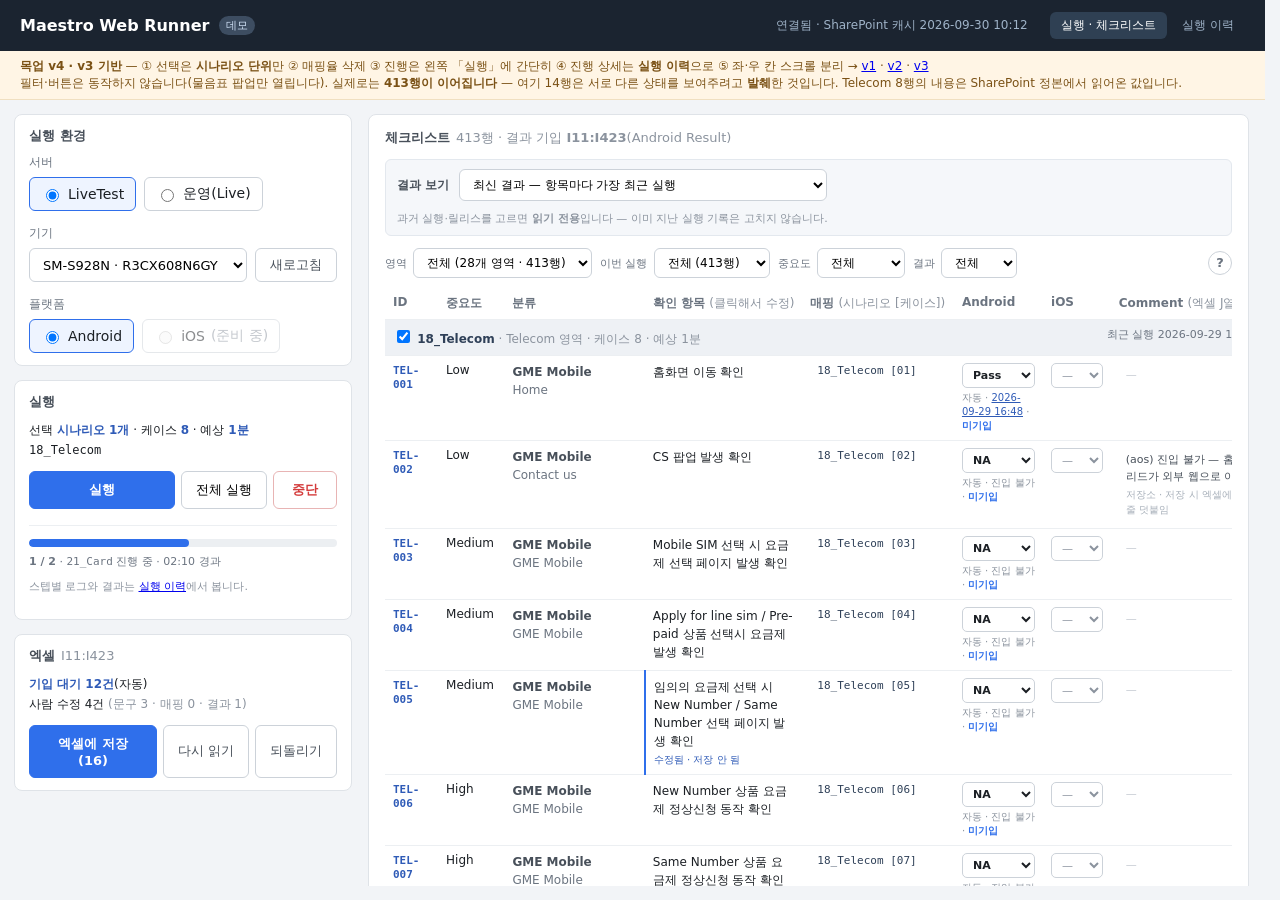
<file: web-runner/static/checklist.mock.v4.html>
<!DOCTYPE html>
<html lang="ko">
<head>
  <meta charset="utf-8">
  <meta name="viewport" content="width=device-width, initial-scale=1">
  <title>체크리스트 목업 v4 — 시나리오 선택</title>
  <link rel="stylesheet" href="style.css">
  <style>
    /* 목업 전용. 확정되면 style.css 로 옮긴다. */
    main.wide { flex-direction: column; align-items: stretch; }

    .mockbar {
      background: #fff5e5; color: #7a5115; font-size: 12px;
      padding: 7px 20px; border-bottom: 1px solid #f0dfc0;
    }

    .tabs { display: flex; gap: 4px; margin-bottom: 12px; }
    .tabs button.on { background: #2f4053; border-color: #2f4053; color: #fff; font-weight: 600; }

    /* 매핑 진척 */
    .cov { display: flex; align-items: center; gap: 10px; font-size: 12px; }
    .cov .barwrap { flex: 1; margin: 0; height: 10px; }
    .cov .bar { background: #2f9e44; }
    .cov .bar.part { background: #96631a; }

    /* 결과 보기 — 지금 화면의 결과 칸이 '어느 실행 것'인지 정하는 단 하나의 셀렉트 */
    .basisrow {
      display: flex; align-items: center; gap: 10px; flex-wrap: wrap;
      padding: 9px 11px; margin-bottom: 12px;
      background: #f5f7fa; border: 1px solid #e3e8ee; border-radius: 6px;
    }
    .basisrow > label { font-size: 12px; color: #48505a; font-weight: 600; }
    .basisrow select { font-size: 12px; min-width: 330px; }
    .basisrow .muted { font-size: 11px; }

    .filters { display: flex; gap: 8px; flex-wrap: wrap; align-items: center; margin: 12px 0 10px; }
    /* 필터 이름은 셀렉트 밖에 둔다 — 안에 넣으면 선택지처럼 보이고, 고르고 나면 사라진다 */
    .vbar { width: 1px; height: 18px; background: #dfe3e8; margin: 0 4px; }

    /* 실행 환경 — 실행 버튼과 같은 화면에 있어야 무엇으로 도는지 보인다 */
    .envrow {
      display: flex; align-items: center; gap: 12px; flex-wrap: wrap;
      padding: 9px 11px; margin-bottom: 12px;
      background: #fbfcfd; border: 1px solid #e3e8ee; border-radius: 6px;
    }
    .envrow label.f { display: flex; align-items: center; gap: 6px; }
    .envrow label.f > span { font-size: 11px; color: #6b7480; white-space: nowrap; }
    .envrow select { font-size: 12px; }
    .envrow .muted { font-size: 11px; }

    /* 선택 → 실행 대상 요약. 행은 케이스 단위지만 실행은 시나리오 단위다. */
    .selbar {
      display: flex; align-items: center; gap: 8px; flex-wrap: wrap;
      padding: 8px 11px; margin: 10px 0 0;
      background: #eef4ff; border: 1px solid #cfe0ff; border-radius: 6px; font-size: 12px;
    }
    .selbar b { color: #2f5bb7; }
    .selbar .warn2 { color: #7a5115; font-size: 11px; }

    .c-chk { width: 30px; }
    table.cl td.c-chk, table.cl th.c-chk { padding-right: 0; }

    .filters label.f { display: flex; align-items: center; gap: 6px; }
    .filters label.f > span { font-size: 11px; color: #6b7480; white-space: nowrap; }
    .filters select {
      padding: 6px 9px; border: 1px solid #ccd2d9; border-radius: 6px;
      font-size: 12px; font-family: inherit; background: #fff;
    }

    table.cl { width: 100%; border-collapse: collapse; }
    table.cl th, table.cl td {
      text-align: left; padding: 7px 8px; border-bottom: 1px solid #eceff2;
      font-size: 12px; vertical-align: top;
    }
    table.cl th { color: #6b7480; font-weight: 600; white-space: nowrap; }
    table.cl tr:hover td { background: #f7f9fc; }

    .c-id    { width: 78px; }
    .c-pri   { width: 72px; }
    .c-depth { width: 168px; }
    .c-map   { width: 150px; }
    .c-res   { width: 136px; }
    .c-cmt   { width: 194px; }

    .id { font-family: "Cascadia Mono", Consolas, monospace; font-size: 11px; color: #2f5bb7; font-weight: 600; }
    .depth { color: #6b7480; font-size: 11px; line-height: 1.5; }
    .depth b { color: #48505a; font-weight: 600; display: block; }

    .txt { line-height: 1.5; }
    .txt[contenteditable]:focus { outline: 2px solid #2f6feb; border-radius: 3px; background: #fff; }
    .edited { border-left: 2px solid #2f6feb; padding-left: 6px; }
    .edited::after {
      content: "수정됨 · 저장 안 됨"; display: block;
      font-size: 10px; color: #2f5bb7; margin-top: 2px;
    }

    /* 매핑은 한 줄 텍스트. 클릭하면 그 자리에서 고친다. */
    .map {
      font-family: "Cascadia Mono", Consolas, monospace; font-size: 11px;
      color: #2f4058; white-space: nowrap;
      padding: 3px 6px; border-radius: 4px; border: 1px solid transparent;
    }
    .map:hover { border-color: #ccd2d9; background: #fff; }
    .map:focus { outline: none; border-color: #2f6feb; background: #fff; }
    .map.none { color: #96631a; font-style: italic; font-family: inherit; }
    /* 저장할 때 -DumpJson 에 없는 이름이면 이렇게 표시한다 */
    .map.bad { color: #a02c2c; border-color: #e8b4b4; background: #fdeeee; }
    /* 자동화 불가 = 「매핑 안 됨」의 한 갈래. 사유는 Comment 에 적는다. */
    .map.none.manual { color: #6b3fa0; font-style: normal; }
    .unmapped td { background: #fffaf0; }

    /* 결과 수동 입력 — 엑셀에 실제로 쓰이는 값만 고를 수 있게 한다.
       (정본에 'pass' 소문자 5건과 확인 문구가 결과칸에 들어간 행이 섞여 있다) */
    .rsel {
      width: 100%; font-size: 11px; padding: 4px 6px;
      border: 1px solid #ccd2d9; border-radius: 5px; background: #fff;
      font-family: inherit; color: #8b939e;
    }
    .rsel.set { color: #1b1f24; font-weight: 600; }
    .rsel.over { border-color: #f0c98a; background: #fffaf0; }

    /* 출처 — 이 값이 실행에서 나온 건지 사람이 고친 건지. 셀렉트만 두면 이게 사라진다. */
    .prov { display: block; font-size: 10px; color: #8b939e; margin-top: 3px; line-height: 1.4; }
    .prov a { color: #2f5bb7; }
    .prov.over { color: #96631a; }
    /* 실행이 채웠지만 아직 엑셀에 안 나간 값 */
    .pend { color: #2f6feb; font-weight: 600; }
    .prov.over b { color: #d43c3c; }

    /* Comment — 엑셀 J열. 이미 "(aos)" / "- ios :" 접두사 관례가 쓰이고 있어 그대로 따른다. */
    .cmt {
      display: block; font-size: 11px; line-height: 1.5; color: #48505a;
      padding: 3px 6px; border-radius: 4px; border: 1px solid transparent; min-height: 22px;
    }
    .cmt:hover { border-color: #ccd2d9; background: #fff; }
    .cmt:focus { outline: none; border-color: #2f6feb; background: #fff; }
    .cmt:empty::before { content: "—"; color: #c3c9d1; }
    /* 자동값을 덮었는데 사유가 비어 있으면 저장을 막는다 */
    .cmt.need { border-color: #e8b4b4; background: #fdeeee; }
    .cmt.need:empty::before { content: "덮어쓴 사유를 적어야 저장됩니다"; color: #a02c2c; }
    /* 사유의 정본은 저장소다. 엑셀 J열에 원래 있던 메모는 읽어서 같이 보여주되 고치지 않는다. */
    .cmt .from { display: block; font-size: 10px; color: #a8b0ba; margin-top: 2px; }
    .cmt.xlsx { color: #6b7480; background: #f7f9fc; border-color: #eceff2; }
    .cmt.xlsx:hover { border-color: #eceff2; }
    .rsel:focus { outline: none; border-color: #2f6feb; }
    .manualrow td { background: #faf7ff; }
    .manualrow:hover td { background: #f4eeff; }
    .unmapped:hover td { background: #fff5e5; }

    .res { display: block; font-weight: 600; }
    .res .when { display: block; font-weight: normal; color: #8b939e; font-size: 10px; margin-top: 1px; }
    .res a { color: #2f5bb7; }
    .na { color: #8b939e; }

    .badge {
      display: inline-block; font-size: 10px; padding: 1px 6px; border-radius: 8px;
    }
    .badge.auto   { background: #eef4ff; color: #2f5bb7; }
    .badge.manual { background: #eceff2; color: #6b7480; }
    .badge.na     { background: #eceff2; color: #8b939e; }

    .areahead td {
      background: #eef1f5; font-weight: 700; font-size: 12px; color: #2f4058;
      border-bottom: 1px solid #dfe3e8;
    }
    .areahead .right { float: right; font-weight: normal; color: #6b7480; font-size: 11px; }

    .footbar {
      display: flex; align-items: center; gap: 10px;
      margin-top: 12px; padding-top: 12px; border-top: 1px solid #eceff2; font-size: 12px;
    }
    .note { font-size: 11px; color: #8b939e; line-height: 1.6; }

    /* ── v3 전용: 실행 화면의 2단 구성을 유지한다 ─────────────── */
    main.two { flex-direction: row; align-items: flex-start; }
    .col-left  { flex: 0 0 340px; }
    .col-right { flex: 1; min-width: 0; }
    .panel.tight { padding: 12px 14px; }
    .panel.tight h2 { margin-bottom: 9px; }
    .runbtns { display: flex; gap: 6px; flex-wrap: wrap; margin-top: 10px; }
    .runbtns button.primary { flex: 1; }

    /* 진행 표시 — 버튼(조작)과 상태를 구분선으로 떼어 놓는다.
       붙여 두면 진행 바가 버튼의 일부처럼 보인다. */
    .runprog { margin-top: 16px; padding-top: 13px; border-top: 1px solid #eceff2; }
    .runprog .barwrap { margin-bottom: 7px; }
    .runnow { font-size: 11px; color: #6b7480; line-height: 1.5; }
    .sumline { font-size: 12px; line-height: 1.7; }
    .sumline b { color: #2f5bb7; }
    .sumline .warn2 { display: block; color: #7a5115; font-size: 11px; margin-top: 4px; }
    /* 좁아진 오른쪽 칸에서 표가 가로로 넘칠 때만 스크롤 */
    .clwrap { overflow-x: auto; }
    .clwrap table.cl { min-width: 880px; }
    @media (max-width: 900px) {
      main.two { flex-direction: column; }
      .col-left { flex: none; }
    }
    /* 화면 설명 팝업 — 필터 줄 오른쪽 끝 물음표 버튼으로 연다.
       목업이지만 이것만은 실제로 열리게 해 뒀다(CSS 체크박스). */
    .helptoggle { display: none; }
    .helpbtn {
      width: 24px; height: 24px; flex: none; border-radius: 50%;
      border: 1px solid #ccd2d9; background: #fff; color: #6b7480;
      font-size: 13px; font-weight: 700; line-height: 22px; text-align: center;
      cursor: pointer; user-select: none;
    }
    .helpbtn:hover { border-color: #2f6feb; color: #2f6feb; background: #f5f9ff; }
    .helpmodal {
      display: none; position: fixed; inset: 0; z-index: 20;
      background: rgba(16, 21, 28, .5); padding: 30px;
      align-items: center; justify-content: center;
    }
    .helptoggle:checked ~ .helpmodal { display: flex; }
    .helpmodal-box {
      background: #fff; border-radius: 8px; width: min(760px, 100%);
      max-height: 100%; overflow-y: auto; padding: 16px 20px 20px;
    }
    .helpmodal-box > header {
      display: flex; align-items: center; margin: -4px 0 10px;
      font-size: 14px; font-weight: 700; color: #48505a;
    }
    .helpmodal-box .x {
      margin-left: auto; cursor: pointer; font-size: 18px; color: #8b939e;
      line-height: 1; padding: 2px 6px; border-radius: 4px;
    }
    .helpmodal-box .x:hover { background: #f2f4f7; color: #1b1f24; }
    .helpmodal-box .note { margin-top: 0; }

    /* ── v4: 좌·우 칸이 따로 스크롤한다 ───────────────────────── */
    html, body { height: 100%; }
    body { overflow: hidden; }
    main.two { flex: 1; min-height: 0; align-items: stretch; }
    main.two > .col { min-height: 0; overflow-y: auto; padding-right: 2px; }

    /* 선택은 시나리오 단위. 행(케이스)에는 체크박스를 두지 않는다 —
       케이스 하나만 돌릴 수 없으므로 고를 수 있게 보이면 안 된다. */
    label.scen { cursor: pointer; }
    label.scen b { color: #2f4058; }
    .noscen { color: #96631a; font-weight: 600; }
  </style>
</head>
<body>

<header class="topbar">
  <h1>Maestro Web Runner</h1>
  <span class="tag">데모</span>
  <span class="conn">연결됨 · SharePoint 캐시 2026-09-30 10:12</span>
  <nav class="topnav">
    <a href="#" class="on">실행 · 체크리스트</a>
    <a href="/history.html">실행 이력</a>
  </nav>
</header>

<div class="mockbar">
  <strong>목업 v4 · v3 기반</strong> — ① 선택은 <b>시나리오 단위</b>만 ② 매핑율 삭제
  ③ 진행은 왼쪽 「실행」에 간단히 ④ 진행 상세는 <b>실행 이력</b>으로 ⑤ 좌·우 칸 스크롤 분리 →
  <a href="checklist.mock.v1.html">v1</a> · <a href="checklist.mock.v2.html">v2</a> · <a href="checklist.mock.v3.html">v3</a><br>
  필터·버튼은 동작하지 않습니다(물음표 팝업만 열립니다). 실제로는 <b>413행이 이어집니다</b> —
  여기 14행은 서로 다른 상태를 보여주려고 <b>발췌</b>한 것입니다.
  Telecom 8행의 내용은 SharePoint 정본에서 읽어온 값입니다.
</div>

<main class="two">

  <div class="col col-left">

    <section class="panel tight envpanel">
      <h2>실행 환경</h2>
      <div class="field">
        <label>서버</label>
        <div class="choices">
          <label class="choice"><input type="radio" name="srv" checked> LiveTest</label>
          <label class="choice live"><input type="radio" name="srv"> 운영(Live)</label>
        </div>
      </div>
      <div class="field">
        <label for="dev">기기</label>
        <div class="row">
          <select id="dev"><option>SM-S928N · R3CX608N6GY</option></select>
          <button class="ghost" type="button">새로고침</button>
        </div>
      </div>
      <div class="field">
        <label>플랫폼</label>
        <div class="choices">
          <label class="choice"><input type="radio" name="plat" checked> Android</label>
          <label class="choice disabled"><input type="radio" name="plat" disabled> iOS <span class="muted">(준비 중)</span></label>
        </div>
      </div>
    </section>

    <section class="panel tight">
      <h2>실행</h2>
      <div class="sumline">
        선택 <b>시나리오 1개</b> · 케이스 <b>8</b> · 예상 <b>1분</b><br>
        <code>18_Telecom</code>
      </div>
      <div class="runbtns">
        <button class="primary" type="button">실행</button>
        <button type="button">전체 실행</button>
        <button class="danger" type="button">중단</button>
      </div>

      <div class="runprog">
        <div class="barwrap"><div class="bar" style="width:52%"></div></div>
        <div class="runnow"><b>1 / 2</b> · <code>21_Card</code> 진행 중 · 02:10 경과</div>
      </div>
      <p class="note" style="margin-top:8px">
        스텝별 로그와 결과는 <a href="/history.html">실행 이력</a>에서 봅니다.
      </p>
    </section>

    <section class="panel tight">
      <h2>엑셀 <span class="muted">I11:I423</span></h2>
      <div class="sumline">
        <b class="pend">기입 대기 12건</b>(자동)<br>
        사람 수정 4건 <span class="muted">(문구 3 · 매핑 0 · 결과 1)</span>
      </div>
      <div class="runbtns">
        <button class="primary" type="button">엑셀에 저장 (16)</button>
        <button class="ghost" type="button">다시 읽기</button>
        <button class="ghost" type="button">되돌리기</button>
      </div>
    </section>

  </div>

  <div class="col col-right">
    <section class="panel">
      <h2>체크리스트 <span class="muted">413행 · 결과 기입 <b>I11:I423</b>(Android Result)</span></h2>

      <div class="basisrow">
      <label for="basis">결과 보기</label>
      <select id="basis">
        <optgroup label="자동 실행 (suite_logs)">
          <option selected>최신 결과 — 항목마다 가장 최근 실행</option>
          <option>2026-09-29 16:48 · 5항목 · SM-S928N · 7.21.0-stag</option>
          <option>2026-09-29 15:36 · 5항목 · SM-S928N · 7.21.0-stag</option>
          <option>2026-09-28 17:38 · 1항목 · SM-S928N · 7.21.0-stag</option>
          <option>2026-09-23 17:08 · 25항목 · SM-S911N · 7.20.0-stag</option>
        </optgroup>
        <optgroup label="엑셀">
          <option>엑셀 현재값 — I열에 지금 적혀 있는 것</option>
        </optgroup>
      </select>
      <span class="muted">과거 실행·릴리스를 고르면 <b>읽기 전용</b>입니다 — 이미 지난 실행 기록은 고치지 않습니다.</span>
    </div>

            <input type="checkbox" id="help" class="helptoggle">
      <div class="filters">
      <label class="f"><span>영역</span>
        <select><option selected>전체 (28개 영역 · 413행)</option><option>Telecom (8)</option><option>HOME (29)</option><option>MENU (106)</option></select>
      </label>
      <label class="f" title="기준은 위 「결과 보기」 에서 고른 실행입니다"><span>이번 실행</span>
        <select>
          <option selected>전체 (413행)</option>
          <option>테스트한 것만</option>
          <option>빠진 것만</option>
        </select>
      </label>
      <label class="f"><span>중요도</span>
        <select><option selected>전체</option><option>High</option><option>Medium</option><option>Low</option></select>
      </label>
      <label class="f"><span>결과</span>
        <select><option selected>전체</option><option>Pass</option><option>Fail</option><option>미실행</option></select>
      </label>
      <span class="spacer"></span>
      <label for="help" class="helpbtn" title="이 화면 설명">?</label>
    </div>

      <div class="clwrap">
      <table class="cl">
      <thead>
        <tr>
          <th class="c-id">ID</th>
          <th class="c-pri">중요도</th>
          <th class="c-depth">분류</th>
          <th>확인 항목 <span class="muted">(클릭해서 수정)</span></th>
          <th class="c-map">매핑 <span class="muted">(시나리오 [케이스])</span></th>
          <th class="c-res">Android</th>
          <th class="c-res">iOS</th>
          <th class="c-cmt">Comment <span class="muted">(엑셀 J열)</span></th>
        </tr>
      </thead>
      <tbody>
        <tr class="areahead"><td colspan="8"><label class="scen"><input type="checkbox" checked> <b>18_Telecom</b></label><span class="muted"> · Telecom 영역 · 케이스 8 · 예상 1분</span><span class="right">최근 실행 2026-09-29 16:48</span></td></tr>
<tr>
          <td><span class="id">TEL-001</span></td>
          <td>Low</td>
          <td class="depth"><b>GME Mobile</b>Home</td>
          <td class="txt" contenteditable>홈화면 이동 확인</td>
          <td><span class="map" contenteditable>18_Telecom [01]</span></td>
          <td><select class="rsel set"><option>—</option><option selected>Pass</option><option>Fail</option><option>Not Test</option><option>NA</option></select>
              <span class="prov">자동 · <a href="#">2026-09-29 16:48</a> · <b class="pend">미기입</b></span></td>
          <td><select class="rsel"><option>—</option><option>Pass</option><option>Fail</option><option>Not Test</option><option>NA</option></select></td>
          <td><span class="cmt" contenteditable></span></td>
        </tr>

<tr>
          <td><span class="id">TEL-002</span></td>
          <td>Low</td>
          <td class="depth"><b>GME Mobile</b>Contact us</td>
          <td class="txt" contenteditable>CS 팝업 발생 확인</td>
          <td><span class="map" contenteditable>18_Telecom [02]</span></td>
          <td><select class="rsel set"><option>—</option><option>Pass</option><option>Fail</option><option>Not Test</option><option selected>NA</option></select>
              <span class="prov">자동 · 진입 불가 · <b class="pend">미기입</b></span></td>
          <td><select class="rsel"><option>—</option><option>Pass</option><option>Fail</option><option>Not Test</option><option>NA</option></select></td>
          <td><span class="cmt" contenteditable>(aos) 진입 불가 — 홈 그리드가 외부 웹으로 이동<span class="from">저장소 · 저장 시 엑셀에 한 줄 덧붙임</span></span></td>
        </tr>

<tr>
          <td><span class="id">TEL-003</span></td>
          <td>Medium</td>
          <td class="depth"><b>GME Mobile</b>GME Mobile</td>
          <td class="txt" contenteditable>Mobile SIM 선택 시 요금제 선택 페이지 발생 확인</td>
          <td><span class="map" contenteditable>18_Telecom [03]</span></td>
          <td><select class="rsel set"><option>—</option><option>Pass</option><option>Fail</option><option>Not Test</option><option selected>NA</option></select>
              <span class="prov">자동 · 진입 불가 · <b class="pend">미기입</b></span></td>
          <td><select class="rsel"><option>—</option><option>Pass</option><option>Fail</option><option>Not Test</option><option>NA</option></select></td>
          <td><span class="cmt" contenteditable></span></td>
        </tr>

<tr>
          <td><span class="id">TEL-004</span></td>
          <td>Medium</td>
          <td class="depth"><b>GME Mobile</b>GME Mobile</td>
          <td class="txt" contenteditable>Apply for line sim / Pre-paid 상품 선택시 요금제 발생 확인</td>
          <td><span class="map" contenteditable>18_Telecom [04]</span></td>
          <td><select class="rsel set"><option>—</option><option>Pass</option><option>Fail</option><option>Not Test</option><option selected>NA</option></select>
              <span class="prov">자동 · 진입 불가 · <b class="pend">미기입</b></span></td>
          <td><select class="rsel"><option>—</option><option>Pass</option><option>Fail</option><option>Not Test</option><option>NA</option></select></td>
          <td><span class="cmt" contenteditable></span></td>
        </tr>

<tr>
          <td><span class="id">TEL-005</span></td>
          <td>Medium</td>
          <td class="depth"><b>GME Mobile</b>GME Mobile</td>
          <td class="txt edited" contenteditable>임의의 요금제 선택 시 New Number / Same Number 선택 페이지 발생 확인</td>
          <td><span class="map" contenteditable>18_Telecom [05]</span></td>
          <td><select class="rsel set"><option>—</option><option>Pass</option><option>Fail</option><option>Not Test</option><option selected>NA</option></select>
              <span class="prov">자동 · 진입 불가 · <b class="pend">미기입</b></span></td>
          <td><select class="rsel"><option>—</option><option>Pass</option><option>Fail</option><option>Not Test</option><option>NA</option></select></td>
          <td><span class="cmt" contenteditable></span></td>
        </tr>

<tr>
          <td><span class="id">TEL-006</span></td>
          <td>High</td>
          <td class="depth"><b>GME Mobile</b>GME Mobile</td>
          <td class="txt" contenteditable>New Number 상품 요금제 정상신청 동작 확인</td>
          <td><span class="map" contenteditable>18_Telecom [06]</span></td>
          <td><select class="rsel set"><option>—</option><option>Pass</option><option>Fail</option><option>Not Test</option><option selected>NA</option></select>
              <span class="prov">자동 · 진입 불가 · <b class="pend">미기입</b></span></td>
          <td><select class="rsel"><option>—</option><option>Pass</option><option>Fail</option><option>Not Test</option><option>NA</option></select></td>
          <td><span class="cmt" contenteditable></span></td>
        </tr>

<tr>
          <td><span class="id">TEL-007</span></td>
          <td>High</td>
          <td class="depth"><b>GME Mobile</b>GME Mobile</td>
          <td class="txt" contenteditable>Same Number 상품 요금제 정상신청 동작 확인</td>
          <td><span class="map" contenteditable>18_Telecom [07]</span></td>
          <td><select class="rsel set"><option>—</option><option>Pass</option><option>Fail</option><option>Not Test</option><option selected>NA</option></select>
              <span class="prov">자동 · 진입 불가 · <b class="pend">미기입</b></span></td>
          <td><select class="rsel"><option>—</option><option>Pass</option><option>Fail</option><option>Not Test</option><option>NA</option></select></td>
          <td><span class="cmt" contenteditable></span></td>
        </tr>

<tr>
          <td><span class="id">TEL-008</span></td>
          <td>High</td>
          <td class="depth"><b>GME Mobile</b>GME Mobile</td>
          <td class="txt" contenteditable>Check My GME Mobile usage 선택시 신청한 유심 정보 정상적으로 노출되는지 확인</td>
          <td><span class="map" contenteditable>18_Telecom [08]</span></td>
          <td><select class="rsel set"><option>—</option><option>Pass</option><option>Fail</option><option>Not Test</option><option selected>NA</option></select>
              <span class="prov">자동 · 진입 불가 · <b class="pend">미기입</b></span></td>
          <td><select class="rsel"><option>—</option><option>Pass</option><option>Fail</option><option>Not Test</option><option>NA</option></select></td>
          <td><span class="cmt" contenteditable></span></td>
        </tr>

        <tr class="areahead"><td colspan="8"><label class="scen"><input type="checkbox"> <b>09_Home</b></label><span class="muted"> · HOME 영역 · 이 영역에 걸린 케이스 1 · 예상 6분</span></td></tr>
<tr>
          <td><span class="id">HOM-001</span></td>
          <td>Low</td>
          <td class="depth"><b>Notification</b>Notification</td>
          <td class="txt" contenteditable>알림 내역 표시 확인</td>
          <td><span class="map" contenteditable>09_Home [07]</span></td>
          <td><select class="rsel set"><option>—</option><option selected>Pass</option><option>Fail</option><option>Not Test</option><option>NA</option></select>
              <span class="prov">자동 · <a href="#">2026-09-29 16:48</a> · <b class="pend">미기입</b></span></td>
          <td><select class="rsel"><option>—</option><option>Pass</option><option>Fail</option><option>Not Test</option><option>NA</option></select></td>
          <td><span class="cmt xlsx">- ios : 알림 아이콘이 사라지지 않음<span class="from">엑셀 J열에 원래 있던 메모 · 고치지 않음</span></span></td>
        </tr>

        <tr class="areahead"><td colspan="8"><span class="noscen">시나리오 없음 — 실행 대상 아님</span><span class="muted"> · HOME · 매핑 안 된 2행</span></td></tr>
<tr class="unmapped">
          <td><span class="id">HOM-003</span></td>
          <td>Medium</td>
          <td class="depth"><b>Notification</b>Notification</td>
          <td class="txt" contenteditable>알림 삭제 동작 확인</td>
          <td><span class="map none" contenteditable>매핑 안 됨</span></td>
          <td><select class="rsel"><option>—</option><option>Pass</option><option>Fail</option><option>Not Test</option><option>NA</option></select></td>
          <td><select class="rsel"><option>—</option><option>Pass</option><option>Fail</option><option>Not Test</option><option>NA</option></select></td>
          <td><span class="cmt" contenteditable></span></td>
        </tr>

<tr class="unmapped">
          <td><span class="id">HOM-006</span></td>
          <td>Medium</td>
          <td class="depth"><b>Account</b>GME Wallet</td>
          <td class="txt" contenteditable>GME Wallet Number 노출 확인</td>
          <td><span class="map none" contenteditable>매핑 안 됨</span></td>
          <td><select class="rsel"><option>—</option><option>Pass</option><option>Fail</option><option>Not Test</option><option>NA</option></select></td>
          <td><select class="rsel"><option>—</option><option>Pass</option><option>Fail</option><option>Not Test</option><option>NA</option></select></td>
          <td><span class="cmt" contenteditable></span></td>
        </tr>

        <tr class="areahead"><td colspan="8"><label class="scen"><input type="checkbox"> <b>21_Card</b></label><span class="muted"> · Card 영역 · 이 영역에 걸린 케이스 2 · 예상 4분</span></td></tr>
<tr>
          <td><span class="id">CRD-001</span></td>
          <td>High</td>
          <td class="depth"><b>View Booking History</b>GME Mobile</td>
          <td class="txt" contenteditable>Balance 선택 시 GME PAY 잔액 노출 확인</td>
          <td><span class="map" contenteditable>21_Card [01]</span></td>
          <td><select class="rsel set"><option>—</option><option selected>Pass</option><option>Fail</option><option>Not Test</option><option>NA</option></select>
              <span class="prov">자동 · <a href="#">2026-09-29 15:36</a></span></td>
          <td><select class="rsel"><option>—</option><option>Pass</option><option>Fail</option><option>Not Test</option><option>NA</option></select></td>
          <td><span class="cmt" contenteditable></span></td>
        </tr>

<tr>
          <td><span class="id">CRD-002</span></td>
          <td>High</td>
          <td class="depth"><b>Recharge_Wallet</b>Simple Password</td>
          <td class="txt" contenteditable>간편비밀번호 일치 시 충전동작 확인</td>
          <td><span class="map" contenteditable>21_Card [21]</span></td>
          <td><select class="rsel set over"><option>—</option><option selected>Pass</option><option>Fail</option><option>Not Test</option><option>NA</option></select>
              <span class="prov over">직접 수정 · 자동은 <b>Fail</b> · <a href="#">2026-09-29 15:36</a></span></td>
          <td><select class="rsel"><option>—</option><option>Pass</option><option>Fail</option><option>Not Test</option><option>NA</option></select></td>
          <td><span class="cmt" contenteditable>(aos) 자동 Fail — 기기 세션 만료로 진입 실패. 수동 재확인 결과 정상<span class="from">저장소 · 저장 시 엑셀에 한 줄 덧붙임</span></span></td>
        </tr>

        <tr class="areahead"><td colspan="8"><span class="noscen">시나리오 없음 — 실행 대상 아님</span><span class="muted"> · Card · 자동화 불가 1행</span></td></tr>
<tr class="manualrow">
          <td><span class="id">CRD-003</span></td>
          <td>High</td>
          <td class="depth"><b>Recharge_Wallet</b>Biometric</td>
          <td class="txt" contenteditable>생체인식 일치 시 충전동작 확인</td>
          <td><span class="map none manual" contenteditable>매핑 안 됨 (자동화 불가)</span></td>
          <td><select class="rsel"><option selected>—</option><option>Pass</option><option>Fail</option><option>Not Test</option><option>NA</option></select></td>
          <td><select class="rsel"><option>—</option><option>Pass</option><option>Fail</option><option>Not Test</option><option>NA</option></select></td>
          <td><span class="cmt" contenteditable>(aos) 자동화 불가 — 생체인증 필요<span class="from">저장소 · 저장 시 엑셀에 한 줄 덧붙임</span></span></td>
        </tr>
      </tbody>
    </table>
      </div>

      <div class="helpmodal">
      <div class="helpmodal-box">
        <header>이 화면 읽는 법 <label for="help" class="x" title="닫기">×</label></header>
        <p class="note">
      <b class="pend">기입 대기</b> = 실행이 채웠지만 <b>아직 엑셀에 없는 값</b>입니다.
      저장을 눌러야 나갑니다 — 실행만으로는 엑셀이 채워지지 않습니다.<br>
      ⛔ <b>자동 <code>Fail</code> 은 기입 대기에 들어가지 않습니다.</b> 「확인 대기」라서,
      사람이 최종값을 고른 뒤에야 사람 수정 쪽으로 넘어갑니다.<br>
      <b>기본은 전체 413행입니다.</b> 실행한 항목에 따라 목록이 줄어들지 않습니다 —
      이번에 테스트한 것만 보려면 <b>「이번 실행 → 테스트한 것만」</b> 필터를 씁니다.
      그 필터의 기준은 위 <b>「결과 보기」</b> 에서 고른 실행이고, <code>최신 결과</code> 를
      고른 상태에서는 기준이 정해지지 않아 전체만 보입니다.<br>
      기입 대상은 <b>언제나 <code>I11:I423</code></b> 입니다 — 릴리스 버전은 보지 않습니다.
      첫 데이터 행이 11행이라 <code>I11</code> 부터 시작합니다.
      다만 앞쪽에 열이 삽입되면 <code>I</code> 가 다른 칸을 가리키므로,
      저장 직전에 <b><code>I9</code> 가 <code>Android Result</code> 인지</b> 한 칸만 확인하고 진행합니다.<br>
      ⚠️ 저장은 <b>고친 셀만</b> SharePoint 에 PATCH 합니다(같은 통합 문서의 다른 시트·다른 사람 편집에 영향 없음).<br>
      <b>사유의 정본은 저장소</b>입니다. 엑셀 J열에는 사람이 읽으라고 <b>한 줄만 덧붙입니다</b>(사본).
      한 칸에 플랫폼·실행이 섞여 쌓이는 구조라, 기계가 읽을 원본은 따로 둡니다.<br>
      엑셀 J열에 <b>원래 있던 메모는 읽어서 같이 보여주되 고치지 않습니다</b>(위 회색 칸).
      덧붙일 때는 기존 내용을 지우지 않고, 접두사는 정본에서 이미 쓰는
      <code>(aos)</code> / <code>- ios :</code> / <code>- aos/ios :</code> 관례를 따릅니다.<br>
      매핑은 엑셀이 아니라 저장소(<code>checklist_map.json</code>)에 저장됩니다 — 엑셀을 나중에 놓더라도 남습니다.<br>
      <b>자동으로 채워진 칸도 사람이 고칠 수 있습니다</b> — 외부 요인·셋팅 불량으로 Fail 이 났지만
      사람이 보면 정상인 경우가 있습니다. 대신 <b>고치면 누가 넣은 값인지 표시가 바뀝니다</b>:
      <code>자동</code> → <code>직접 수정 · 자동은 Fail</code>. 원래 실행값이 무엇이었는지는 지워지지 않습니다.<br>
      <b>덮어쓸 때는 Comment 에 사유가 있어야 저장됩니다.</b> 3개월 뒤 같은 케이스가 또 Fail 날 때
      "그때 왜 덮었더라"를 답할 수 있는 건 이 한 줄뿐입니다.
    </p>
    <table class="cl" style="max-width:720px; margin-top:4px">
      <thead><tr><th style="width:86px">값</th><th>뜻</th><th style="width:150px">누가 넣나</th></tr></thead>
      <tbody>
        <tr><td><b>Pass</b></td><td>확인했고 정상</td><td>자동 / 수동</td></tr>
        <tr><td><b>Fail</b></td><td>확인했고 결함</td><td>수동 <span class="muted">(자동 Fail 은 확인 대기로 둔다)</span></td></tr>
        <tr><td><b>Not Test</b></td><td>확인하지 못함</td><td>수동 <span class="muted">(자동으로는 넣지 않는다)</span></td></tr>
        <tr><td><b>NA</b></td><td>해당 없음 — <b>확인할 화면·기능이 없음</b></td><td>자동 <span class="muted">(run_suite 의 <code>na</code>)</span> / 수동</td></tr>
      </tbody>
    </table>
    <p class="note">
      「결과 보기」를 바꾸면 결과 두 열이 <b>그 시점 값</b>으로 바뀝니다. 자동 실행을 고르면
      <code>suite_logs/&lt;시각&gt;/checklist.json</code> 의 지난 실행 기록을, 엑셀을 고르면 I열의 현재값을 봅니다.<br>
      <b>자동화 불가 행은 결과를 비워 둡니다.</b> 매핑 칸에 <code>매핑 안 됨 (자동화 불가)</code> 로 적고,
      왜 못 하는지는 Comment 에 남깁니다. 사람이 수동으로 확인하면 그때 결과를 고르면 됩니다.<br>
      ⚠️ <code>Not Test</code> 와 <code>NA</code> 는 다릅니다. <b>Not Test = 못 했다</b>(언젠가 해야 함),
      <b>NA = 할 것이 없다</b>(영영 없음). 섞이면 "남은 일"이 몇 건인지 셀 수 없게 됩니다.
      Telecom <code>[02]~[08]</code> 이 <code>NA</code> 인 것은 진입 경로가 사라져 <b>확인할 화면이 없기</b> 때문이고,
      생체인증이 <b>빈칸</b> 인 것은 <b>화면은 있는데 자동화가 못 닿아</b> 아직 아무도 확인하지 않았기 때문입니다.
    </p>
      </div>
    </div>
  
    </section>

      </main>
</body>
</html>
</file>
<file: web-runner/static/style.css>
* { box-sizing: border-box; }

body {
  margin: 0;
  font-family: "Malgun Gothic", "Segoe UI", system-ui, sans-serif;
  font-size: 14px;
  color: #1b1f24;
  background: #f2f4f7;
  /* 최소 한 화면은 채우되, 내용이 많아지면 **창 전체가 스크롤한다**(2026-09-28 사용자 지시).
     로그를 펼칠 때 오른쪽 칸을 안에서 스크롤시키면 진행 상황 목록이 눌려 작아진다 —
     그래서 각 칸을 내용 크기 그대로 두고 넘치는 만큼 창이 스크롤하게 한다. */
  min-height: 100vh;
  display: flex;
  flex-direction: column;
}

/* 스크롤바 자리를 **늘 비워 둔다.** 이력 화면은 페이지가 스크롤돼 스크롤바가 생기고
   실행 화면은 body{overflow:hidden} 이라 없다 → 화면을 옮길 때마다 상단 버튼이
   스크롤바 너비(약 15px)만큼 튄다. 자리를 고정하면 두 화면의 오른쪽 끝이 같아진다. */
html { scrollbar-gutter: stable; }

.topbar {
  display: flex;
  align-items: center;
  gap: 10px;
  padding: 12px 20px;
  background: #1b2430;
  color: #fff;
}
.topbar h1 { font-size: 16px; margin: 0; font-weight: 600; }
.tag {
  font-size: 11px; padding: 2px 7px; border-radius: 10px;
  background: #3d4d61; color: #cfe0f5;
}
/* 오른쪽 묶음을 미는 것은 **왼쪽 묶음의 끝**이 한다.
   종전엔 `.conn{margin-left:auto}` 가 그 일을 했는데 `.conn` 은 index 에만 있어
   history 에서는 내비가 제목 옆에 붙었다(화면마다 버튼 위치가 달라 보인 원인).
   ⚠️ `.tag` 는 표 안의 알약에도 쓰이므로 **topbar 직계 자식만** 잡는다. */
.topbar > .tag { margin-right: auto; }
.conn { font-size: 12px; color: #9fb3c8; }
.conn.bad { color: #ff9d9d; }

.topnav { margin-left: 12px; display: flex; gap: 4px; }
.topnav a {
  font-size: 12px; color: #9fb3c8; text-decoration: none;
  padding: 5px 11px; border-radius: 6px;
}
.topnav a:hover { background: #2a3645; color: #fff; }
.topnav a.on { background: #2f4053; color: #fff; }

/* 이력 페이지 */
main.wide { flex-direction: column; height: auto; align-items: stretch; }

.stats { display: flex; gap: 10px; flex-wrap: wrap; }
.stat {
  flex: 1; min-width: 92px; padding: 10px 12px;
  border: 1px solid #eceff2; border-radius: 6px; text-align: center;
}
.stat b { display: block; font-size: 20px; }
.stat span { font-size: 11px; color: #8b939e; }
.stat.pass b { color: #2f9e44; }
.stat.fail b { color: #d43c3c; }
.stat.skip b { color: #96631a; }

table.grid { width: 100%; border-collapse: collapse; }
table.grid th, table.grid td {
  text-align: left; padding: 5px 8px; border-bottom: 1px solid #eceff2; font-size: 12px;
}
table.grid th { color: #6b7480; font-weight: 600; }
.st-PASS { color: #2f9e44; font-weight: 600; }
.st-FAIL { color: #d43c3c; font-weight: 600; }
.st-SKIP { color: #96631a; font-weight: 600; }

.run { border: 1px solid #eceff2; border-radius: 6px; margin-bottom: 6px; }
.run.bad { border-left: 3px solid #d43c3c; }
.run.ok { border-left: 3px solid #2f9e44; }
.run > summary {
  display: flex; align-items: center; gap: 10px; flex-wrap: wrap;
  padding: 9px 12px; cursor: pointer; font-size: 12px;
}
.run > summary::-webkit-details-marker { display: none; }
.run > table { margin: 0 12px 12px; width: calc(100% - 24px); }

/* 실행 일시 / 기기 / 환경 / 결과 4열 */
.run.head {
  display: flex; gap: 10px; padding: 6px 12px; border: none;
  font-size: 11px; color: #6b7480; font-weight: 600;
}
.run .c-when { flex: 0 0 140px; }
.run .c-dev { flex: 0 0 160px; }
.run .c-env { flex: 1; min-width: 120px; }
.run .c-res { flex: 0 0 190px; }
.run > summary > span { display: flex; flex-direction: column; gap: 1px; }
.run > summary > .c-env,
.run > summary > .c-res {
  flex-direction: row; align-items: center; gap: 4px; flex-wrap: wrap;
}
.run > summary b { font-size: 13px; }
.run > summary .muted { font-size: 11px; }

/* 로그 모달 */
.modal {
  position: fixed; inset: 0; background: rgba(16, 21, 28, .55);
  display: flex; align-items: center; justify-content: center; padding: 30px; z-index: 10;
}
.modal-box {
  background: #fff; border-radius: 8px; width: min(980px, 100%);
  max-height: 100%; display: flex; flex-direction: column; overflow: hidden;
}
.modal-box > header {
  display: flex; align-items: center; gap: 10px;
  padding: 10px 14px; border-bottom: 1px solid #eceff2; font-size: 13px; font-weight: 600;
}
.modal-box .log { margin: 0; max-height: none; flex: 1; border-radius: 0; }

main {
  display: flex;
  gap: 14px;
  padding: 14px;
  /* ⚠️ stretch 면 한쪽 칸이 길어질 때 반대쪽도 같이 늘어난다 → 왼쪽 목록 크기가 흔들린다. */
  align-items: flex-start;
  flex: 1;
  min-height: 0;
}
.col { display: flex; flex-direction: column; gap: 14px; min-width: 0; }
.col-left { flex: 0 0 420px; }
.col-right { flex: 1; }

.panel {
  background: #fff;
  border: 1px solid #dfe3e8;
  border-radius: 8px;
  padding: 14px 16px;
}
.panel.grow { flex: 1; min-height: 0; display: flex; flex-direction: column; }
.panel h2 {
  display: flex; align-items: center; gap: 6px; flex-wrap: wrap;
  font-size: 13px; margin: 0 0 12px; color: #48505a; font-weight: 600;
}
.spacer { flex: 1; }

.field { margin-bottom: 14px; }
.field:last-child { margin-bottom: 0; }
.field > label {
  display: block; font-size: 12px; color: #6b7480; margin-bottom: 6px;
}
.row { display: flex; gap: 8px; }
.row select { flex: 1; }

select {
  padding: 7px 9px; border: 1px solid #ccd2d9; border-radius: 6px;
  background: #fff; font-size: 13px; font-family: inherit;
}

.choices { display: flex; gap: 8px; flex-wrap: wrap; }
.choice {
  display: flex; align-items: center; gap: 6px;
  padding: 7px 11px; border: 1px solid #ccd2d9; border-radius: 6px;
  cursor: pointer; background: #fff;
}
.choice:has(input:checked) { border-color: #2f6feb; background: #eef4ff; }
.choice.disabled { opacity: .5; cursor: not-allowed; }
.choice.live:has(input:checked) { border-color: #d43c3c; background: #fdeeee; }

button {
  padding: 7px 14px; border-radius: 6px; font-size: 13px;
  font-family: inherit; cursor: pointer; border: 1px solid #ccd2d9; background: #fff;
}
button:disabled { opacity: .5; cursor: not-allowed; }
button.primary {
  background: #2f6feb; border-color: #2f6feb; color: #fff; font-weight: 600;
  padding: 9px 22px;
}
button.primary.live { background: #d43c3c; border-color: #d43c3c; }
button.ghost { color: #48505a; }
button.danger { color: #d43c3c; border-color: #e8b4b4; font-weight: 600; padding: 9px 18px; }
button.danger:hover:not(:disabled) { background: #fdeeee; }
button.small { padding: 3px 9px; font-size: 12px; }
.panel h2 button.small { padding: 4px 12px; }   /* 헤더 안에서는 조금 더 누르기 좋게 */

.warn {
  margin: 8px 0 0; padding: 8px 10px; border-radius: 6px;
  background: #fdeeee; color: #a02c2c; font-size: 12px; line-height: 1.5;
}
.hidden { display: none; }
.muted { color: #8b939e; font-weight: normal; }

/* 테스트 목록 — 창 높이에 비례한 크기로 **고정**하고 스스로 스크롤한다.
   px 로 박으면 낮은 창에서 잘리고(2026-09-28 실제로 잘렸다), `flex: 1` 로 두면
   오른쪽 칸 길이에 끌려가 로그를 펼칠 때마다 크기가 바뀐다. */
.testlist {
  overflow-y: auto; flex: none;
  height: 52vh; min-height: 220px;
  margin: -4px -4px 0; padding: 4px;
}
.group { margin-bottom: 14px; }
.group-head {
  display: flex; align-items: baseline; gap: 8px;
  padding: 5px 6px; background: #eef1f5; border-radius: 5px; margin-bottom: 4px;
}
.group-head .g { font-weight: 700; font-size: 12px; color: #2f4058; }
.group-head .desc { font-size: 11px; color: #6b7480; }
.group-head input { margin-right: 2px; }

.test {
  display: flex; align-items: flex-start; gap: 8px;
  padding: 5px 6px; border-radius: 5px; cursor: pointer;
}
.test:hover { background: #f5f7fa; }
.test input { margin-top: 2px; }
.test .body { min-width: 0; flex: 1; }
.test .name { display: block; font-size: 13px; }
.test .meta { display: block; font-size: 11px; color: #8b939e; margin-top: 1px; }
.pill {
  display: inline-block; font-size: 10px; padding: 1px 6px;
  border-radius: 8px; margin-left: 4px; vertical-align: 1px;
}
.pill.money { background: #fdeeee; color: #a02c2c; }
.pill.balance { background: #fff5e5; color: #96631a; }
.pill.fixture { background: #eef4ff; color: #2f5bb7; }

/* 선택 안내 — 제목 줄에 같이 두면 버튼이 밀려 줄바꿈된다 → 바로 아랫줄에 둔다 */
.selinfo { font-size: 12px; color: #8b939e; margin: -6px 0 9px; }

/* 요약 */
.summary { font-size: 13px; line-height: 1.7; }
.summary.pass { border-left: 4px solid #2f9e44; }
.summary.fail { border-left: 4px solid #d43c3c; }
.summary.stopped { border-left: 4px solid #96631a; }
.summary .headline { font-size: 15px; font-weight: 700; margin-bottom: 4px; }
.summary.pass .headline { color: #2f9e44; }
.summary.fail .headline { color: #d43c3c; }
.summary.stopped .headline { color: #96631a; }
.summary .warn { background: #fff5e5; color: #7a5115; margin: 6px 0 8px; }
.summary table { border-collapse: collapse; margin-top: 8px; width: 100%; }
.summary th, .summary td {
  text-align: left; padding: 4px 8px; border-bottom: 1px solid #eceff2; font-size: 12px;
}
.summary th { color: #6b7480; font-weight: 600; }
.summary .st-PASS { color: #2f9e44; font-weight: 600; }
.summary .st-FAIL { color: #d43c3c; font-weight: 600; }
.summary .st-SKIP { color: #96631a; font-weight: 600; }

/* 진행 상황 */
.progpanel { min-height: 0; }

.barwrap {
  height: 8px; background: #eceff2; border-radius: 4px; overflow: hidden; margin-bottom: 14px;
}
.bar {
  height: 100%; width: 0; background: #2f6feb; border-radius: 4px;
  transition: width .4s ease;
}
.bar.fail { background: #d43c3c; }
.bar.done { background: #2f9e44; }
.bar.stopped { background: #96631a; }

/* 진행 상황 목록은 **항목 수만큼 그대로 보여준다** — 안에서 스크롤시키면 로그를 펼쳤을 때
   눌려서 작아진다. 넘치는 만큼은 창이 스크롤한다. */
.proglist { flex: none; }
.prog {
  display: flex; align-items: flex-start; gap: 10px;
  padding: 9px 10px; border-radius: 6px; border: 1px solid #eceff2; margin-bottom: 6px;
}
.prog.running { border-color: #2f6feb; background: #f7faff; }
.prog .chip {
  flex: none; min-width: 60px; text-align: center; font-size: 11px; font-weight: 600;
  padding: 3px 0; border-radius: 10px; background: #eceff2; color: #6b7480;
}
.prog.running .chip { background: #e5efff; color: #2f6feb; }
.prog .chip.PASS { background: #e6f5ea; color: #2f9e44; }
.prog .chip.FAIL { background: #fdeeee; color: #d43c3c; }
.prog .chip.SKIP { background: #fff5e5; color: #96631a; }
.prog .body { min-width: 0; flex: 1; }
.prog .name { display: block; font-size: 13px; font-weight: 600; }
.prog .now {
  display: block; font-size: 11px; color: #6b7480; margin-top: 2px;
  overflow: hidden; text-overflow: ellipsis; white-space: nowrap;
}
.prog .now.recover { color: #96631a; }
.prog .num { flex: none; font-size: 11px; color: #8b939e; text-align: right; min-width: 74px; }

/* 로그 — 기본은 접어 둔다 */
.logbox { margin-top: 10px; border-top: 1px solid #eceff2; padding-top: 8px; }
.logbox summary { font-size: 12px; color: #6b7480; cursor: pointer; }
.logbox[open] summary { margin-bottom: 8px; }
.log {
  /* 창이 스크롤하므로 로그를 넉넉히 보여줘도 다른 영역을 밀지 않는다 */
  margin: 0; max-height: 60vh; overflow-y: auto; white-space: pre-wrap; word-break: break-all;
  background: #10151c; color: #cfd8e3; border-radius: 6px; padding: 10px 12px;
  font-family: "Cascadia Mono", Consolas, monospace; font-size: 12px; line-height: 1.55;
}
.log .l-pass { color: #6ee787; }
.log .l-fail { color: #ff8787; }
.log .l-warn { color: #ffd479; }
.log .l-head { color: #79c0ff; }

/* 창이 좁으면 위아래로 쌓는다 */
@media (max-width: 900px) {
  main { flex-direction: column; height: auto; align-items: stretch; }
  .col-left { flex: none; }
  .testlist { height: 340px; }

  /* 좁은 화면에서는 **실행 버튼이 테스트 목록 위**에 온다 — 목록이 길어 버튼까지 스크롤해야 하는 걸 막는다.
     두 칸(.col)을 `display: contents` 로 없애야 양쪽 패널이 같은 흐름에 놓여 순서를 바꿀 수 있다. */
  .col { display: contents; }
  .envpanel  { order: 1; }
  .col-left > .panel.grow { order: 2; }   /* 테스트 선택(실행 버튼이 이 헤더에 있다) */
  .summary   { order: 3; }
  .progpanel { order: 4; }
}

/* 사전 조건 점검 결과 */
.pf-row { display: grid; grid-template-columns: 2.4rem 9rem auto; gap: .4rem .6rem;
          align-items: baseline; padding: .25rem 0; border-top: 1px solid #eee; }
.pf-row code { font-weight: 600; }
.pf-mark { font-size: .75rem; font-weight: 700; letter-spacing: .02em; }
.pf-mark.ok { color: #137333; }
.pf-why { grid-column: 2 / -1; font-size: .8rem; }

/* 사전 조건 — 점검 종류(계정/문서). 칸 수는 건드리지 않는다:
   v5.css 가 왼쪽 패널(310px)에 맞춰 .pf-row 를 2열로 다시 잡아 둔다. */
.pf-kind { display: inline-block; min-width: 1.9rem; font-size: .72rem; color: #6b7684; }
</file>
